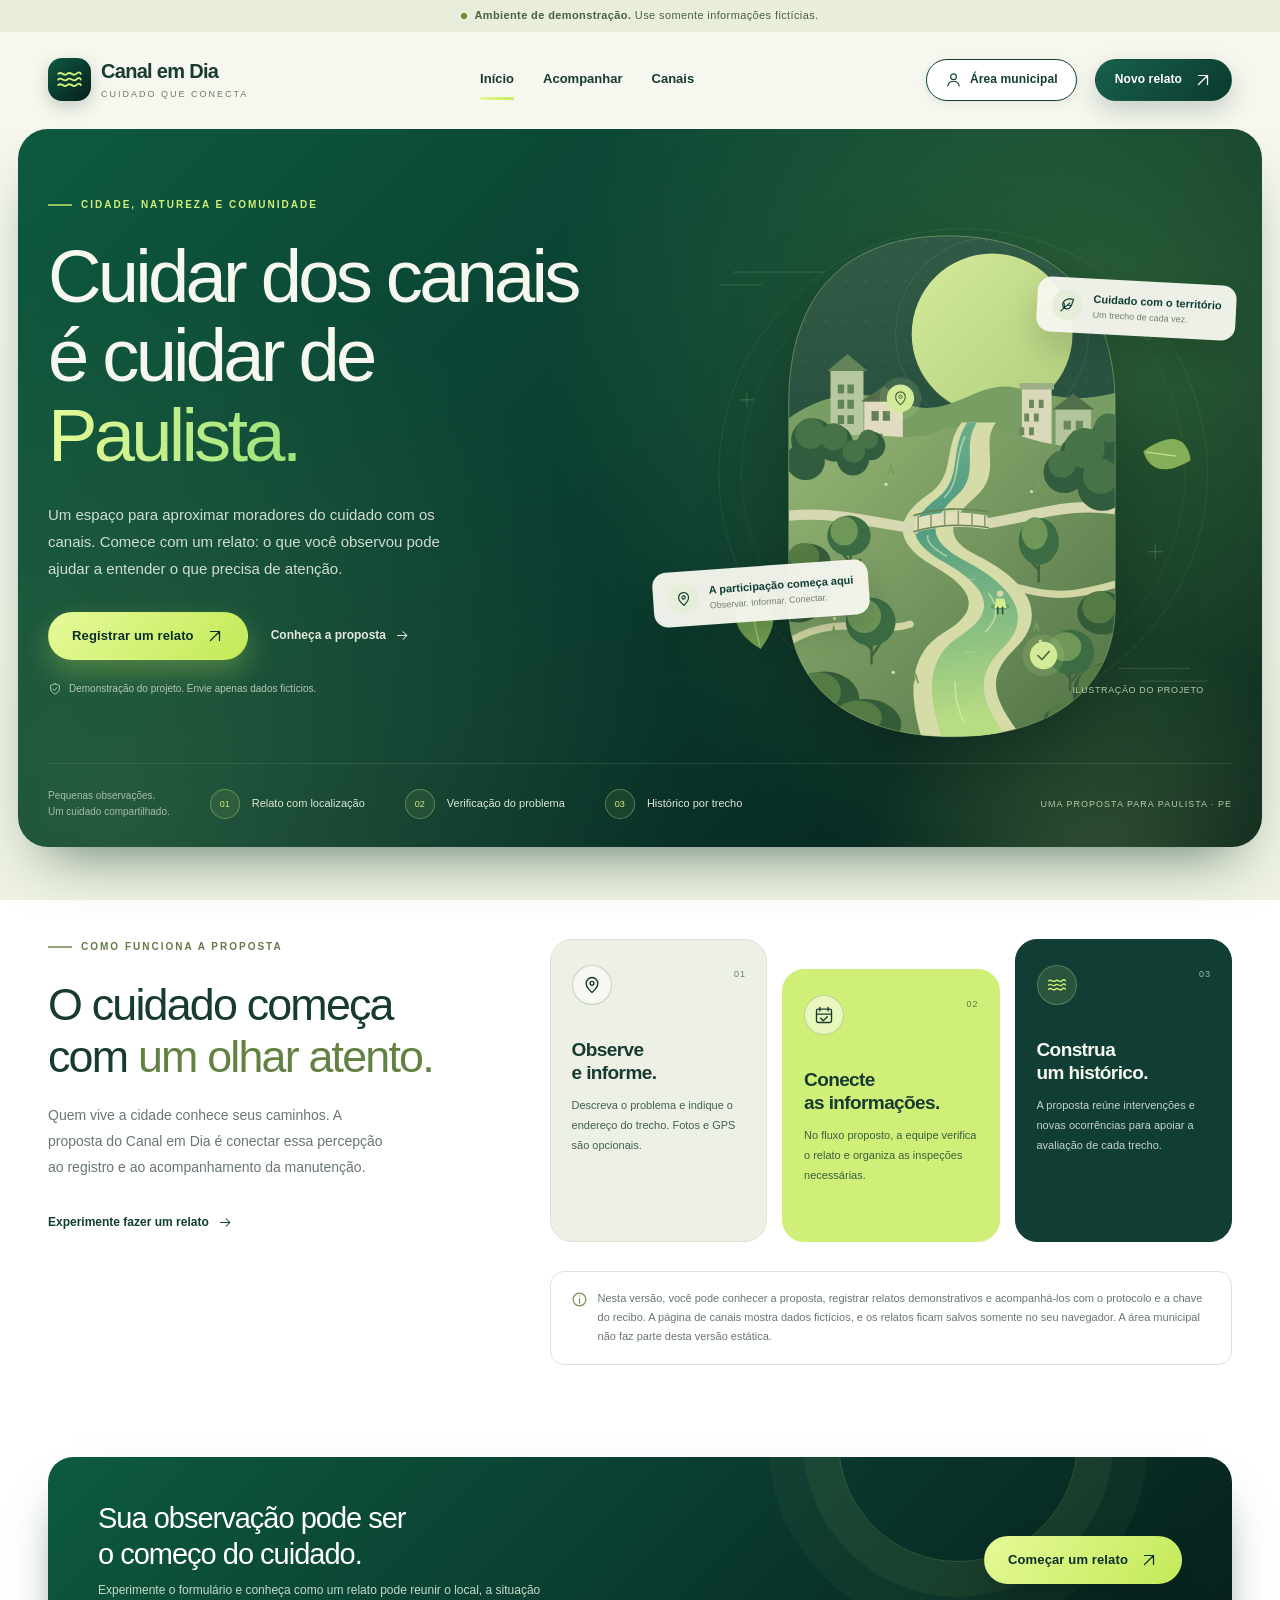
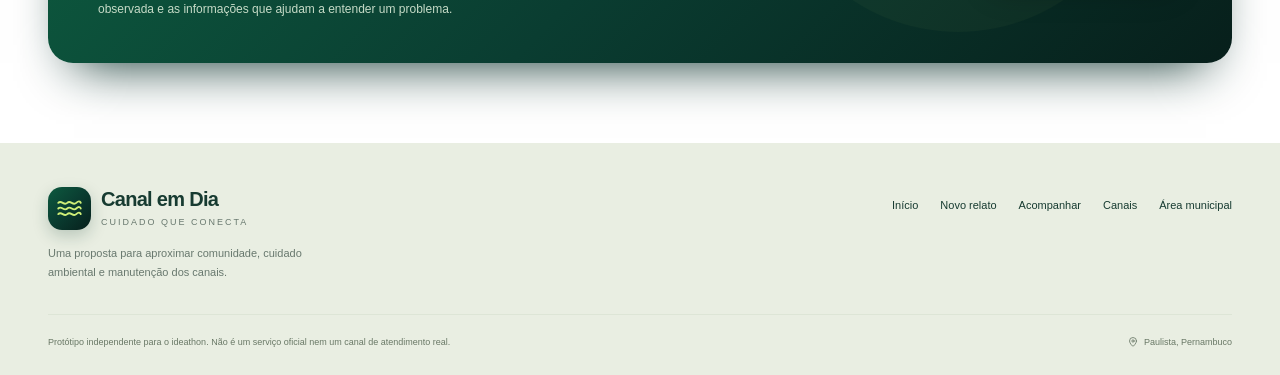
<file: index.html>
<!DOCTYPE html>
<html lang="pt-BR">
<head>
    <meta charset="utf-8">
    <meta name="viewport" content="width=device-width, initial-scale=1, viewport-fit=cover">
    <meta name="theme-color" content="#103e34">
    <meta name="description" content="Canal em Dia: protótipo para participação da comunidade e acompanhamento da manutenção dos canais de Paulista, Pernambuco.">
    <title>Cuidar dos canais é cuidar de Paulista · Canal em Dia</title>
    <link rel="icon" type="image/svg+xml" href="/images/favicon.svg">
    <link rel="stylesheet" href="/css/base.css">
    <link rel="stylesheet" href="/css/app.css">
    <link rel="stylesheet" href="/css/extra.css">
    <script src="/js/config.js" defer></script>
    <script src="/js/common.js" defer></script>
    <script src="/js/auth.js" defer></script>
</head>
<body>
    <a class="skip-link" href="#conteudo">Ir para o conteúdo</a>
<div class="demo-strip"><span class="demo-dot"></span><strong>Ambiente de demonstração.</strong> Use somente informações fictícias.</div>
<header class="site-header">
    <div class="container">
        <div class="header-inner">
            <a href="/" class="brand" aria-label="Canal em Dia — página inicial">
                <span class="brand-mark"><svg class="icon" viewBox="0 0 24 24" fill="none" stroke="currentColor" stroke-width="1.65" stroke-linecap="round" stroke-linejoin="round" aria-hidden="true"><path d="M2 7c3-3 5 3 8 0s5 3 8 0 4 0 4 0M2 12c3-3 5 3 8 0s5 3 8 0 4 0 4 0M2 17c3-3 5 3 8 0s5 3 8 0 4 0 4 0"/></svg></span>
                <span class="brand-name">Canal em Dia<small>Cuidado que conecta</small></span>
            </a>
            <nav class="desktop-nav" aria-label="Navegação principal">
                <a href="/" class="nav-item active" aria-current="page">Início</a>
                <a href="/acompanhar" class="nav-item">Acompanhar</a>
                <a href="/canais" class="nav-item">Canais</a>
            </nav>
            <div class="header-actions">
                <div class="staff-nav" data-staff-nav><a class="button button-outline button-small staff-cta" href="/entrar"><span class="cta-long">Área municipal</span></a></div>
                <a href="/novo-relato" class="button button-forest button-small">Novo relato <svg class="icon" viewBox="0 0 24 24" fill="none" stroke="currentColor" stroke-width="1.65" stroke-linecap="round" stroke-linejoin="round" aria-hidden="true"><path d="M6 18 18 6M6 6h12v12"/></svg></a>
                <button class="mobile-toggle" type="button" id="menu-toggle" aria-expanded="false" aria-controls="mobile-navigation" aria-label="Abrir ou fechar menu">
                    <span data-open><svg class="icon" viewBox="0 0 24 24" fill="none" stroke="currentColor" stroke-width="1.65" stroke-linecap="round" stroke-linejoin="round" aria-hidden="true"><path d="M4 6h16M4 12h16M4 18h16"/></svg></span><span data-close hidden><svg class="icon" viewBox="0 0 24 24" fill="none" stroke="currentColor" stroke-width="1.65" stroke-linecap="round" stroke-linejoin="round" aria-hidden="true"><path d="m6 6 12 12M6 18 18 6"/></svg></span>
                </button>
            </div>
        </div>
        <nav id="mobile-navigation" class="mobile-nav d-lg-none" aria-label="Navegação principal no celular" hidden>
            <a class="nav-item" href="/" aria-current="page">Início</a>
            <a class="nav-item" href="/acompanhar">Acompanhar relato</a>
            <a class="nav-item" href="/canais">Canais acompanhados</a>
            <div data-staff-nav-mobile><a class="nav-item" href="/entrar">Área municipal</a></div>
            <a class="button button-forest" href="/novo-relato">Novo relato <svg class="icon" viewBox="0 0 24 24" fill="none" stroke="currentColor" stroke-width="1.65" stroke-linecap="round" stroke-linejoin="round" aria-hidden="true"><path d="M4 12h15m-6-6 6 6-6 6"/></svg></a>
        </nav>
    </div>
</header>
    <main id="conteudo" tabindex="-1">

    <div class="hero-shell">
        <section class="hero" aria-labelledby="hero-heading">
            <div class="container">
                <div class="hero-grid">
                    <div class="hero-copy">
                        <div class="eyebrow">Cidade, natureza e comunidade</div>
                        <h1 id="hero-heading">Cuidar dos canais é cuidar de <em>Paulista.</em></h1>
                        <p class="hero-description">Um espaço para aproximar moradores do cuidado com os canais. Comece com um relato: o que você observou pode ajudar a entender o que precisa de atenção.</p>
                        <div class="hero-actions">
                            <a class="button button-lime" href="/novo-relato">Registrar um relato <svg class="icon" viewBox="0 0 24 24" fill="none" stroke="currentColor" stroke-width="1.65" stroke-linecap="round" stroke-linejoin="round" aria-hidden="true"><path d="M6 18 18 6M6 6h12v12"/></svg></a>
                            <a class="text-link" href="#como-funciona">Conheça a proposta <svg class="icon" viewBox="0 0 24 24" fill="none" stroke="currentColor" stroke-width="1.65" stroke-linecap="round" stroke-linejoin="round" aria-hidden="true"><path d="M4 12h15m-6-6 6 6-6 6"/></svg></a>
                        </div>
                        <p class="hero-note"><svg class="icon" viewBox="0 0 24 24" fill="none" stroke="currentColor" stroke-width="1.65" stroke-linecap="round" stroke-linejoin="round" aria-hidden="true"><path d="M12 3 4.5 6v6c0 5 7.5 9 7.5 9s7.5-4 7.5-9V6L12 3Z"/><path d="m8.5 12 2.5 2.5 4.5-5"/></svg> Demonstração do projeto. Envie apenas dados fictícios.</p>
                    </div>
                    <div class="hero-art">
                        <img src="/images/canal-paulista.svg" width="760" height="720" alt="Ilustração de um canal cercado por vegetação, casas e uma ponte, representando a conexão entre a cidade e a natureza.">
                        <div class="art-label art-label-one" aria-hidden="true"><span class="label-icon"><svg class="icon" viewBox="0 0 24 24" fill="none" stroke="currentColor" stroke-width="1.65" stroke-linecap="round" stroke-linejoin="round" aria-hidden="true"><path d="M20 4c-8-2-15 2-15 8a6 6 0 0 0 11 3c2-3 3-7 4-11Z"/><path d="M3 21 15 9M8 16l-1-6m5 2 5 1"/></svg></span><span><strong>Cuidado com o território</strong><small>Um trecho de cada vez.</small></span></div>
                        <div class="art-label art-label-two" aria-hidden="true"><span class="label-icon"><svg class="icon" viewBox="0 0 24 24" fill="none" stroke="currentColor" stroke-width="1.65" stroke-linecap="round" stroke-linejoin="round" aria-hidden="true"><path d="M19 10c0 5-7 11-7 11S5 15 5 10a7 7 0 0 1 14 0Z"/><circle cx="12" cy="10" r="2.3"/></svg></span><span><strong>A participação começa aqui</strong><small>Observar. Informar. Conectar.</small></span></div>
                        <span class="art-caption">ILUSTRAÇÃO DO PROJETO</span>
                    </div>
                </div>
                <div class="hero-bottom" aria-label="Visão geral da proposta">
                    <span class="hero-bottom-intro">Pequenas observações.<br>Um cuidado compartilhado.</span>
                    <div class="hero-step"><span>01</span> Relato com localização</div>
                    <div class="hero-step"><span>02</span> Verificação do problema</div>
                    <div class="hero-step"><span>03</span> Histórico por trecho</div>
                    <span class="last-note">Uma proposta para Paulista · PE</span>
                </div>
            </div>
        </section>
    </div>
    <section id="como-funciona" class="section-space" aria-labelledby="how-heading">
        <div class="container">
            <div class="how-grid">
                <div class="how-intro">
                    <div class="eyebrow">Como funciona a proposta</div>
                    <h2 id="how-heading" class="section-heading">O cuidado começa<br>com <em>um olhar atento.</em></h2>
                    <p class="section-description">Quem vive a cidade conhece seus caminhos. A proposta do Canal em Dia é conectar essa percepção ao registro e ao acompanhamento da manutenção.</p>
                    <a href="/novo-relato" class="text-link">Experimente fazer um relato <svg class="icon" viewBox="0 0 24 24" fill="none" stroke="currentColor" stroke-width="1.65" stroke-linecap="round" stroke-linejoin="round" aria-hidden="true"><path d="M4 12h15m-6-6 6 6-6 6"/></svg></a>
                </div>
                <div>
                    <div class="how-cards">
                        <article class="how-card"><span class="card-number">01</span><span class="card-icon"><svg class="icon" viewBox="0 0 24 24" fill="none" stroke="currentColor" stroke-width="1.65" stroke-linecap="round" stroke-linejoin="round" aria-hidden="true"><path d="M19 10c0 5-7 11-7 11S5 15 5 10a7 7 0 0 1 14 0Z"/><circle cx="12" cy="10" r="2.3"/></svg></span><h3>Observe<br>e informe.</h3><p>Descreva o problema e indique o endereço do trecho. Fotos e GPS são opcionais.</p></article>
                        <article class="how-card"><span class="card-number">02</span><span class="card-icon"><svg class="icon" viewBox="0 0 24 24" fill="none" stroke="currentColor" stroke-width="1.65" stroke-linecap="round" stroke-linejoin="round" aria-hidden="true"><rect x="3" y="5" width="18" height="16" rx="2"/><path d="M7 3v4m10-4v4M3 11h18m-13 5 3 3 5-5"/></svg></span><h3>Conecte<br>as informações.</h3><p>No fluxo proposto, a equipe verifica o relato e organiza as inspeções necessárias.</p></article>
                        <article class="how-card"><span class="card-number">03</span><span class="card-icon"><svg class="icon" viewBox="0 0 24 24" fill="none" stroke="currentColor" stroke-width="1.65" stroke-linecap="round" stroke-linejoin="round" aria-hidden="true"><path d="M2 7c3-3 5 3 8 0s5 3 8 0 4 0 4 0M2 12c3-3 5 3 8 0s5 3 8 0 4 0 4 0M2 17c3-3 5 3 8 0s5 3 8 0 4 0 4 0"/></svg></span><h3>Construa<br>um histórico.</h3><p>A proposta reúne intervenções e novas ocorrências para apoiar a avaliação de cada trecho.</p></article>
                    </div>
                    <div class="scope-note"><svg class="icon" viewBox="0 0 24 24" fill="none" stroke="currentColor" stroke-width="1.65" stroke-linecap="round" stroke-linejoin="round" aria-hidden="true"><circle cx="12" cy="12" r="9"/><path d="M12 11v6m0-10h.01"/></svg><span>Nesta versão, você pode conhecer a proposta, registrar relatos demonstrativos e acompanhá-los com o protocolo e a chave do recibo. A página de canais mostra dados fictícios, e os relatos ficam salvos somente no seu navegador. A área municipal não faz parte desta versão estática.</span></div>
                </div>
            </div>
        </div>
    </section>
    <section class="pre-footer" aria-labelledby="participation-heading">
        <div class="container"><div class="participation-banner">
            <div><h2 id="participation-heading">Sua observação pode ser<br>o começo do cuidado.</h2><p>Experimente o formulário e conheça como um relato pode reunir o local, a situação observada e as informações que ajudam a entender um problema.</p></div>
            <a class="button button-forest" href="/novo-relato">Começar um relato <svg class="icon" viewBox="0 0 24 24" fill="none" stroke="currentColor" stroke-width="1.65" stroke-linecap="round" stroke-linejoin="round" aria-hidden="true"><path d="M6 18 18 6M6 6h12v12"/></svg></a>
        </div></div>
    </section>


    </main>
<footer class="site-footer">
    <div class="container">
        <div class="footer-top">
            <div class="footer-brand">
                <a href="/" class="brand" aria-label="Canal em Dia — voltar ao início"><span class="brand-mark"><svg class="icon" viewBox="0 0 24 24" fill="none" stroke="currentColor" stroke-width="1.65" stroke-linecap="round" stroke-linejoin="round" aria-hidden="true"><path d="M2 7c3-3 5 3 8 0s5 3 8 0 4 0 4 0M2 12c3-3 5 3 8 0s5 3 8 0 4 0 4 0M2 17c3-3 5 3 8 0s5 3 8 0 4 0 4 0"/></svg></span><span class="brand-name">Canal em Dia<small>Cuidado que conecta</small></span></a>
                <p>Uma proposta para aproximar comunidade, cuidado ambiental e manutenção dos canais.</p>
            </div>
            <nav class="footer-links" aria-label="Navegação do rodapé">
                <a href="/">Início</a>
                <a href="/novo-relato">Novo relato</a>
                <a href="/acompanhar">Acompanhar</a>
                <a href="/canais">Canais</a>
                <span data-staff-nav-footer><a href="/entrar">Área municipal</a></span>
            </nav>
        </div>
        <div class="footer-bottom">
            <p>Protótipo independente para o ideathon. Não é um serviço oficial nem um canal de atendimento real.</p>
            <span class="footer-local"><svg class="icon" viewBox="0 0 24 24" fill="none" stroke="currentColor" stroke-width="1.65" stroke-linecap="round" stroke-linejoin="round" aria-hidden="true"><path d="M19 10c0 5-7 11-7 11S5 15 5 10a7 7 0 0 1 14 0Z"/><circle cx="12" cy="10" r="2.3"/></svg> Paulista, Pernambuco</span>
        </div>
    </div>
</footer>
    <nav class="tabbar" aria-label="Navegação rápida"><a href="/" class="" aria-current="page"><svg class="icon" viewBox="0 0 24 24" fill="none" stroke="currentColor" stroke-width="1.65" stroke-linecap="round" stroke-linejoin="round" aria-hidden="true"><path d="m3 10 9-7 9 7M5 9v12h14V9M9 21v-7h6v7"/></svg><span>Início</span></a><a href="/acompanhar" class=""><svg class="icon" viewBox="0 0 24 24" fill="none" stroke="currentColor" stroke-width="1.65" stroke-linecap="round" stroke-linejoin="round" aria-hidden="true"><rect x="7" y="4" width="13" height="16" rx="2"/><path d="M7 8H4v13h12v-1M11 4V2h5v2"/></svg><span>Acompanhar</span></a><a href="/novo-relato" class="tab-cta"><svg class="icon" viewBox="0 0 24 24" fill="none" stroke="currentColor" stroke-width="1.65" stroke-linecap="round" stroke-linejoin="round" aria-hidden="true"><path d="M12 4v16M4 12h16"/></svg><span>Relato</span></a><a href="/canais" class=""><svg class="icon" viewBox="0 0 24 24" fill="none" stroke="currentColor" stroke-width="1.65" stroke-linecap="round" stroke-linejoin="round" aria-hidden="true"><path d="M2 7c3-3 5 3 8 0s5 3 8 0 4 0 4 0M2 12c3-3 5 3 8 0s5 3 8 0 4 0 4 0M2 17c3-3 5 3 8 0s5 3 8 0 4 0 4 0"/></svg><span>Canais</span></a><a href="/entrar" class="tab-staff" data-tab-staff><svg class="icon" viewBox="0 0 24 24" fill="none" stroke="currentColor" stroke-width="1.65" stroke-linecap="round" stroke-linejoin="round" aria-hidden="true"><circle cx="12" cy="8" r="4"/><path d="M4 21c1-4.5 4.5-6.5 8-6.5s7 2 8 6.5"/></svg><span>Área</span></a></nav>
</body>
</html>
</file>
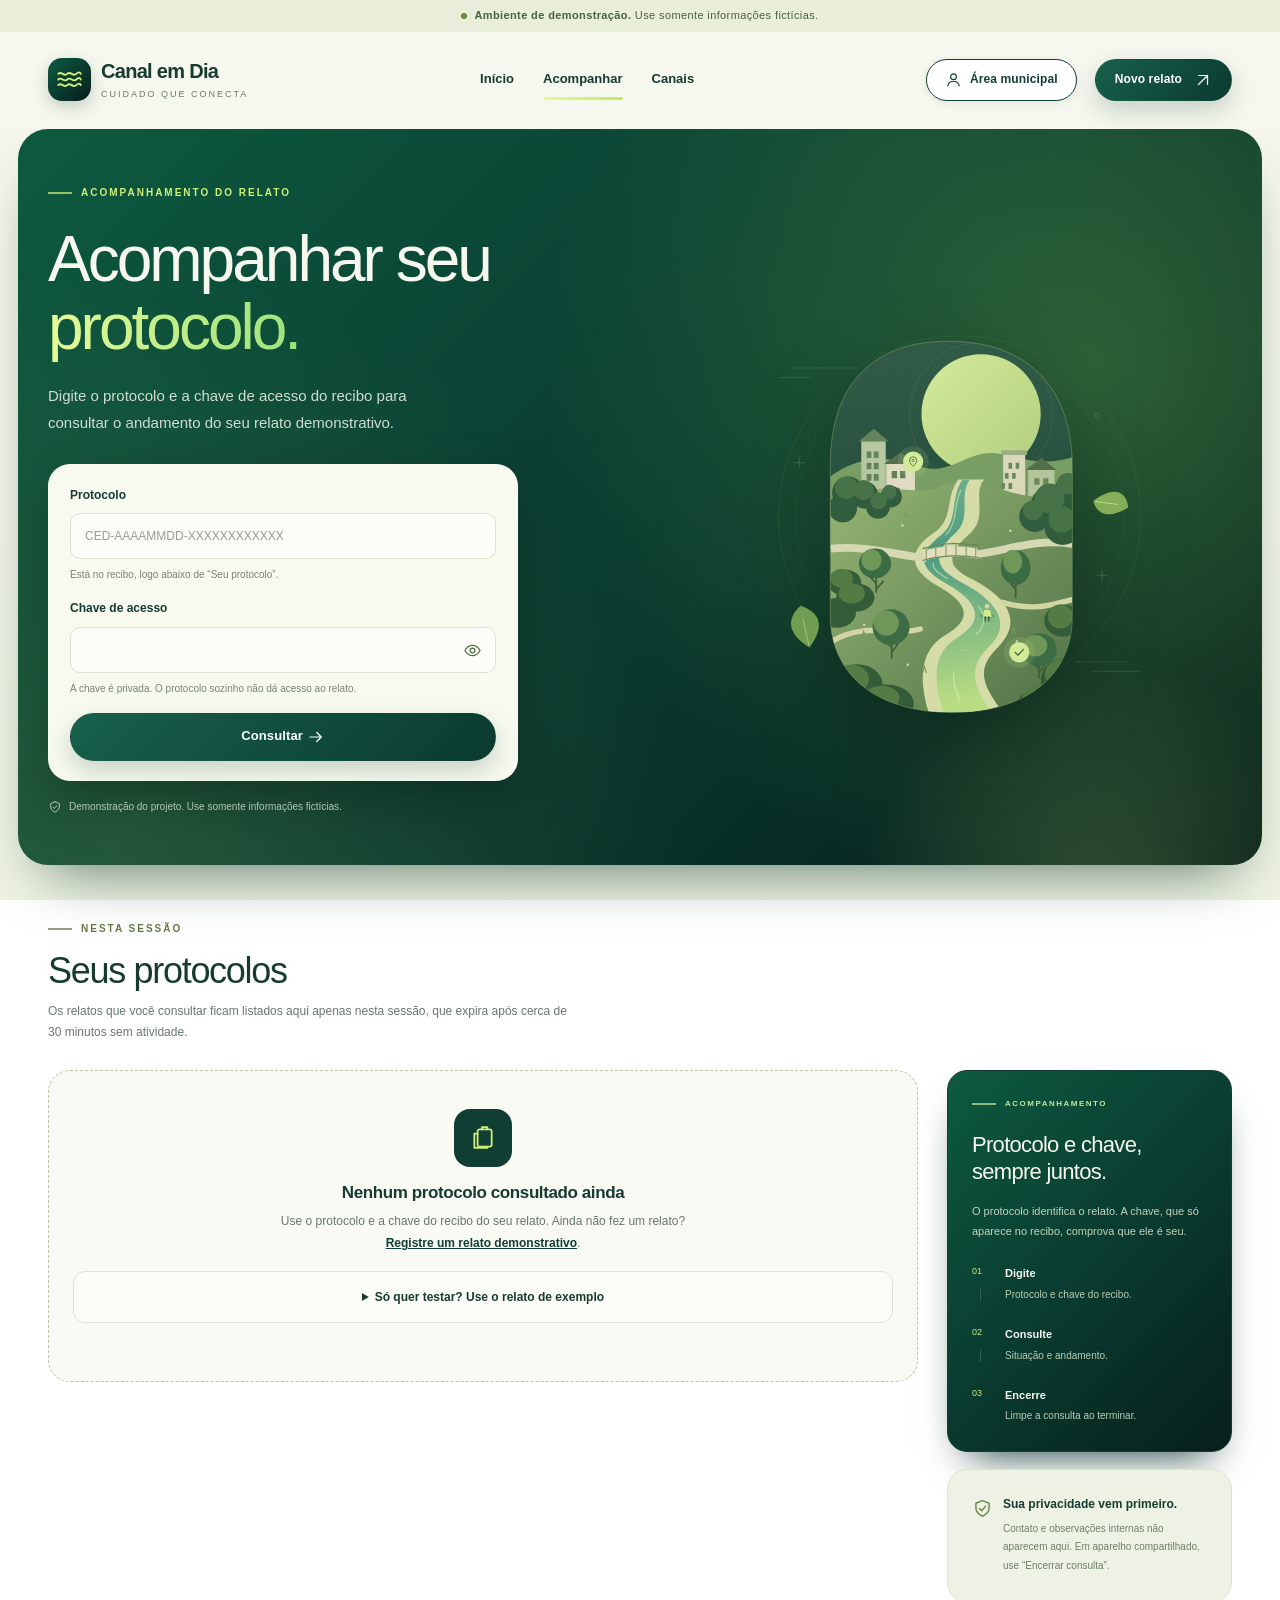
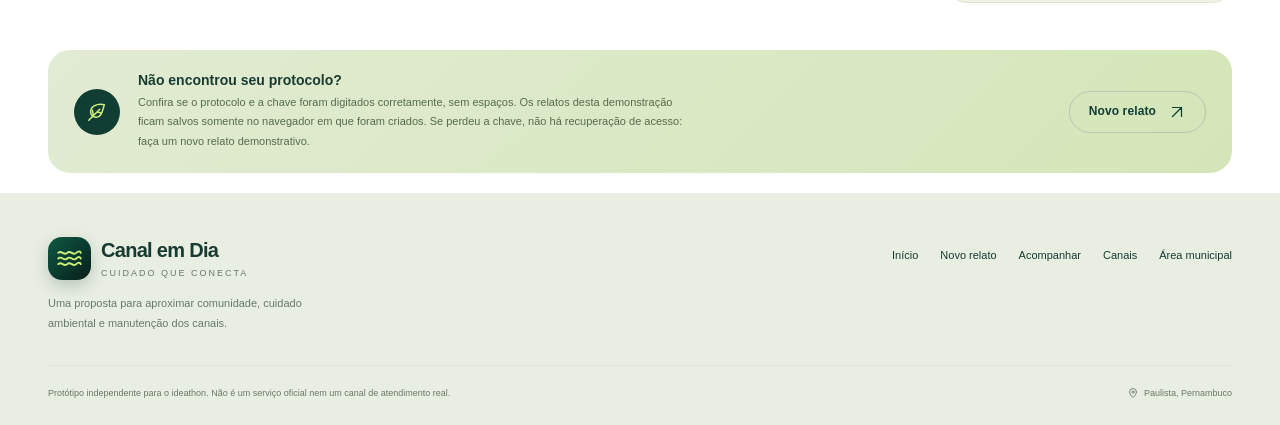
<file: acompanhar.html>
<!DOCTYPE html>
<html lang="pt-BR">
<head>
    <meta charset="utf-8">
    <meta name="viewport" content="width=device-width, initial-scale=1, viewport-fit=cover">
    <meta name="theme-color" content="#103e34">
    <meta name="description" content="Canal em Dia: protótipo para participação da comunidade e acompanhamento da manutenção dos canais de Paulista, Pernambuco.">
    <title>Acompanhar relato · Canal em Dia</title>
    <link rel="icon" type="image/svg+xml" href="/images/favicon.svg">
    <link rel="stylesheet" href="/css/base.css">
    <link rel="stylesheet" href="/css/app.css">
    <link rel="stylesheet" href="/css/extra.css">
    <script src="/js/config.js" defer></script>
    <script src="/js/common.js" defer></script>
    <script src="/js/auth.js" defer></script>
    <script src="/js/acompanhar.js" defer></script>
</head>
<body>
    <a class="skip-link" href="#conteudo">Ir para o conteúdo</a>
<div class="demo-strip"><span class="demo-dot"></span><strong>Ambiente de demonstração.</strong> Use somente informações fictícias.</div>
<header class="site-header">
    <div class="container">
        <div class="header-inner">
            <a href="/" class="brand" aria-label="Canal em Dia — página inicial">
                <span class="brand-mark"><svg class="icon" viewBox="0 0 24 24" fill="none" stroke="currentColor" stroke-width="1.65" stroke-linecap="round" stroke-linejoin="round" aria-hidden="true"><path d="M2 7c3-3 5 3 8 0s5 3 8 0 4 0 4 0M2 12c3-3 5 3 8 0s5 3 8 0 4 0 4 0M2 17c3-3 5 3 8 0s5 3 8 0 4 0 4 0"/></svg></span>
                <span class="brand-name">Canal em Dia<small>Cuidado que conecta</small></span>
            </a>
            <nav class="desktop-nav" aria-label="Navegação principal">
                <a href="/" class="nav-item">Início</a>
                <a href="/acompanhar" class="nav-item active" aria-current="page">Acompanhar</a>
                <a href="/canais" class="nav-item">Canais</a>
            </nav>
            <div class="header-actions">
                <div class="staff-nav" data-staff-nav><a class="button button-outline button-small staff-cta" href="/entrar"><span class="cta-long">Área municipal</span></a></div>
                <a href="/novo-relato" class="button button-forest button-small">Novo relato <svg class="icon" viewBox="0 0 24 24" fill="none" stroke="currentColor" stroke-width="1.65" stroke-linecap="round" stroke-linejoin="round" aria-hidden="true"><path d="M6 18 18 6M6 6h12v12"/></svg></a>
                <button class="mobile-toggle" type="button" id="menu-toggle" aria-expanded="false" aria-controls="mobile-navigation" aria-label="Abrir ou fechar menu">
                    <span data-open><svg class="icon" viewBox="0 0 24 24" fill="none" stroke="currentColor" stroke-width="1.65" stroke-linecap="round" stroke-linejoin="round" aria-hidden="true"><path d="M4 6h16M4 12h16M4 18h16"/></svg></span><span data-close hidden><svg class="icon" viewBox="0 0 24 24" fill="none" stroke="currentColor" stroke-width="1.65" stroke-linecap="round" stroke-linejoin="round" aria-hidden="true"><path d="m6 6 12 12M6 18 18 6"/></svg></span>
                </button>
            </div>
        </div>
        <nav id="mobile-navigation" class="mobile-nav d-lg-none" aria-label="Navegação principal no celular" hidden>
            <a class="nav-item" href="/">Início</a>
            <a class="nav-item" href="/acompanhar" aria-current="page">Acompanhar relato</a>
            <a class="nav-item" href="/canais">Canais acompanhados</a>
            <div data-staff-nav-mobile><a class="nav-item" href="/entrar">Área municipal</a></div>
            <a class="button button-forest" href="/novo-relato">Novo relato <svg class="icon" viewBox="0 0 24 24" fill="none" stroke="currentColor" stroke-width="1.65" stroke-linecap="round" stroke-linejoin="round" aria-hidden="true"><path d="M4 12h15m-6-6 6 6-6 6"/></svg></a>
        </nav>
    </div>
</header>
    <main id="conteudo" tabindex="-1">
<div>
    <div class="hero-shell">
        <section class="hero hero-compact" aria-labelledby="track-heading">
            <div class="container">
                <div class="hero-grid">
                    <div class="hero-copy">
                        <div class="eyebrow">Acompanhamento do relato</div>
                        <h1 id="track-heading">Acompanhar seu <em>protocolo.</em></h1>
                        <p class="hero-description">Digite o protocolo e a chave de acesso do recibo para consultar o andamento do seu relato demonstrativo.</p>

                        <form class="lookup-card" id="lookup-form" novalidate aria-label="Consultar protocolo">
                            <div class="lookup-field">
                                <label for="field-protocol" class="form-label">Protocolo</label>
                                <input id="field-protocol" type="text" class="form-control" maxlength="40" required autocomplete="off" autocapitalize="characters" spellcheck="false" placeholder="CED-AAAAMMDD-XXXXXXXXXXXX" aria-describedby="protocol-help">
                                <p class="field-help mb-0" id="protocol-help">Está no recibo, logo abaixo de “Seu protocolo”.</p>
                                <p class="field-error" id="error-protocol" role="alert" hidden></p>
                            </div>
                            <div class="lookup-field">
                                <label for="field-credential" class="form-label">Chave de acesso</label>
                                <div class="lookup-secret">
                                    <input id="field-credential" type="password" class="form-control" maxlength="128" required autocomplete="off" autocapitalize="off" spellcheck="false" aria-describedby="credential-help">
                                    <button type="button" class="lookup-toggle" id="toggle-key" aria-pressed="false" aria-label="Mostrar a chave de acesso">
                                        <span data-show><svg class="icon" viewBox="0 0 24 24" fill="none" stroke="currentColor" stroke-width="1.65" stroke-linecap="round" stroke-linejoin="round" aria-hidden="true"><path d="M2.5 12S6 5.5 12 5.5 21.5 12 21.5 12 18 18.5 12 18.5 2.5 12 2.5 12Z"/><circle cx="12" cy="12" r="3"/></svg></span><span data-hide hidden><svg class="icon" viewBox="0 0 24 24" fill="none" stroke="currentColor" stroke-width="1.65" stroke-linecap="round" stroke-linejoin="round" aria-hidden="true"><path d="M3 3l18 18M10.6 5.7A9.6 9.6 0 0 1 12 5.5c6 0 9.5 6.5 9.5 6.5a16 16 0 0 1-2.6 3.4M6.5 7.2C4 8.9 2.5 12 2.5 12s3.5 6.5 9.5 6.5c1.6 0 3-.4 4.2-1M9.9 9.9a3 3 0 0 0 4.2 4.2"/></svg></span>
                                    </button>
                                </div>
                                <p class="field-help mb-0" id="credential-help">A chave é privada. O protocolo sozinho não dá acesso ao relato.</p>
                                <p class="field-error" id="error-credential" role="alert" hidden></p>
                            </div>
                            <button type="submit" class="button button-forest lookup-submit" id="lookup-submit">
                                <span data-idle>Consultar <svg class="icon" viewBox="0 0 24 24" fill="none" stroke="currentColor" stroke-width="1.65" stroke-linecap="round" stroke-linejoin="round" aria-hidden="true"><path d="M4 12h15m-6-6 6 6-6 6"/></svg></span>
                                <span data-busy hidden><span class="loading-spinner"></span> Consultando…</span>
                            </button>
                            <div class="connection-notice" id="offline-notice" role="status" hidden><svg class="icon" viewBox="0 0 24 24" fill="none" stroke="currentColor" stroke-width="1.65" stroke-linecap="round" stroke-linejoin="round" aria-hidden="true"><path d="m12 3 10 18H2L12 3Z"/><path d="M12 9v5m0 3h.01"/></svg> Você está sem conexão. Esta página funciona offline, mas confira sua rede se algo não carregar.</div>
                        </form>
                        <p class="hero-note"><svg class="icon" viewBox="0 0 24 24" fill="none" stroke="currentColor" stroke-width="1.65" stroke-linecap="round" stroke-linejoin="round" aria-hidden="true"><path d="M12 3 4.5 6v6c0 5 7.5 9 7.5 9s7.5-4 7.5-9V6L12 3Z"/><path d="m8.5 12 2.5 2.5 4.5-5"/></svg> Demonstração do projeto. Use somente informações fictícias.</p>
                    </div>
                    <div class="hero-art"><img src="/images/canal-paulista.svg" width="760" height="720" alt="" role="presentation"></div>
                </div>
            </div>
        </section>
    </div>

    <section class="track-section" aria-labelledby="list-heading">
        <div class="container">
            <div class="section-head">
                <div>
                    <div class="eyebrow">Nesta sessão</div>
                    <h2 id="list-heading">Seus protocolos</h2>
                    <p>Os relatos que você consultar ficam listados aqui apenas nesta sessão, que expira após cerca de 30 minutos sem atividade.</p>
                </div>
                <button type="button" class="button button-outline button-small" id="forget-btn" hidden><svg class="icon" viewBox="0 0 24 24" fill="none" stroke="currentColor" stroke-width="1.65" stroke-linecap="round" stroke-linejoin="round" aria-hidden="true"><rect x="5" y="10.5" width="14" height="10" rx="2"/><path d="M8 10.5V8a4 4 0 0 1 8 0v2.5"/></svg> Encerrar consulta</button>
            </div>

            <div class="track-layout" id="track-layout"></div>

            <div class="help-band">
                <span class="tile tile-round" aria-hidden="true"><svg class="icon" viewBox="0 0 24 24" fill="none" stroke="currentColor" stroke-width="1.65" stroke-linecap="round" stroke-linejoin="round" aria-hidden="true"><path d="M20 4c-8-2-15 2-15 8a6 6 0 0 0 11 3c2-3 3-7 4-11Z"/><path d="M3 21 15 9M8 16l-1-6m5 2 5 1"/></svg></span>
                <div>
                    <h3>Não encontrou seu protocolo?</h3>
                    <p>Confira se o protocolo e a chave foram digitados corretamente, sem espaços. Os relatos desta demonstração ficam salvos somente no navegador em que foram criados. Se perdeu a chave, não há recuperação de acesso: faça um novo relato demonstrativo.</p>
                </div>
                <a class="button button-outline button-small" href="/novo-relato">Novo relato <svg class="icon" viewBox="0 0 24 24" fill="none" stroke="currentColor" stroke-width="1.65" stroke-linecap="round" stroke-linejoin="round" aria-hidden="true"><path d="M6 18 18 6M6 6h12v12"/></svg></a>
            </div>
        </div>
    </section>
</div>

<template id="tpl-empty">
    <div class="empty-card">
        <span class="tile" aria-hidden="true"><svg class="icon" viewBox="0 0 24 24" fill="none" stroke="currentColor" stroke-width="1.65" stroke-linecap="round" stroke-linejoin="round" aria-hidden="true"><rect x="7" y="4" width="13" height="16" rx="2"/><path d="M7 8H4v13h12v-1M11 4V2h5v2"/></svg></span>
        <h3>Nenhum protocolo consultado ainda</h3>
        <p>Use o protocolo e a chave do recibo do seu relato. Ainda não fez um relato? <a href="/novo-relato">Registre um relato demonstrativo</a>.</p>
        <details class="privacy-box mt-3">
            <summary>Só quer testar? Use o relato de exemplo</summary>
            <div class="privacy-content">
                <p>Protocolo: <code>CED-20261015-0A1B2C3D4E5F</code><br>Chave: <code>DEMO-chave-fictica-0123456789-abcdef</code></p>
                <button type="button" class="button button-outline button-small" id="fill-demo">Preencher os campos</button>
            </div>
        </details>
    </div>
</template>

<template id="tpl-sidebar">
    <aside class="report-sidebar" aria-label="Como funciona o acompanhamento">
        <div class="sidebar-card dark">
            <div class="eyebrow">Acompanhamento</div>
            <h2>Protocolo e chave,<br>sempre juntos.</h2>
            <p>O protocolo identifica o relato. A chave, que só aparece no recibo, comprova que ele é seu.</p>
            <ol class="sidebar-steps">
                <li><strong>Digite</strong><span>Protocolo e chave do recibo.</span></li>
                <li><strong>Consulte</strong><span>Situação e andamento.</span></li>
                <li><strong>Encerre</strong><span>Limpe a consulta ao terminar.</span></li>
            </ol>
        </div>
        <div class="sidebar-card"><div class="sidebar-safe"><svg class="icon" viewBox="0 0 24 24" fill="none" stroke="currentColor" stroke-width="1.65" stroke-linecap="round" stroke-linejoin="round" aria-hidden="true"><path d="M12 3 4.5 6v6c0 5 7.5 9 7.5 9s7.5-4 7.5-9V6L12 3Z"/><path d="m8.5 12 2.5 2.5 4.5-5"/></svg><div><h3>Sua privacidade vem primeiro.</h3><p>Contato e observações internas não aparecem aqui. Em aparelho compartilhado, use “Encerrar consulta”.</p></div></div></div>
    </aside>
</template>
    </main>
<footer class="site-footer">
    <div class="container">
        <div class="footer-top">
            <div class="footer-brand">
                <a href="/" class="brand" aria-label="Canal em Dia — voltar ao início"><span class="brand-mark"><svg class="icon" viewBox="0 0 24 24" fill="none" stroke="currentColor" stroke-width="1.65" stroke-linecap="round" stroke-linejoin="round" aria-hidden="true"><path d="M2 7c3-3 5 3 8 0s5 3 8 0 4 0 4 0M2 12c3-3 5 3 8 0s5 3 8 0 4 0 4 0M2 17c3-3 5 3 8 0s5 3 8 0 4 0 4 0"/></svg></span><span class="brand-name">Canal em Dia<small>Cuidado que conecta</small></span></a>
                <p>Uma proposta para aproximar comunidade, cuidado ambiental e manutenção dos canais.</p>
            </div>
            <nav class="footer-links" aria-label="Navegação do rodapé">
                <a href="/">Início</a>
                <a href="/novo-relato">Novo relato</a>
                <a href="/acompanhar">Acompanhar</a>
                <a href="/canais">Canais</a>
                <span data-staff-nav-footer><a href="/entrar">Área municipal</a></span>
            </nav>
        </div>
        <div class="footer-bottom">
            <p>Protótipo independente para o ideathon. Não é um serviço oficial nem um canal de atendimento real.</p>
            <span class="footer-local"><svg class="icon" viewBox="0 0 24 24" fill="none" stroke="currentColor" stroke-width="1.65" stroke-linecap="round" stroke-linejoin="round" aria-hidden="true"><path d="M19 10c0 5-7 11-7 11S5 15 5 10a7 7 0 0 1 14 0Z"/><circle cx="12" cy="10" r="2.3"/></svg> Paulista, Pernambuco</span>
        </div>
    </div>
</footer>
    <nav class="tabbar" aria-label="Navegação rápida"><a href="/" class=""><svg class="icon" viewBox="0 0 24 24" fill="none" stroke="currentColor" stroke-width="1.65" stroke-linecap="round" stroke-linejoin="round" aria-hidden="true"><path d="m3 10 9-7 9 7M5 9v12h14V9M9 21v-7h6v7"/></svg><span>Início</span></a><a href="/acompanhar" class="" aria-current="page"><svg class="icon" viewBox="0 0 24 24" fill="none" stroke="currentColor" stroke-width="1.65" stroke-linecap="round" stroke-linejoin="round" aria-hidden="true"><rect x="7" y="4" width="13" height="16" rx="2"/><path d="M7 8H4v13h12v-1M11 4V2h5v2"/></svg><span>Acompanhar</span></a><a href="/novo-relato" class="tab-cta"><svg class="icon" viewBox="0 0 24 24" fill="none" stroke="currentColor" stroke-width="1.65" stroke-linecap="round" stroke-linejoin="round" aria-hidden="true"><path d="M12 4v16M4 12h16"/></svg><span>Relato</span></a><a href="/canais" class=""><svg class="icon" viewBox="0 0 24 24" fill="none" stroke="currentColor" stroke-width="1.65" stroke-linecap="round" stroke-linejoin="round" aria-hidden="true"><path d="M2 7c3-3 5 3 8 0s5 3 8 0 4 0 4 0M2 12c3-3 5 3 8 0s5 3 8 0 4 0 4 0M2 17c3-3 5 3 8 0s5 3 8 0 4 0 4 0"/></svg><span>Canais</span></a><a href="/entrar" class="tab-staff" data-tab-staff><svg class="icon" viewBox="0 0 24 24" fill="none" stroke="currentColor" stroke-width="1.65" stroke-linecap="round" stroke-linejoin="round" aria-hidden="true"><circle cx="12" cy="8" r="4"/><path d="M4 21c1-4.5 4.5-6.5 8-6.5s7 2 8 6.5"/></svg><span>Área</span></a></nav>
</body>
</html>
</file>
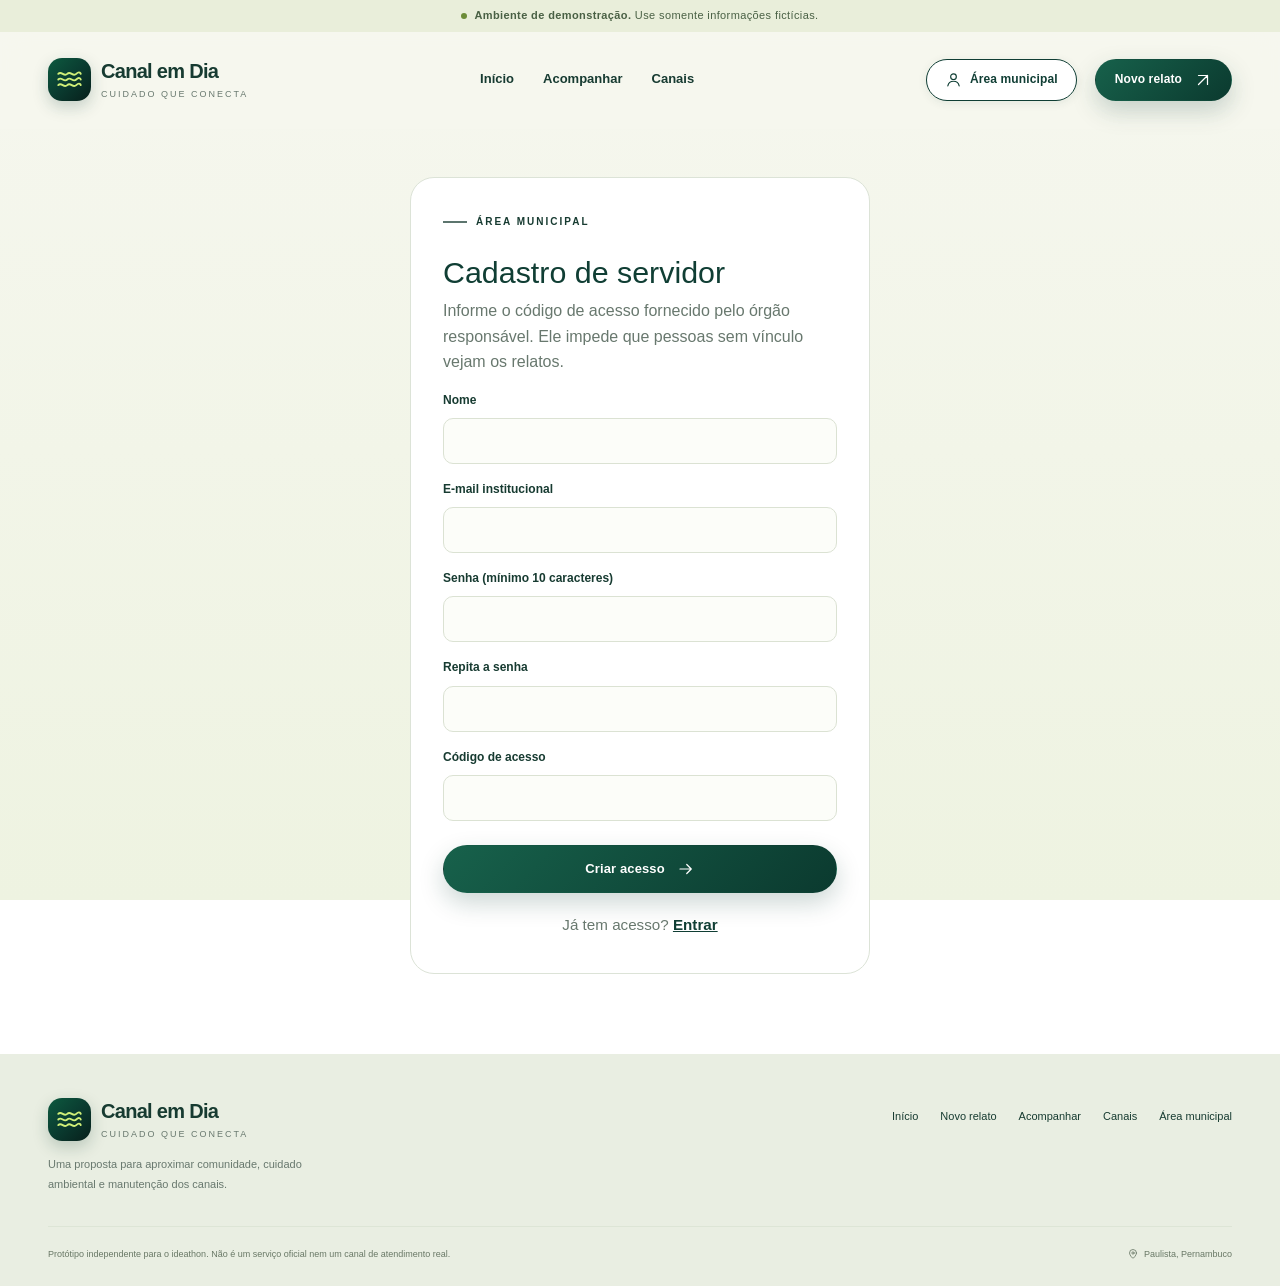
<file: cadastro.html>
<!DOCTYPE html>
<html lang="pt-BR">
<head>
    <meta charset="utf-8">
    <meta name="viewport" content="width=device-width, initial-scale=1, viewport-fit=cover">
    <meta name="theme-color" content="#103e34">
    <meta name="description" content="Canal em Dia: protótipo para participação da comunidade e acompanhamento da manutenção dos canais de Paulista, Pernambuco.">
    <title>Cadastro de servidor · Canal em Dia</title>
    <meta name="robots" content="noindex, nofollow">
    <link rel="icon" type="image/svg+xml" href="/images/favicon.svg">
    <link rel="stylesheet" href="/css/base.css">
    <link rel="stylesheet" href="/css/app.css">
    <link rel="stylesheet" href="/css/extra.css">
    <link rel="stylesheet" href="/css/painel.css">
    <script src="/js/config.js" defer></script>
    <script src="/js/common.js" defer></script>
    <script src="/js/auth.js" defer></script>
    <script src="/js/cadastro.js" defer></script>
</head>
<body>
    <a class="skip-link" href="#conteudo">Ir para o conteúdo</a>
<div class="demo-strip"><span class="demo-dot"></span><strong>Ambiente de demonstração.</strong> Use somente informações fictícias.</div>
<header class="site-header">
    <div class="container">
        <div class="header-inner">
            <a href="/" class="brand" aria-label="Canal em Dia — página inicial">
                <span class="brand-mark"><svg class="icon" viewBox="0 0 24 24" fill="none" stroke="currentColor" stroke-width="1.65" stroke-linecap="round" stroke-linejoin="round" aria-hidden="true"><path d="M2 7c3-3 5 3 8 0s5 3 8 0 4 0 4 0M2 12c3-3 5 3 8 0s5 3 8 0 4 0 4 0M2 17c3-3 5 3 8 0s5 3 8 0 4 0 4 0"/></svg></span>
                <span class="brand-name">Canal em Dia<small>Cuidado que conecta</small></span>
            </a>
            <nav class="desktop-nav" aria-label="Navegação principal">
                <a href="/" class="nav-item">Início</a>
                <a href="/acompanhar" class="nav-item">Acompanhar</a>
                <a href="/canais" class="nav-item">Canais</a>
            </nav>
            <div class="header-actions">
                <div class="staff-nav" data-staff-nav><a class="button button-outline button-small staff-cta" href="/entrar"><span class="cta-long">Área municipal</span></a></div>
                <a href="/novo-relato" class="button button-forest button-small">Novo relato <svg class="icon" viewBox="0 0 24 24" fill="none" stroke="currentColor" stroke-width="1.65" stroke-linecap="round" stroke-linejoin="round" aria-hidden="true"><path d="M6 18 18 6M6 6h12v12"/></svg></a>
                <button class="mobile-toggle" type="button" id="menu-toggle" aria-expanded="false" aria-controls="mobile-navigation" aria-label="Abrir ou fechar menu">
                    <span data-open><svg class="icon" viewBox="0 0 24 24" fill="none" stroke="currentColor" stroke-width="1.65" stroke-linecap="round" stroke-linejoin="round" aria-hidden="true"><path d="M4 6h16M4 12h16M4 18h16"/></svg></span><span data-close hidden><svg class="icon" viewBox="0 0 24 24" fill="none" stroke="currentColor" stroke-width="1.65" stroke-linecap="round" stroke-linejoin="round" aria-hidden="true"><path d="m6 6 12 12M6 18 18 6"/></svg></span>
                </button>
            </div>
        </div>
        <nav id="mobile-navigation" class="mobile-nav d-lg-none" aria-label="Navegação principal no celular" hidden>
            <a class="nav-item" href="/">Início</a>
            <a class="nav-item" href="/acompanhar">Acompanhar relato</a>
            <a class="nav-item" href="/canais">Canais acompanhados</a>
            <div data-staff-nav-mobile><a class="nav-item" href="/entrar">Área municipal</a></div>
            <a class="button button-forest" href="/novo-relato">Novo relato <svg class="icon" viewBox="0 0 24 24" fill="none" stroke="currentColor" stroke-width="1.65" stroke-linecap="round" stroke-linejoin="round" aria-hidden="true"><path d="M4 12h15m-6-6 6 6-6 6"/></svg></a>
        </nav>
    </div>
</header>
    <main id="conteudo" tabindex="-1">
<div class="auth-page">
    <div class="container">
        <div class="auth-card">
            <div class="eyebrow">Área municipal</div>
            <h1>Cadastro de servidor</h1>
            <div id="cadastro-desativado" hidden>
                <div class="demo-notice"><svg class="icon" viewBox="0 0 24 24" fill="none" stroke="currentColor" stroke-width="1.65" stroke-linecap="round" stroke-linejoin="round" aria-hidden="true"><circle cx="12" cy="12" r="9"/><path d="M12 11v6m0-10h.01"/></svg><p>O cadastro está desativado. Quem administra a instalação deve definir <code>registrationCodeHash</code> em <code>js/config.js</code> para liberá-lo.</p></div>
                <p class="auth-alt"><a href="/entrar">Voltar para Entrar</a></p>
            </div>
            <div id="cadastro-ativo">
                <p>Informe o código de acesso fornecido pelo órgão responsável. Ele impede que pessoas sem vínculo vejam os relatos.</p>
                <form id="register-form" novalidate>
                    <div class="field">
                        <label for="name" class="form-label">Nome</label>
                        <input id="name" type="text" class="form-control" autocomplete="name" required maxlength="80">
                        <p class="field-error" id="error-name" role="alert" hidden></p>
                    </div>
                    <div class="field">
                        <label for="email" class="form-label">E-mail institucional</label>
                        <input id="email" type="email" class="form-control" autocomplete="username" required maxlength="190" inputmode="email" autocapitalize="off" spellcheck="false">
                        <p class="field-error" id="error-email" role="alert" hidden></p>
                    </div>
                    <div class="field">
                        <label for="password" class="form-label">Senha (mínimo 10 caracteres)</label>
                        <input id="password" type="password" class="form-control" autocomplete="new-password" required maxlength="200">
                        <p class="field-error" id="error-password" role="alert" hidden></p>
                    </div>
                    <div class="field">
                        <label for="password_confirmation" class="form-label">Repita a senha</label>
                        <input id="password_confirmation" type="password" class="form-control" autocomplete="new-password" required maxlength="200">
                        <p class="field-error" id="error-password_confirmation" role="alert" hidden></p>
                    </div>
                    <div class="field field-last">
                        <label for="accessCode" class="form-label">Código de acesso</label>
                        <input id="accessCode" type="password" class="form-control" autocomplete="off" required maxlength="200">
                        <p class="field-error" id="error-accessCode" role="alert" hidden></p>
                    </div>
                    <button type="submit" class="button button-forest btn-block" id="register-submit">Criar acesso <svg class="icon" viewBox="0 0 24 24" fill="none" stroke="currentColor" stroke-width="1.65" stroke-linecap="round" stroke-linejoin="round" aria-hidden="true"><path d="M4 12h15m-6-6 6 6-6 6"/></svg></button>
                </form>
                <p class="auth-alt">Já tem acesso? <a href="/entrar">Entrar</a></p>
            </div>
        </div>
    </div>
</div>
    </main>
<footer class="site-footer">
    <div class="container">
        <div class="footer-top">
            <div class="footer-brand">
                <a href="/" class="brand" aria-label="Canal em Dia — voltar ao início"><span class="brand-mark"><svg class="icon" viewBox="0 0 24 24" fill="none" stroke="currentColor" stroke-width="1.65" stroke-linecap="round" stroke-linejoin="round" aria-hidden="true"><path d="M2 7c3-3 5 3 8 0s5 3 8 0 4 0 4 0M2 12c3-3 5 3 8 0s5 3 8 0 4 0 4 0M2 17c3-3 5 3 8 0s5 3 8 0 4 0 4 0"/></svg></span><span class="brand-name">Canal em Dia<small>Cuidado que conecta</small></span></a>
                <p>Uma proposta para aproximar comunidade, cuidado ambiental e manutenção dos canais.</p>
            </div>
            <nav class="footer-links" aria-label="Navegação do rodapé">
                <a href="/">Início</a>
                <a href="/novo-relato">Novo relato</a>
                <a href="/acompanhar">Acompanhar</a>
                <a href="/canais">Canais</a>
                <span data-staff-nav-footer><a href="/entrar">Área municipal</a></span>
            </nav>
        </div>
        <div class="footer-bottom">
            <p>Protótipo independente para o ideathon. Não é um serviço oficial nem um canal de atendimento real.</p>
            <span class="footer-local"><svg class="icon" viewBox="0 0 24 24" fill="none" stroke="currentColor" stroke-width="1.65" stroke-linecap="round" stroke-linejoin="round" aria-hidden="true"><path d="M19 10c0 5-7 11-7 11S5 15 5 10a7 7 0 0 1 14 0Z"/><circle cx="12" cy="10" r="2.3"/></svg> Paulista, Pernambuco</span>
        </div>
    </div>
</footer>
    <nav class="tabbar" aria-label="Navegação rápida"><a href="/" class=""><svg class="icon" viewBox="0 0 24 24" fill="none" stroke="currentColor" stroke-width="1.65" stroke-linecap="round" stroke-linejoin="round" aria-hidden="true"><path d="m3 10 9-7 9 7M5 9v12h14V9M9 21v-7h6v7"/></svg><span>Início</span></a><a href="/acompanhar" class=""><svg class="icon" viewBox="0 0 24 24" fill="none" stroke="currentColor" stroke-width="1.65" stroke-linecap="round" stroke-linejoin="round" aria-hidden="true"><rect x="7" y="4" width="13" height="16" rx="2"/><path d="M7 8H4v13h12v-1M11 4V2h5v2"/></svg><span>Acompanhar</span></a><a href="/novo-relato" class="tab-cta"><svg class="icon" viewBox="0 0 24 24" fill="none" stroke="currentColor" stroke-width="1.65" stroke-linecap="round" stroke-linejoin="round" aria-hidden="true"><path d="M12 4v16M4 12h16"/></svg><span>Relato</span></a><a href="/canais" class=""><svg class="icon" viewBox="0 0 24 24" fill="none" stroke="currentColor" stroke-width="1.65" stroke-linecap="round" stroke-linejoin="round" aria-hidden="true"><path d="M2 7c3-3 5 3 8 0s5 3 8 0 4 0 4 0M2 12c3-3 5 3 8 0s5 3 8 0 4 0 4 0M2 17c3-3 5 3 8 0s5 3 8 0 4 0 4 0"/></svg><span>Canais</span></a><a href="/entrar" class="tab-staff" data-tab-staff><svg class="icon" viewBox="0 0 24 24" fill="none" stroke="currentColor" stroke-width="1.65" stroke-linecap="round" stroke-linejoin="round" aria-hidden="true"><circle cx="12" cy="8" r="4"/><path d="M4 21c1-4.5 4.5-6.5 8-6.5s7 2 8 6.5"/></svg><span>Área</span></a></nav>
</body>
</html>
</file>
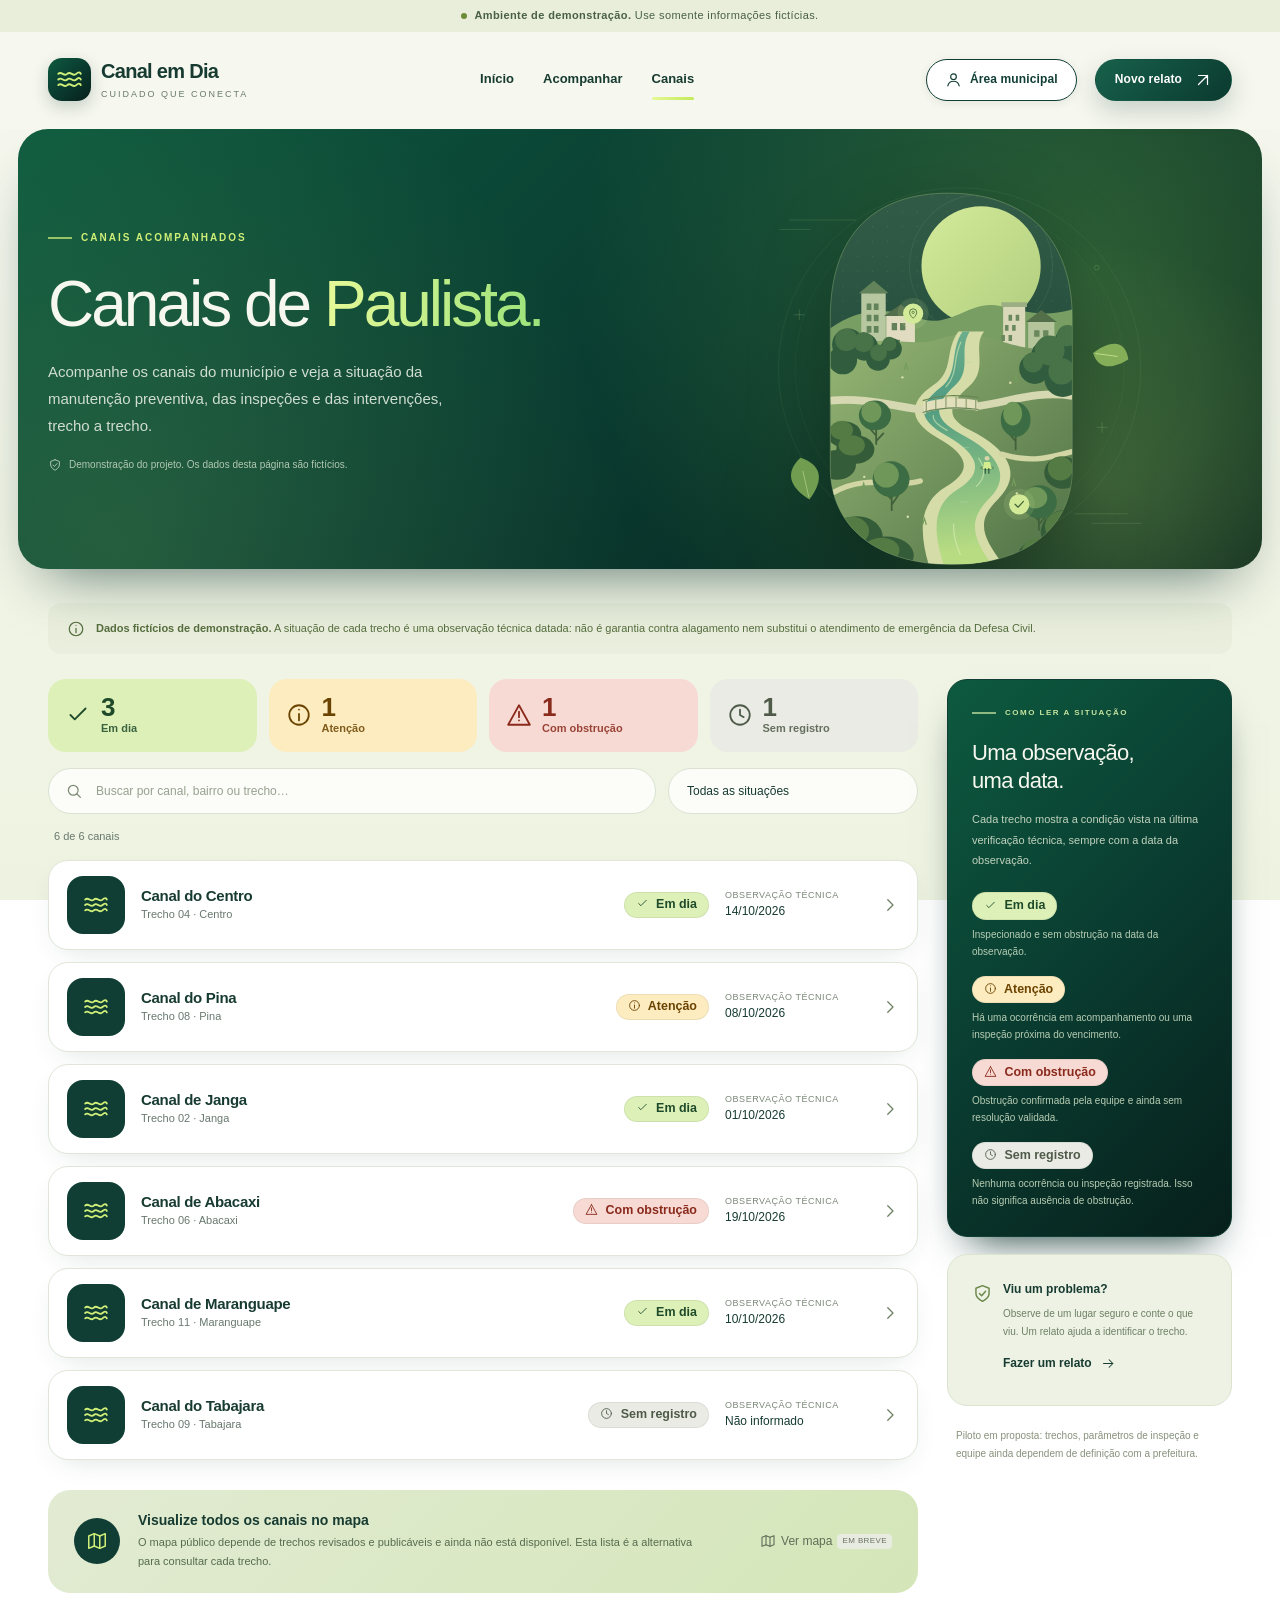
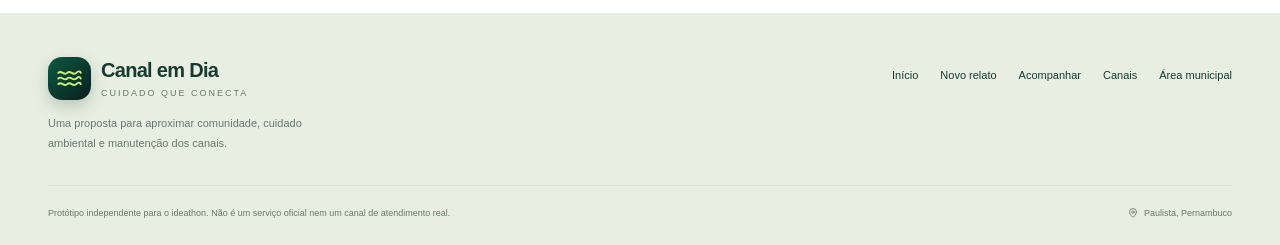
<file: canais.html>
<!DOCTYPE html>
<html lang="pt-BR">
<head>
    <meta charset="utf-8">
    <meta name="viewport" content="width=device-width, initial-scale=1, viewport-fit=cover">
    <meta name="theme-color" content="#103e34">
    <meta name="description" content="Canal em Dia: protótipo para participação da comunidade e acompanhamento da manutenção dos canais de Paulista, Pernambuco.">
    <title>Canais acompanhados · Canal em Dia</title>
    <link rel="icon" type="image/svg+xml" href="/images/favicon.svg">
    <link rel="stylesheet" href="/css/base.css">
    <link rel="stylesheet" href="/css/app.css">
    <link rel="stylesheet" href="/css/extra.css">
    <script src="/js/config.js" defer></script>
    <script src="/js/common.js" defer></script>
    <script src="/js/auth.js" defer></script>
    <script src="/js/canais.js" defer></script>
</head>
<body>
    <a class="skip-link" href="#conteudo">Ir para o conteúdo</a>
<div class="demo-strip"><span class="demo-dot"></span><strong>Ambiente de demonstração.</strong> Use somente informações fictícias.</div>
<header class="site-header">
    <div class="container">
        <div class="header-inner">
            <a href="/" class="brand" aria-label="Canal em Dia — página inicial">
                <span class="brand-mark"><svg class="icon" viewBox="0 0 24 24" fill="none" stroke="currentColor" stroke-width="1.65" stroke-linecap="round" stroke-linejoin="round" aria-hidden="true"><path d="M2 7c3-3 5 3 8 0s5 3 8 0 4 0 4 0M2 12c3-3 5 3 8 0s5 3 8 0 4 0 4 0M2 17c3-3 5 3 8 0s5 3 8 0 4 0 4 0"/></svg></span>
                <span class="brand-name">Canal em Dia<small>Cuidado que conecta</small></span>
            </a>
            <nav class="desktop-nav" aria-label="Navegação principal">
                <a href="/" class="nav-item">Início</a>
                <a href="/acompanhar" class="nav-item">Acompanhar</a>
                <a href="/canais" class="nav-item active" aria-current="page">Canais</a>
            </nav>
            <div class="header-actions">
                <div class="staff-nav" data-staff-nav><a class="button button-outline button-small staff-cta" href="/entrar"><span class="cta-long">Área municipal</span></a></div>
                <a href="/novo-relato" class="button button-forest button-small">Novo relato <svg class="icon" viewBox="0 0 24 24" fill="none" stroke="currentColor" stroke-width="1.65" stroke-linecap="round" stroke-linejoin="round" aria-hidden="true"><path d="M6 18 18 6M6 6h12v12"/></svg></a>
                <button class="mobile-toggle" type="button" id="menu-toggle" aria-expanded="false" aria-controls="mobile-navigation" aria-label="Abrir ou fechar menu">
                    <span data-open><svg class="icon" viewBox="0 0 24 24" fill="none" stroke="currentColor" stroke-width="1.65" stroke-linecap="round" stroke-linejoin="round" aria-hidden="true"><path d="M4 6h16M4 12h16M4 18h16"/></svg></span><span data-close hidden><svg class="icon" viewBox="0 0 24 24" fill="none" stroke="currentColor" stroke-width="1.65" stroke-linecap="round" stroke-linejoin="round" aria-hidden="true"><path d="m6 6 12 12M6 18 18 6"/></svg></span>
                </button>
            </div>
        </div>
        <nav id="mobile-navigation" class="mobile-nav d-lg-none" aria-label="Navegação principal no celular" hidden>
            <a class="nav-item" href="/">Início</a>
            <a class="nav-item" href="/acompanhar">Acompanhar relato</a>
            <a class="nav-item" href="/canais" aria-current="page">Canais acompanhados</a>
            <div data-staff-nav-mobile><a class="nav-item" href="/entrar">Área municipal</a></div>
            <a class="button button-forest" href="/novo-relato">Novo relato <svg class="icon" viewBox="0 0 24 24" fill="none" stroke="currentColor" stroke-width="1.65" stroke-linecap="round" stroke-linejoin="round" aria-hidden="true"><path d="M4 12h15m-6-6 6 6-6 6"/></svg></a>
        </nav>
    </div>
</header>
    <main id="conteudo" tabindex="-1">
<div>
    <div class="hero-shell">
        <section class="hero hero-compact" aria-labelledby="canais-heading">
            <div class="container">
                <div class="hero-grid">
                    <div class="hero-copy">
                        <div class="eyebrow">Canais acompanhados</div>
                        <h1 id="canais-heading">Canais de <em>Paulista.</em></h1>
                        <p class="hero-description">Acompanhe os canais do município e veja a situação da manutenção preventiva, das inspeções e das intervenções, trecho a trecho.</p>
                        <p class="hero-note"><svg class="icon" viewBox="0 0 24 24" fill="none" stroke="currentColor" stroke-width="1.65" stroke-linecap="round" stroke-linejoin="round" aria-hidden="true"><path d="M12 3 4.5 6v6c0 5 7.5 9 7.5 9s7.5-4 7.5-9V6L12 3Z"/><path d="m8.5 12 2.5 2.5 4.5-5"/></svg> Demonstração do projeto. Os dados desta página são fictícios.</p>
                    </div>
                    <div class="hero-art"><img src="/images/canal-paulista.svg" width="760" height="720" alt="" role="presentation"></div>
                </div>
            </div>
        </section>
    </div>

    <section class="channels-section" aria-labelledby="lista-heading">
        <div class="container">
            <h2 id="lista-heading" class="visually-hidden">Lista de canais</h2>
            <div class="demo-notice"><svg class="icon" viewBox="0 0 24 24" fill="none" stroke="currentColor" stroke-width="1.65" stroke-linecap="round" stroke-linejoin="round" aria-hidden="true"><circle cx="12" cy="12" r="9"/><path d="M12 11v6m0-10h.01"/></svg><p><strong>Dados fictícios de demonstração.</strong> A situação de cada trecho é uma observação técnica datada: não é garantia contra alagamento nem substitui o atendimento de emergência da Defesa Civil.</p></div>

            <div class="report-layout">
                <div>
                    <div class="chip-stats" role="group" aria-label="Resumo por situação"><button type="button" class="chip-stat status-canal-em-dia" data-filter="em-dia" aria-pressed="false"><svg class="icon" viewBox="0 0 24 24" fill="none" stroke="currentColor" stroke-width="1.65" stroke-linecap="round" stroke-linejoin="round" aria-hidden="true"><path d="m5 12 4 4L19 6"/></svg><strong>3</strong><span>Em dia</span></button><button type="button" class="chip-stat status-canal-atencao" data-filter="atencao" aria-pressed="false"><svg class="icon" viewBox="0 0 24 24" fill="none" stroke="currentColor" stroke-width="1.65" stroke-linecap="round" stroke-linejoin="round" aria-hidden="true"><circle cx="12" cy="12" r="9"/><path d="M12 11v6m0-10h.01"/></svg><strong>1</strong><span>Atenção</span></button><button type="button" class="chip-stat status-canal-obstrucao" data-filter="obstrucao" aria-pressed="false"><svg class="icon" viewBox="0 0 24 24" fill="none" stroke="currentColor" stroke-width="1.65" stroke-linecap="round" stroke-linejoin="round" aria-hidden="true"><path d="m12 3 10 18H2L12 3Z"/><path d="M12 9v5m0 3h.01"/></svg><strong>1</strong><span>Com obstrução</span></button><button type="button" class="chip-stat status-canal-sem-registro" data-filter="sem-registro" aria-pressed="false"><svg class="icon" viewBox="0 0 24 24" fill="none" stroke="currentColor" stroke-width="1.65" stroke-linecap="round" stroke-linejoin="round" aria-hidden="true"><circle cx="12" cy="12" r="9"/><path d="M12 7v5l3.5 2"/></svg><strong>1</strong><span>Sem registro</span></button></div>

                    <form class="filter-bar" role="search" aria-label="Filtrar canais" id="canais-form">
                        <div class="search-field">
                            <label for="canais-busca" class="visually-hidden">Buscar por canal, bairro ou trecho</label>
                            <svg class="icon" viewBox="0 0 24 24" fill="none" stroke="currentColor" stroke-width="1.65" stroke-linecap="round" stroke-linejoin="round" aria-hidden="true"><circle cx="11" cy="11" r="6.5"/><path d="m16 16 4.5 4.5"/></svg>
                            <input id="canais-busca" type="search" class="form-control" placeholder="Buscar por canal, bairro ou trecho…" maxlength="100" autocomplete="off">
                        </div>
                        <div>
                            <label for="canais-status" class="visually-hidden">Filtrar por situação</label>
                            <select id="canais-status" class="form-select">
                                <option value="">Todas as situações</option>
                                <option value="em-dia">Em dia (3)</option><option value="atencao">Atenção (1)</option><option value="obstrucao">Com obstrução (1)</option><option value="sem-registro">Sem registro (1)</option>
                            </select>
                        </div>
                    </form>

                    <p class="results-count" role="status" aria-live="polite" id="canais-count" data-total="6">6 de 6 canais<span id="canais-clear-wrap" hidden> · <button type="button" class="text-link results-clear" data-clear>Limpar filtros</button></span></p>

                    <ul class="channel-list" id="canais-lista">
<li class="channel-item" data-status="em-dia" data-search="canal do centro centro trecho 04">
    <button type="button" class="channel-row" aria-expanded="false" aria-controls="detalhe-TR-001">
        <span class="tile" aria-hidden="true"><svg class="icon" viewBox="0 0 24 24" fill="none" stroke="currentColor" stroke-width="1.65" stroke-linecap="round" stroke-linejoin="round" aria-hidden="true"><path d="M2 7c3-3 5 3 8 0s5 3 8 0 4 0 4 0M2 12c3-3 5 3 8 0s5 3 8 0 4 0 4 0M2 17c3-3 5 3 8 0s5 3 8 0 4 0 4 0"/></svg></span>
        <span class="channel-main"><strong>Canal do Centro</strong><small>Trecho 04 · Centro</small></span>
        <span class="status-pill channel-status status-canal-em-dia"><svg class="icon" viewBox="0 0 24 24" fill="none" stroke="currentColor" stroke-width="1.65" stroke-linecap="round" stroke-linejoin="round" aria-hidden="true"><path d="m5 12 4 4L19 6"/></svg> Em dia</span>
        <span class="channel-date"><small>Observação técnica</small>14/10/2026</span>
        <svg class="icon channel-chevron" viewBox="0 0 24 24" fill="none" stroke="currentColor" stroke-width="1.65" stroke-linecap="round" stroke-linejoin="round" aria-hidden="true"><path d="m9 5 7 7-7 7"/></svg>
    </button>
    <div class="channel-detail" id="detalhe-TR-001" hidden>
        <p class="channel-meaning">Inspecionado e sem obstrução na data da observação. Inspeção preventiva sem obstrução registrada.</p>
        <dl class="channel-facts">
            <div><dt>Identificador do trecho</dt><dd>TR-001</dd></div>
            <div><dt>Data da observação</dt><dd>14/10/2026</dd></div>
            <div><dt>Última manutenção validada</dt><dd>18/09/2026</dd></div>
            <div><dt>Próxima inspeção</dt><dd>12/11/2026</dd></div>
        </dl>
    </div>
</li>
<li class="channel-item" data-status="atencao" data-search="canal do pina pina trecho 08">
    <button type="button" class="channel-row" aria-expanded="false" aria-controls="detalhe-TR-002">
        <span class="tile" aria-hidden="true"><svg class="icon" viewBox="0 0 24 24" fill="none" stroke="currentColor" stroke-width="1.65" stroke-linecap="round" stroke-linejoin="round" aria-hidden="true"><path d="M2 7c3-3 5 3 8 0s5 3 8 0 4 0 4 0M2 12c3-3 5 3 8 0s5 3 8 0 4 0 4 0M2 17c3-3 5 3 8 0s5 3 8 0 4 0 4 0"/></svg></span>
        <span class="channel-main"><strong>Canal do Pina</strong><small>Trecho 08 · Pina</small></span>
        <span class="status-pill channel-status status-canal-atencao"><svg class="icon" viewBox="0 0 24 24" fill="none" stroke="currentColor" stroke-width="1.65" stroke-linecap="round" stroke-linejoin="round" aria-hidden="true"><circle cx="12" cy="12" r="9"/><path d="M12 11v6m0-10h.01"/></svg> Atenção</span>
        <span class="channel-date"><small>Observação técnica</small>08/10/2026</span>
        <svg class="icon channel-chevron" viewBox="0 0 24 24" fill="none" stroke="currentColor" stroke-width="1.65" stroke-linecap="round" stroke-linejoin="round" aria-hidden="true"><path d="m9 5 7 7-7 7"/></svg>
    </button>
    <div class="channel-detail" id="detalhe-TR-002" hidden>
        <p class="channel-meaning">Há uma ocorrência em acompanhamento ou uma inspeção próxima do vencimento. Acúmulo de resíduos em acompanhamento; nova verificação programada.</p>
        <dl class="channel-facts">
            <div><dt>Identificador do trecho</dt><dd>TR-002</dd></div>
            <div><dt>Data da observação</dt><dd>08/10/2026</dd></div>
            <div><dt>Última manutenção validada</dt><dd>27/08/2026</dd></div>
            <div><dt>Próxima inspeção</dt><dd>29/10/2026</dd></div>
        </dl>
    </div>
</li>
<li class="channel-item" data-status="em-dia" data-search="canal de janga janga trecho 02">
    <button type="button" class="channel-row" aria-expanded="false" aria-controls="detalhe-TR-003">
        <span class="tile" aria-hidden="true"><svg class="icon" viewBox="0 0 24 24" fill="none" stroke="currentColor" stroke-width="1.65" stroke-linecap="round" stroke-linejoin="round" aria-hidden="true"><path d="M2 7c3-3 5 3 8 0s5 3 8 0 4 0 4 0M2 12c3-3 5 3 8 0s5 3 8 0 4 0 4 0M2 17c3-3 5 3 8 0s5 3 8 0 4 0 4 0"/></svg></span>
        <span class="channel-main"><strong>Canal de Janga</strong><small>Trecho 02 · Janga</small></span>
        <span class="status-pill channel-status status-canal-em-dia"><svg class="icon" viewBox="0 0 24 24" fill="none" stroke="currentColor" stroke-width="1.65" stroke-linecap="round" stroke-linejoin="round" aria-hidden="true"><path d="m5 12 4 4L19 6"/></svg> Em dia</span>
        <span class="channel-date"><small>Observação técnica</small>01/10/2026</span>
        <svg class="icon channel-chevron" viewBox="0 0 24 24" fill="none" stroke="currentColor" stroke-width="1.65" stroke-linecap="round" stroke-linejoin="round" aria-hidden="true"><path d="m9 5 7 7-7 7"/></svg>
    </button>
    <div class="channel-detail" id="detalhe-TR-003" hidden>
        <p class="channel-meaning">Inspecionado e sem obstrução na data da observação. Limpeza concluída e validada pela coordenação.</p>
        <dl class="channel-facts">
            <div><dt>Identificador do trecho</dt><dd>TR-003</dd></div>
            <div><dt>Data da observação</dt><dd>01/10/2026</dd></div>
            <div><dt>Última manutenção validada</dt><dd>01/10/2026</dd></div>
            <div><dt>Próxima inspeção</dt><dd>05/11/2026</dd></div>
        </dl>
    </div>
</li>
<li class="channel-item" data-status="obstrucao" data-search="canal de abacaxi abacaxi trecho 06">
    <button type="button" class="channel-row" aria-expanded="false" aria-controls="detalhe-TR-004">
        <span class="tile" aria-hidden="true"><svg class="icon" viewBox="0 0 24 24" fill="none" stroke="currentColor" stroke-width="1.65" stroke-linecap="round" stroke-linejoin="round" aria-hidden="true"><path d="M2 7c3-3 5 3 8 0s5 3 8 0 4 0 4 0M2 12c3-3 5 3 8 0s5 3 8 0 4 0 4 0M2 17c3-3 5 3 8 0s5 3 8 0 4 0 4 0"/></svg></span>
        <span class="channel-main"><strong>Canal de Abacaxi</strong><small>Trecho 06 · Abacaxi</small></span>
        <span class="status-pill channel-status status-canal-obstrucao"><svg class="icon" viewBox="0 0 24 24" fill="none" stroke="currentColor" stroke-width="1.65" stroke-linecap="round" stroke-linejoin="round" aria-hidden="true"><path d="m12 3 10 18H2L12 3Z"/><path d="M12 9v5m0 3h.01"/></svg> Com obstrução</span>
        <span class="channel-date"><small>Observação técnica</small>19/10/2026</span>
        <svg class="icon channel-chevron" viewBox="0 0 24 24" fill="none" stroke="currentColor" stroke-width="1.65" stroke-linecap="round" stroke-linejoin="round" aria-hidden="true"><path d="m9 5 7 7-7 7"/></svg>
    </button>
    <div class="channel-detail" id="detalhe-TR-004" hidden>
        <p class="channel-meaning">Obstrução confirmada pela equipe e ainda sem resolução validada. Obstrução confirmada; intervenção em programação.</p>
        <dl class="channel-facts">
            <div><dt>Identificador do trecho</dt><dd>TR-004</dd></div>
            <div><dt>Data da observação</dt><dd>19/10/2026</dd></div>
            <div><dt>Última manutenção validada</dt><dd>30/07/2026</dd></div>
            <div><dt>Próxima inspeção</dt><dd>Não informado</dd></div>
        </dl>
    </div>
</li>
<li class="channel-item" data-status="em-dia" data-search="canal de maranguape maranguape trecho 11">
    <button type="button" class="channel-row" aria-expanded="false" aria-controls="detalhe-TR-005">
        <span class="tile" aria-hidden="true"><svg class="icon" viewBox="0 0 24 24" fill="none" stroke="currentColor" stroke-width="1.65" stroke-linecap="round" stroke-linejoin="round" aria-hidden="true"><path d="M2 7c3-3 5 3 8 0s5 3 8 0 4 0 4 0M2 12c3-3 5 3 8 0s5 3 8 0 4 0 4 0M2 17c3-3 5 3 8 0s5 3 8 0 4 0 4 0"/></svg></span>
        <span class="channel-main"><strong>Canal de Maranguape</strong><small>Trecho 11 · Maranguape</small></span>
        <span class="status-pill channel-status status-canal-em-dia"><svg class="icon" viewBox="0 0 24 24" fill="none" stroke="currentColor" stroke-width="1.65" stroke-linecap="round" stroke-linejoin="round" aria-hidden="true"><path d="m5 12 4 4L19 6"/></svg> Em dia</span>
        <span class="channel-date"><small>Observação técnica</small>10/10/2026</span>
        <svg class="icon channel-chevron" viewBox="0 0 24 24" fill="none" stroke="currentColor" stroke-width="1.65" stroke-linecap="round" stroke-linejoin="round" aria-hidden="true"><path d="m9 5 7 7-7 7"/></svg>
    </button>
    <div class="channel-detail" id="detalhe-TR-005" hidden>
        <p class="channel-meaning">Inspecionado e sem obstrução na data da observação. Inspeção preventiva sem obstrução registrada.</p>
        <dl class="channel-facts">
            <div><dt>Identificador do trecho</dt><dd>TR-005</dd></div>
            <div><dt>Data da observação</dt><dd>10/10/2026</dd></div>
            <div><dt>Última manutenção validada</dt><dd>24/09/2026</dd></div>
            <div><dt>Próxima inspeção</dt><dd>20/11/2026</dd></div>
        </dl>
    </div>
</li>
<li class="channel-item" data-status="sem-registro" data-search="canal do tabajara tabajara trecho 09">
    <button type="button" class="channel-row" aria-expanded="false" aria-controls="detalhe-TR-006">
        <span class="tile" aria-hidden="true"><svg class="icon" viewBox="0 0 24 24" fill="none" stroke="currentColor" stroke-width="1.65" stroke-linecap="round" stroke-linejoin="round" aria-hidden="true"><path d="M2 7c3-3 5 3 8 0s5 3 8 0 4 0 4 0M2 12c3-3 5 3 8 0s5 3 8 0 4 0 4 0M2 17c3-3 5 3 8 0s5 3 8 0 4 0 4 0"/></svg></span>
        <span class="channel-main"><strong>Canal do Tabajara</strong><small>Trecho 09 · Tabajara</small></span>
        <span class="status-pill channel-status status-canal-sem-registro"><svg class="icon" viewBox="0 0 24 24" fill="none" stroke="currentColor" stroke-width="1.65" stroke-linecap="round" stroke-linejoin="round" aria-hidden="true"><circle cx="12" cy="12" r="9"/><path d="M12 7v5l3.5 2"/></svg> Sem registro</span>
        <span class="channel-date"><small>Observação técnica</small>Não informado</span>
        <svg class="icon channel-chevron" viewBox="0 0 24 24" fill="none" stroke="currentColor" stroke-width="1.65" stroke-linecap="round" stroke-linejoin="round" aria-hidden="true"><path d="m9 5 7 7-7 7"/></svg>
    </button>
    <div class="channel-detail" id="detalhe-TR-006" hidden>
        <p class="channel-meaning">Nenhuma ocorrência ou inspeção registrada. Isso não significa ausência de obstrução. Trecho cadastrado na demonstração, sem inspeção nem ocorrência registrada.</p>
        <dl class="channel-facts">
            <div><dt>Identificador do trecho</dt><dd>TR-006</dd></div>
            <div><dt>Data da observação</dt><dd>Não informado</dd></div>
            <div><dt>Última manutenção validada</dt><dd>Não informado</dd></div>
            <div><dt>Próxima inspeção</dt><dd>Não informado</dd></div>
        </dl>
    </div>
</li>
                    </ul>

                    <div class="empty-card" id="canais-vazio" hidden>
                        <span class="tile" aria-hidden="true"><svg class="icon" viewBox="0 0 24 24" fill="none" stroke="currentColor" stroke-width="1.65" stroke-linecap="round" stroke-linejoin="round" aria-hidden="true"><circle cx="11" cy="11" r="6.5"/><path d="m16 16 4.5 4.5"/></svg></span>
                        <h3>Nenhum canal encontrado</h3>
                        <p>Tente outro nome, bairro ou trecho, ou escolha outra situação.</p>
                        <button type="button" class="button button-outline button-small" data-clear>Limpar filtros</button>
                    </div>

                    <div class="help-band">
                        <span class="tile tile-round" aria-hidden="true"><svg class="icon" viewBox="0 0 24 24" fill="none" stroke="currentColor" stroke-width="1.65" stroke-linecap="round" stroke-linejoin="round" aria-hidden="true"><path d="m3 6.5 6-2.5 6 2.5 6-2.5v13.5l-6 2.5-6-2.5-6 2.5V6.5Z"/><path d="M9 4v13.5m6-11v13.5"/></svg></span>
                        <div>
                            <h3>Visualize todos os canais no mapa</h3>
                            <p>O mapa público depende de trechos revisados e publicáveis e ainda não está disponível. Esta lista é a alternativa para consultar cada trecho.</p>
                        </div>
                        <button class="nav-pending help-pending" type="button" disabled><svg class="icon" viewBox="0 0 24 24" fill="none" stroke="currentColor" stroke-width="1.65" stroke-linecap="round" stroke-linejoin="round" aria-hidden="true"><path d="m3 6.5 6-2.5 6 2.5 6-2.5v13.5l-6 2.5-6-2.5-6 2.5V6.5Z"/><path d="M9 4v13.5m6-11v13.5"/></svg> Ver mapa <span class="pending-pill">Em breve</span></button>
                    </div>
                </div>

                <aside class="report-sidebar" aria-label="Como ler a situação dos canais">
                    <div class="sidebar-card dark">
                        <div class="eyebrow">Como ler a situação</div>
                        <h2>Uma observação,<br>uma data.</h2>
                        <p>Cada trecho mostra a condição vista na última verificação técnica, sempre com a data da observação.</p>
                        <ul class="legend-list"><li><span class="status-pill status-canal-em-dia"><svg class="icon" viewBox="0 0 24 24" fill="none" stroke="currentColor" stroke-width="1.65" stroke-linecap="round" stroke-linejoin="round" aria-hidden="true"><path d="m5 12 4 4L19 6"/></svg> Em dia</span><span>Inspecionado e sem obstrução na data da observação.</span></li><li><span class="status-pill status-canal-atencao"><svg class="icon" viewBox="0 0 24 24" fill="none" stroke="currentColor" stroke-width="1.65" stroke-linecap="round" stroke-linejoin="round" aria-hidden="true"><circle cx="12" cy="12" r="9"/><path d="M12 11v6m0-10h.01"/></svg> Atenção</span><span>Há uma ocorrência em acompanhamento ou uma inspeção próxima do vencimento.</span></li><li><span class="status-pill status-canal-obstrucao"><svg class="icon" viewBox="0 0 24 24" fill="none" stroke="currentColor" stroke-width="1.65" stroke-linecap="round" stroke-linejoin="round" aria-hidden="true"><path d="m12 3 10 18H2L12 3Z"/><path d="M12 9v5m0 3h.01"/></svg> Com obstrução</span><span>Obstrução confirmada pela equipe e ainda sem resolução validada.</span></li><li><span class="status-pill status-canal-sem-registro"><svg class="icon" viewBox="0 0 24 24" fill="none" stroke="currentColor" stroke-width="1.65" stroke-linecap="round" stroke-linejoin="round" aria-hidden="true"><circle cx="12" cy="12" r="9"/><path d="M12 7v5l3.5 2"/></svg> Sem registro</span><span>Nenhuma ocorrência ou inspeção registrada. Isso não significa ausência de obstrução.</span></li></ul>
                    </div>
                    <div class="sidebar-card"><div class="sidebar-safe"><svg class="icon" viewBox="0 0 24 24" fill="none" stroke="currentColor" stroke-width="1.65" stroke-linecap="round" stroke-linejoin="round" aria-hidden="true"><path d="M12 3 4.5 6v6c0 5 7.5 9 7.5 9s7.5-4 7.5-9V6L12 3Z"/><path d="m8.5 12 2.5 2.5 4.5-5"/></svg><div><h3>Viu um problema?</h3><p>Observe de um lugar seguro e conte o que viu. Um relato ajuda a identificar o trecho.</p><a class="text-link mt-2" href="/novo-relato">Fazer um relato <svg class="icon" viewBox="0 0 24 24" fill="none" stroke="currentColor" stroke-width="1.65" stroke-linecap="round" stroke-linejoin="round" aria-hidden="true"><path d="M4 12h15m-6-6 6 6-6 6"/></svg></a></div></div></div>
                    <p class="sidebar-caption">Piloto em proposta: trechos, parâmetros de inspeção e equipe ainda dependem de definição com a prefeitura.</p>
                </aside>
            </div>
        </div>
    </section>
</div>
    </main>
<footer class="site-footer">
    <div class="container">
        <div class="footer-top">
            <div class="footer-brand">
                <a href="/" class="brand" aria-label="Canal em Dia — voltar ao início"><span class="brand-mark"><svg class="icon" viewBox="0 0 24 24" fill="none" stroke="currentColor" stroke-width="1.65" stroke-linecap="round" stroke-linejoin="round" aria-hidden="true"><path d="M2 7c3-3 5 3 8 0s5 3 8 0 4 0 4 0M2 12c3-3 5 3 8 0s5 3 8 0 4 0 4 0M2 17c3-3 5 3 8 0s5 3 8 0 4 0 4 0"/></svg></span><span class="brand-name">Canal em Dia<small>Cuidado que conecta</small></span></a>
                <p>Uma proposta para aproximar comunidade, cuidado ambiental e manutenção dos canais.</p>
            </div>
            <nav class="footer-links" aria-label="Navegação do rodapé">
                <a href="/">Início</a>
                <a href="/novo-relato">Novo relato</a>
                <a href="/acompanhar">Acompanhar</a>
                <a href="/canais">Canais</a>
                <span data-staff-nav-footer><a href="/entrar">Área municipal</a></span>
            </nav>
        </div>
        <div class="footer-bottom">
            <p>Protótipo independente para o ideathon. Não é um serviço oficial nem um canal de atendimento real.</p>
            <span class="footer-local"><svg class="icon" viewBox="0 0 24 24" fill="none" stroke="currentColor" stroke-width="1.65" stroke-linecap="round" stroke-linejoin="round" aria-hidden="true"><path d="M19 10c0 5-7 11-7 11S5 15 5 10a7 7 0 0 1 14 0Z"/><circle cx="12" cy="10" r="2.3"/></svg> Paulista, Pernambuco</span>
        </div>
    </div>
</footer>
    <nav class="tabbar" aria-label="Navegação rápida"><a href="/" class=""><svg class="icon" viewBox="0 0 24 24" fill="none" stroke="currentColor" stroke-width="1.65" stroke-linecap="round" stroke-linejoin="round" aria-hidden="true"><path d="m3 10 9-7 9 7M5 9v12h14V9M9 21v-7h6v7"/></svg><span>Início</span></a><a href="/acompanhar" class=""><svg class="icon" viewBox="0 0 24 24" fill="none" stroke="currentColor" stroke-width="1.65" stroke-linecap="round" stroke-linejoin="round" aria-hidden="true"><rect x="7" y="4" width="13" height="16" rx="2"/><path d="M7 8H4v13h12v-1M11 4V2h5v2"/></svg><span>Acompanhar</span></a><a href="/novo-relato" class="tab-cta"><svg class="icon" viewBox="0 0 24 24" fill="none" stroke="currentColor" stroke-width="1.65" stroke-linecap="round" stroke-linejoin="round" aria-hidden="true"><path d="M12 4v16M4 12h16"/></svg><span>Relato</span></a><a href="/canais" class="" aria-current="page"><svg class="icon" viewBox="0 0 24 24" fill="none" stroke="currentColor" stroke-width="1.65" stroke-linecap="round" stroke-linejoin="round" aria-hidden="true"><path d="M2 7c3-3 5 3 8 0s5 3 8 0 4 0 4 0M2 12c3-3 5 3 8 0s5 3 8 0 4 0 4 0M2 17c3-3 5 3 8 0s5 3 8 0 4 0 4 0"/></svg><span>Canais</span></a><a href="/entrar" class="tab-staff" data-tab-staff><svg class="icon" viewBox="0 0 24 24" fill="none" stroke="currentColor" stroke-width="1.65" stroke-linecap="round" stroke-linejoin="round" aria-hidden="true"><circle cx="12" cy="8" r="4"/><path d="M4 21c1-4.5 4.5-6.5 8-6.5s7 2 8 6.5"/></svg><span>Área</span></a></nav>
</body>
</html>
</file>
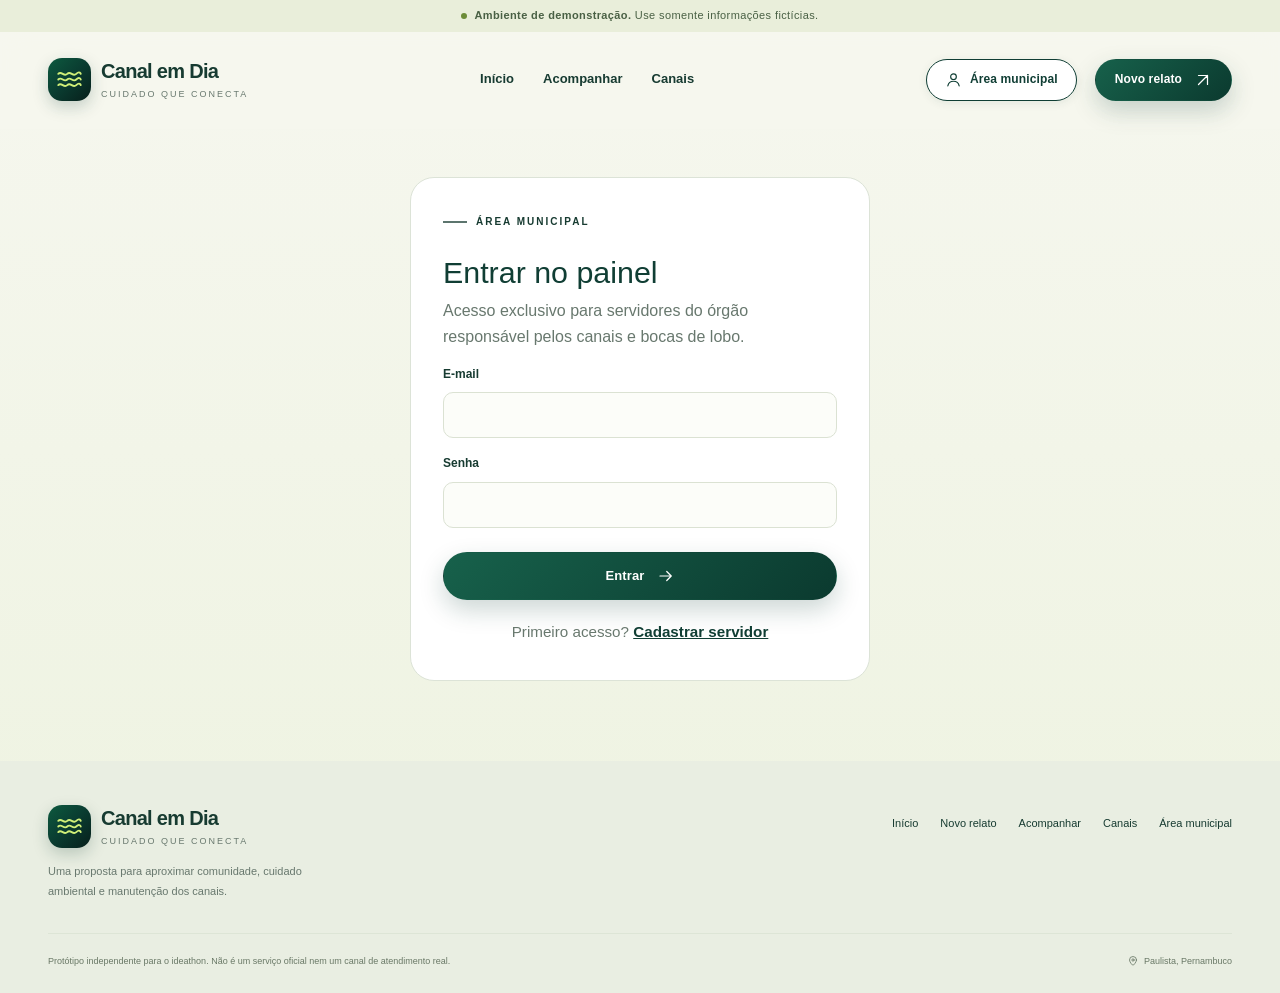
<file: entrar.html>
<!DOCTYPE html>
<html lang="pt-BR">
<head>
    <meta charset="utf-8">
    <meta name="viewport" content="width=device-width, initial-scale=1, viewport-fit=cover">
    <meta name="theme-color" content="#103e34">
    <meta name="description" content="Canal em Dia: protótipo para participação da comunidade e acompanhamento da manutenção dos canais de Paulista, Pernambuco.">
    <title>Entrar · Canal em Dia</title>
    <meta name="robots" content="noindex, nofollow">
    <link rel="icon" type="image/svg+xml" href="/images/favicon.svg">
    <link rel="stylesheet" href="/css/base.css">
    <link rel="stylesheet" href="/css/app.css">
    <link rel="stylesheet" href="/css/extra.css">
    <link rel="stylesheet" href="/css/painel.css">
    <script src="/js/config.js" defer></script>
    <script src="/js/common.js" defer></script>
    <script src="/js/auth.js" defer></script>
    <script src="/js/entrar.js" defer></script>
</head>
<body>
    <a class="skip-link" href="#conteudo">Ir para o conteúdo</a>
<div class="demo-strip"><span class="demo-dot"></span><strong>Ambiente de demonstração.</strong> Use somente informações fictícias.</div>
<header class="site-header">
    <div class="container">
        <div class="header-inner">
            <a href="/" class="brand" aria-label="Canal em Dia — página inicial">
                <span class="brand-mark"><svg class="icon" viewBox="0 0 24 24" fill="none" stroke="currentColor" stroke-width="1.65" stroke-linecap="round" stroke-linejoin="round" aria-hidden="true"><path d="M2 7c3-3 5 3 8 0s5 3 8 0 4 0 4 0M2 12c3-3 5 3 8 0s5 3 8 0 4 0 4 0M2 17c3-3 5 3 8 0s5 3 8 0 4 0 4 0"/></svg></span>
                <span class="brand-name">Canal em Dia<small>Cuidado que conecta</small></span>
            </a>
            <nav class="desktop-nav" aria-label="Navegação principal">
                <a href="/" class="nav-item">Início</a>
                <a href="/acompanhar" class="nav-item">Acompanhar</a>
                <a href="/canais" class="nav-item">Canais</a>
            </nav>
            <div class="header-actions">
                <div class="staff-nav" data-staff-nav><a class="button button-outline button-small staff-cta" href="/entrar"><span class="cta-long">Área municipal</span></a></div>
                <a href="/novo-relato" class="button button-forest button-small">Novo relato <svg class="icon" viewBox="0 0 24 24" fill="none" stroke="currentColor" stroke-width="1.65" stroke-linecap="round" stroke-linejoin="round" aria-hidden="true"><path d="M6 18 18 6M6 6h12v12"/></svg></a>
                <button class="mobile-toggle" type="button" id="menu-toggle" aria-expanded="false" aria-controls="mobile-navigation" aria-label="Abrir ou fechar menu">
                    <span data-open><svg class="icon" viewBox="0 0 24 24" fill="none" stroke="currentColor" stroke-width="1.65" stroke-linecap="round" stroke-linejoin="round" aria-hidden="true"><path d="M4 6h16M4 12h16M4 18h16"/></svg></span><span data-close hidden><svg class="icon" viewBox="0 0 24 24" fill="none" stroke="currentColor" stroke-width="1.65" stroke-linecap="round" stroke-linejoin="round" aria-hidden="true"><path d="m6 6 12 12M6 18 18 6"/></svg></span>
                </button>
            </div>
        </div>
        <nav id="mobile-navigation" class="mobile-nav d-lg-none" aria-label="Navegação principal no celular" hidden>
            <a class="nav-item" href="/">Início</a>
            <a class="nav-item" href="/acompanhar">Acompanhar relato</a>
            <a class="nav-item" href="/canais">Canais acompanhados</a>
            <div data-staff-nav-mobile><a class="nav-item" href="/entrar">Área municipal</a></div>
            <a class="button button-forest" href="/novo-relato">Novo relato <svg class="icon" viewBox="0 0 24 24" fill="none" stroke="currentColor" stroke-width="1.65" stroke-linecap="round" stroke-linejoin="round" aria-hidden="true"><path d="M4 12h15m-6-6 6 6-6 6"/></svg></a>
        </nav>
    </div>
</header>
    <main id="conteudo" tabindex="-1">
<div class="auth-page">
    <div class="container">
        <div class="auth-card">
            <div class="eyebrow">Área municipal</div>
            <h1>Entrar no painel</h1>
            <p>Acesso exclusivo para servidores do órgão responsável pelos canais e bocas de lobo.</p>
            <form id="login-form" novalidate>
                    <div class="field">
                        <label for="email" class="form-label">E-mail</label>
                        <input id="email" type="email" class="form-control" autocomplete="username" required maxlength="190" inputmode="email" autocapitalize="off" spellcheck="false">
                        <p class="field-error" id="error-email" role="alert" hidden></p>
                    </div>
                    <div class="field field-last">
                        <label for="password" class="form-label">Senha</label>
                        <input id="password" type="password" class="form-control" autocomplete="current-password" required maxlength="200">
                        <p class="field-error" id="error-password" role="alert" hidden></p>
                    </div>
                <button type="submit" class="button button-forest btn-block" id="login-submit">Entrar <svg class="icon" viewBox="0 0 24 24" fill="none" stroke="currentColor" stroke-width="1.65" stroke-linecap="round" stroke-linejoin="round" aria-hidden="true"><path d="M4 12h15m-6-6 6 6-6 6"/></svg></button>
            </form>
            <p class="auth-alt">Primeiro acesso? <a href="/cadastro">Cadastrar servidor</a></p>
        </div>
    </div>
</div>
    </main>
<footer class="site-footer">
    <div class="container">
        <div class="footer-top">
            <div class="footer-brand">
                <a href="/" class="brand" aria-label="Canal em Dia — voltar ao início"><span class="brand-mark"><svg class="icon" viewBox="0 0 24 24" fill="none" stroke="currentColor" stroke-width="1.65" stroke-linecap="round" stroke-linejoin="round" aria-hidden="true"><path d="M2 7c3-3 5 3 8 0s5 3 8 0 4 0 4 0M2 12c3-3 5 3 8 0s5 3 8 0 4 0 4 0M2 17c3-3 5 3 8 0s5 3 8 0 4 0 4 0"/></svg></span><span class="brand-name">Canal em Dia<small>Cuidado que conecta</small></span></a>
                <p>Uma proposta para aproximar comunidade, cuidado ambiental e manutenção dos canais.</p>
            </div>
            <nav class="footer-links" aria-label="Navegação do rodapé">
                <a href="/">Início</a>
                <a href="/novo-relato">Novo relato</a>
                <a href="/acompanhar">Acompanhar</a>
                <a href="/canais">Canais</a>
                <span data-staff-nav-footer><a href="/entrar">Área municipal</a></span>
            </nav>
        </div>
        <div class="footer-bottom">
            <p>Protótipo independente para o ideathon. Não é um serviço oficial nem um canal de atendimento real.</p>
            <span class="footer-local"><svg class="icon" viewBox="0 0 24 24" fill="none" stroke="currentColor" stroke-width="1.65" stroke-linecap="round" stroke-linejoin="round" aria-hidden="true"><path d="M19 10c0 5-7 11-7 11S5 15 5 10a7 7 0 0 1 14 0Z"/><circle cx="12" cy="10" r="2.3"/></svg> Paulista, Pernambuco</span>
        </div>
    </div>
</footer>
    <nav class="tabbar" aria-label="Navegação rápida"><a href="/" class=""><svg class="icon" viewBox="0 0 24 24" fill="none" stroke="currentColor" stroke-width="1.65" stroke-linecap="round" stroke-linejoin="round" aria-hidden="true"><path d="m3 10 9-7 9 7M5 9v12h14V9M9 21v-7h6v7"/></svg><span>Início</span></a><a href="/acompanhar" class=""><svg class="icon" viewBox="0 0 24 24" fill="none" stroke="currentColor" stroke-width="1.65" stroke-linecap="round" stroke-linejoin="round" aria-hidden="true"><rect x="7" y="4" width="13" height="16" rx="2"/><path d="M7 8H4v13h12v-1M11 4V2h5v2"/></svg><span>Acompanhar</span></a><a href="/novo-relato" class="tab-cta"><svg class="icon" viewBox="0 0 24 24" fill="none" stroke="currentColor" stroke-width="1.65" stroke-linecap="round" stroke-linejoin="round" aria-hidden="true"><path d="M12 4v16M4 12h16"/></svg><span>Relato</span></a><a href="/canais" class=""><svg class="icon" viewBox="0 0 24 24" fill="none" stroke="currentColor" stroke-width="1.65" stroke-linecap="round" stroke-linejoin="round" aria-hidden="true"><path d="M2 7c3-3 5 3 8 0s5 3 8 0 4 0 4 0M2 12c3-3 5 3 8 0s5 3 8 0 4 0 4 0M2 17c3-3 5 3 8 0s5 3 8 0 4 0 4 0"/></svg><span>Canais</span></a><a href="/entrar" class="tab-staff" data-tab-staff><svg class="icon" viewBox="0 0 24 24" fill="none" stroke="currentColor" stroke-width="1.65" stroke-linecap="round" stroke-linejoin="round" aria-hidden="true"><circle cx="12" cy="8" r="4"/><path d="M4 21c1-4.5 4.5-6.5 8-6.5s7 2 8 6.5"/></svg><span>Área</span></a></nav>
</body>
</html>
</file>
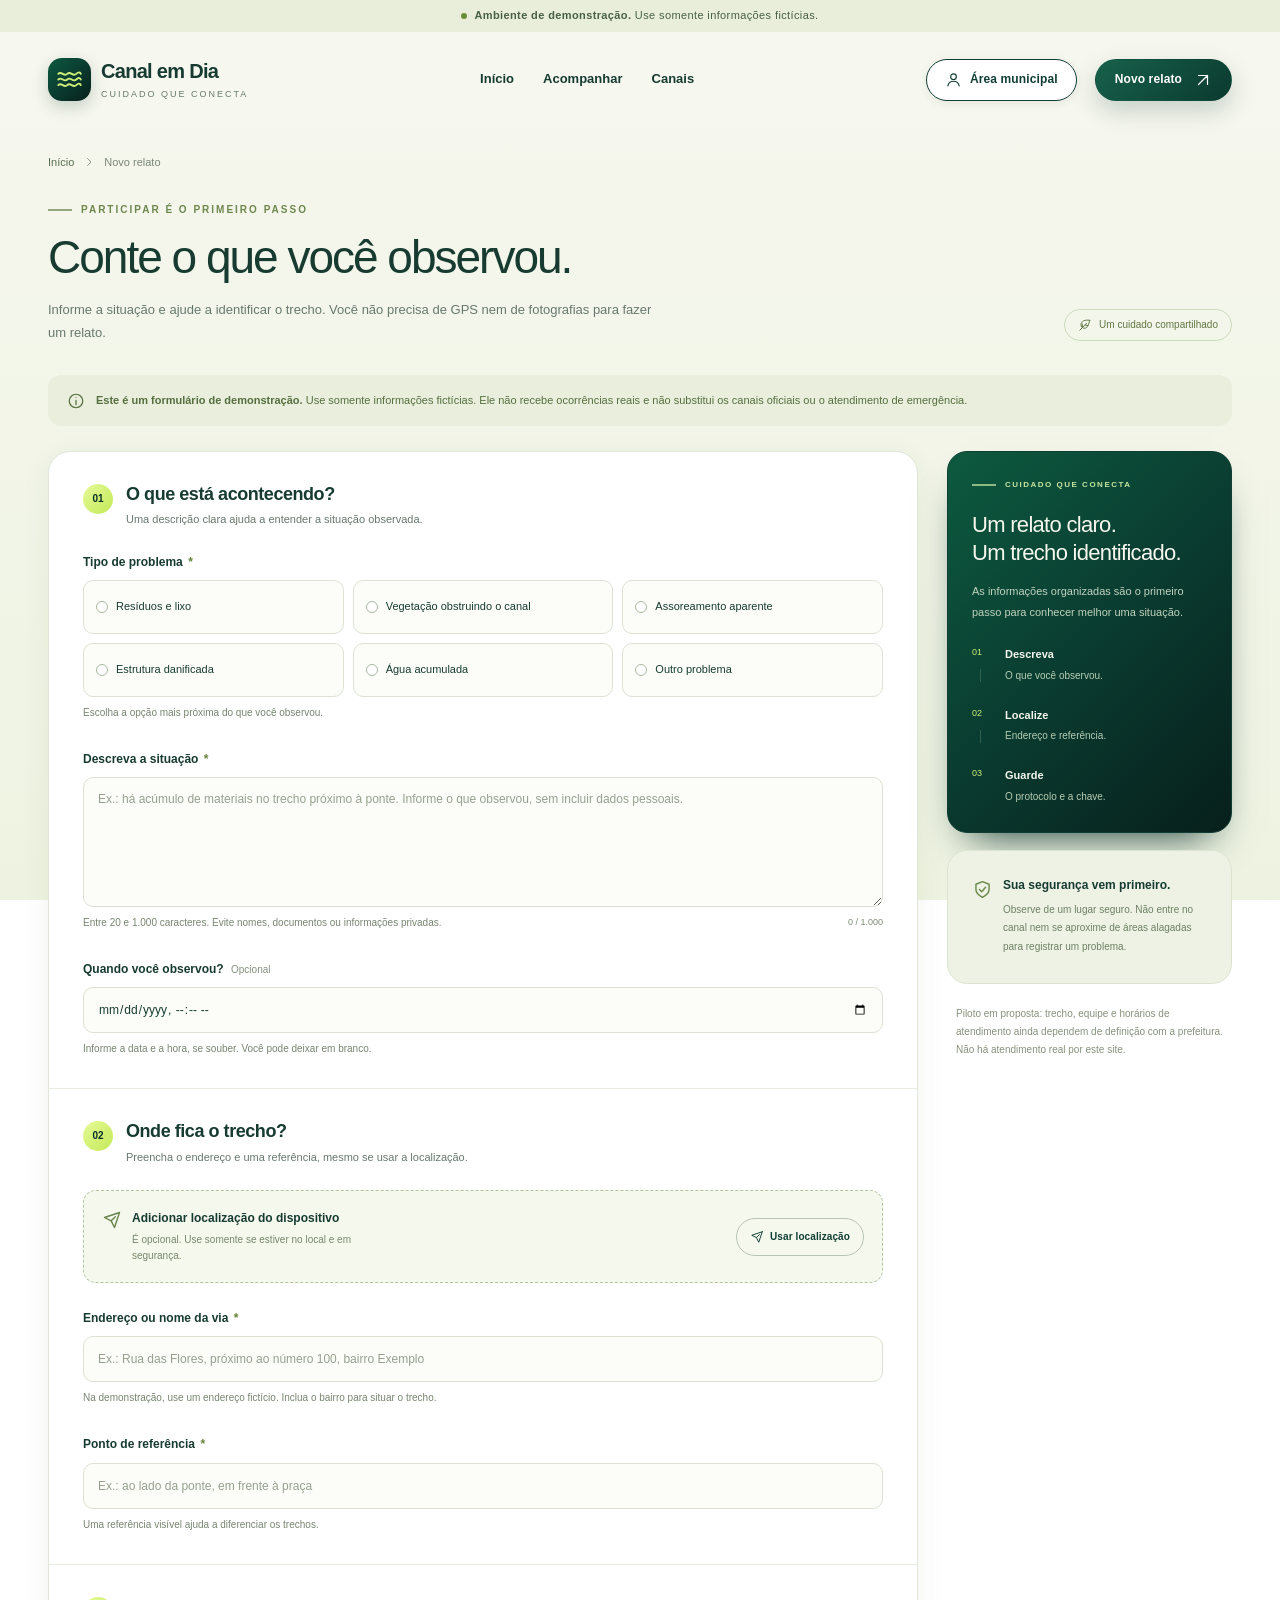
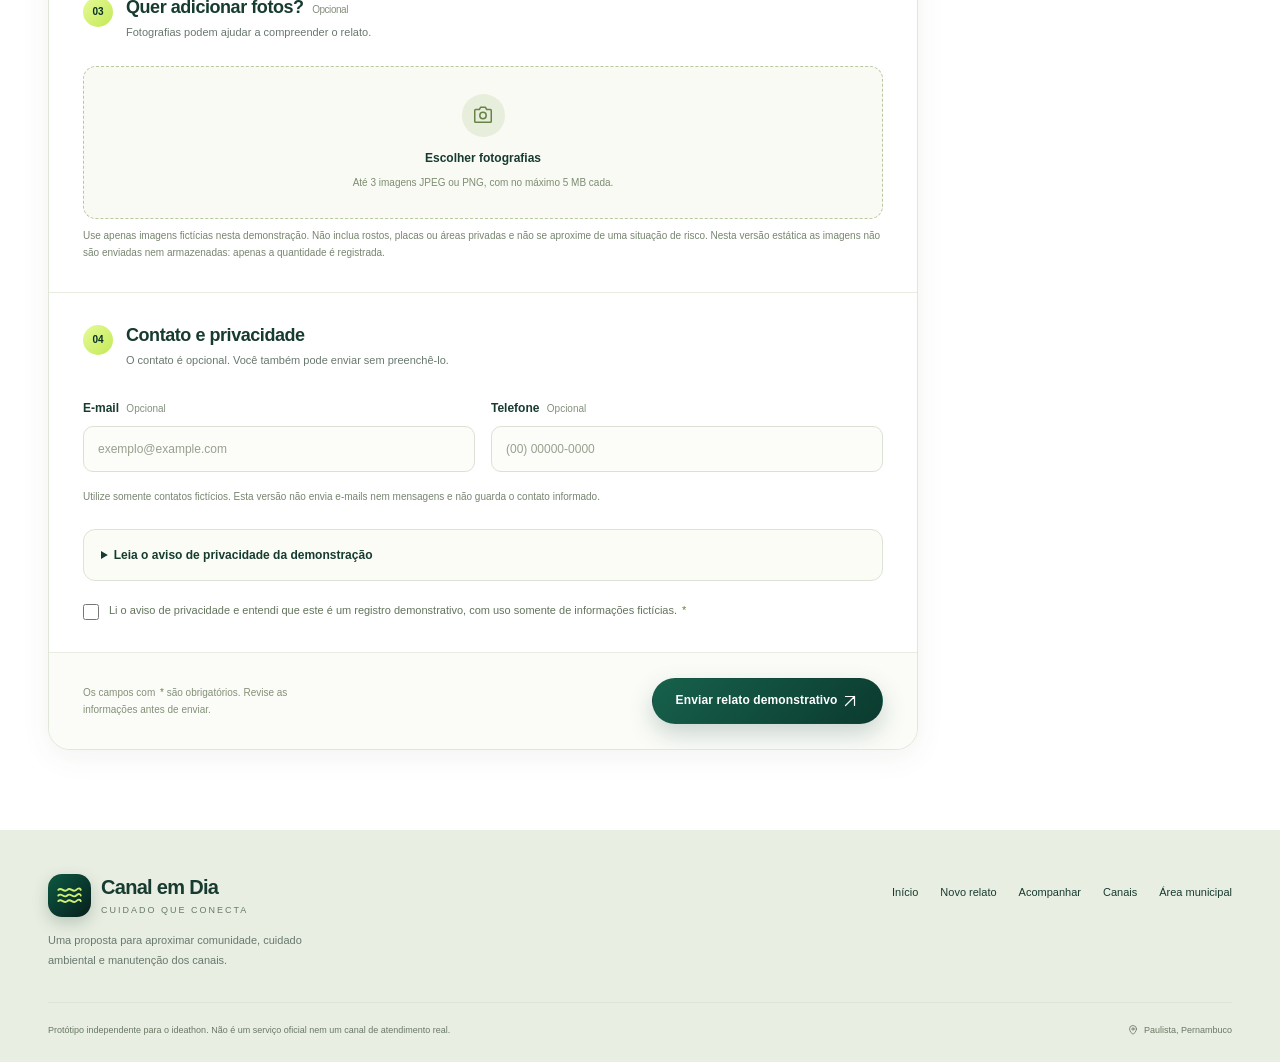
<file: novo-relato.html>
<!DOCTYPE html>
<html lang="pt-BR">
<head>
    <meta charset="utf-8">
    <meta name="viewport" content="width=device-width, initial-scale=1, viewport-fit=cover">
    <meta name="theme-color" content="#103e34">
    <meta name="description" content="Canal em Dia: protótipo para participação da comunidade e acompanhamento da manutenção dos canais de Paulista, Pernambuco.">
    <title>Novo relato · Canal em Dia</title>
    <link rel="icon" type="image/svg+xml" href="/images/favicon.svg">
    <link rel="stylesheet" href="/css/base.css">
    <link rel="stylesheet" href="/css/app.css">
    <link rel="stylesheet" href="/css/extra.css">
    <script src="/js/config.js" defer></script>
    <script src="/js/common.js" defer></script>
    <script src="/js/auth.js" defer></script>
    <script src="/js/novo-relato.js" defer></script>
</head>
<body>
    <a class="skip-link" href="#conteudo">Ir para o conteúdo</a>
<div class="demo-strip"><span class="demo-dot"></span><strong>Ambiente de demonstração.</strong> Use somente informações fictícias.</div>
<header class="site-header">
    <div class="container">
        <div class="header-inner">
            <a href="/" class="brand" aria-label="Canal em Dia — página inicial">
                <span class="brand-mark"><svg class="icon" viewBox="0 0 24 24" fill="none" stroke="currentColor" stroke-width="1.65" stroke-linecap="round" stroke-linejoin="round" aria-hidden="true"><path d="M2 7c3-3 5 3 8 0s5 3 8 0 4 0 4 0M2 12c3-3 5 3 8 0s5 3 8 0 4 0 4 0M2 17c3-3 5 3 8 0s5 3 8 0 4 0 4 0"/></svg></span>
                <span class="brand-name">Canal em Dia<small>Cuidado que conecta</small></span>
            </a>
            <nav class="desktop-nav" aria-label="Navegação principal">
                <a href="/" class="nav-item">Início</a>
                <a href="/acompanhar" class="nav-item">Acompanhar</a>
                <a href="/canais" class="nav-item">Canais</a>
            </nav>
            <div class="header-actions">
                <div class="staff-nav" data-staff-nav><a class="button button-outline button-small staff-cta" href="/entrar"><span class="cta-long">Área municipal</span></a></div>
                <a href="/novo-relato" class="button button-forest button-small" aria-current="page">Novo relato <svg class="icon" viewBox="0 0 24 24" fill="none" stroke="currentColor" stroke-width="1.65" stroke-linecap="round" stroke-linejoin="round" aria-hidden="true"><path d="M6 18 18 6M6 6h12v12"/></svg></a>
                <button class="mobile-toggle" type="button" id="menu-toggle" aria-expanded="false" aria-controls="mobile-navigation" aria-label="Abrir ou fechar menu">
                    <span data-open><svg class="icon" viewBox="0 0 24 24" fill="none" stroke="currentColor" stroke-width="1.65" stroke-linecap="round" stroke-linejoin="round" aria-hidden="true"><path d="M4 6h16M4 12h16M4 18h16"/></svg></span><span data-close hidden><svg class="icon" viewBox="0 0 24 24" fill="none" stroke="currentColor" stroke-width="1.65" stroke-linecap="round" stroke-linejoin="round" aria-hidden="true"><path d="m6 6 12 12M6 18 18 6"/></svg></span>
                </button>
            </div>
        </div>
        <nav id="mobile-navigation" class="mobile-nav d-lg-none" aria-label="Navegação principal no celular" hidden>
            <a class="nav-item" href="/">Início</a>
            <a class="nav-item" href="/acompanhar">Acompanhar relato</a>
            <a class="nav-item" href="/canais">Canais acompanhados</a>
            <div data-staff-nav-mobile><a class="nav-item" href="/entrar">Área municipal</a></div>
            <a class="button button-forest" href="/novo-relato">Novo relato <svg class="icon" viewBox="0 0 24 24" fill="none" stroke="currentColor" stroke-width="1.65" stroke-linecap="round" stroke-linejoin="round" aria-hidden="true"><path d="M4 12h15m-6-6 6 6-6 6"/></svg></a>
        </nav>
    </div>
</header>
    <main id="conteudo" tabindex="-1">
<div class="report-page">
    <div class="container">
        <nav class="breadcrumb-line" aria-label="Caminho de navegação"><a href="/">Início</a><svg class="icon" viewBox="0 0 24 24" fill="none" stroke="currentColor" stroke-width="1.65" stroke-linecap="round" stroke-linejoin="round" aria-hidden="true"><path d="m9 5 7 7-7 7"/></svg><span aria-current="page">Novo relato</span></nav>

        <section class="receipt-card" id="receipt" aria-labelledby="receipt-heading" hidden>
            <div class="receipt-top">
                <div class="success-icon"><svg class="icon" viewBox="0 0 24 24" fill="none" stroke="currentColor" stroke-width="1.65" stroke-linecap="round" stroke-linejoin="round" aria-hidden="true"><path d="m5 12 4 4L19 6"/></svg></div>
                <h1 id="receipt-heading" tabindex="-1">Relato demonstrativo registrado.</h1>
                <p>O envio foi salvo neste navegador. Guarde o protocolo e a chave abaixo. Este registro não será encaminhado para atendimento pela prefeitura.</p>
            </div>
            <div class="receipt-body">
                <dl class="receipt-metadata">
                    <div><dt>Seu protocolo</dt><dd class="receipt-protocol" id="r-protocol"></dd></div>
                    <div><dt>Registrado em</dt><dd id="r-received"></dd></div>
                    <div><dt>Situação</dt><dd id="r-status"></dd></div>
                </dl>
                <div class="credential-box">
                    <h2>Guarde sua chave de acesso</h2>
                    <p>A chave é privada e aparece neste recibo uma única vez, para você guardar. Use o protocolo e a chave em “Acompanhar” para consultar o andamento do relato.</p>
                    <div class="credential-row">
                        <code id="r-credential" tabindex="0" aria-label="Chave privada de acesso"></code>
                        <button type="button" class="button button-outline" id="copy-btn"><svg class="icon" viewBox="0 0 24 24" fill="none" stroke="currentColor" stroke-width="1.65" stroke-linecap="round" stroke-linejoin="round" aria-hidden="true"><rect x="7" y="4" width="13" height="16" rx="2"/><path d="M7 8H4v13h12v-1M11 4V2h5v2"/></svg> Copiar chave</button>
                    </div>
                    <div class="copy-status" id="copy-status" role="status" hidden></div>
                </div>
                <div class="receipt-notice"><svg class="icon" viewBox="0 0 24 24" fill="none" stroke="currentColor" stroke-width="1.65" stroke-linecap="round" stroke-linejoin="round" aria-hidden="true"><circle cx="12" cy="12" r="9"/><path d="M12 11v6m0-10h.01"/></svg><span>Este registro fica salvo apenas neste navegador (sem servidor, sem painel municipal e sem envio de e-mail); nenhum órgão real o recebe. Para acompanhá-lo, use o mesmo navegador. O projeto ainda depende de validação com a prefeitura para eventual uso real.</span></div>
                <div class="receipt-actions"><a href="/acompanhar" class="button button-lime">Acompanhar este relato <svg class="icon" viewBox="0 0 24 24" fill="none" stroke="currentColor" stroke-width="1.65" stroke-linecap="round" stroke-linejoin="round" aria-hidden="true"><path d="M4 12h15m-6-6 6 6-6 6"/></svg></a><button type="button" id="new-btn" class="button button-forest">Fazer outro relato <svg class="icon" viewBox="0 0 24 24" fill="none" stroke="currentColor" stroke-width="1.65" stroke-linecap="round" stroke-linejoin="round" aria-hidden="true"><path d="M12 4v16M4 12h16"/></svg></button><a href="/" class="button button-outline">Voltar ao início <svg class="icon" viewBox="0 0 24 24" fill="none" stroke="currentColor" stroke-width="1.65" stroke-linecap="round" stroke-linejoin="round" aria-hidden="true"><path d="M4 12h15m-6-6 6 6-6 6"/></svg></a></div>
            </div>
        </section>

        <div id="form-area">
            <div class="report-heading">
                <div><div class="eyebrow">Participar é o primeiro passo</div><h1 id="report-heading" tabindex="-1">Conte o que você observou.</h1><p>Informe a situação e ajude a identificar o trecho. Você não precisa de GPS nem de fotografias para fazer um relato.</p></div>
                <span class="report-label"><svg class="icon" viewBox="0 0 24 24" fill="none" stroke="currentColor" stroke-width="1.65" stroke-linecap="round" stroke-linejoin="round" aria-hidden="true"><path d="M20 4c-8-2-15 2-15 8a6 6 0 0 0 11 3c2-3 3-7 4-11Z"/><path d="M3 21 15 9M8 16l-1-6m5 2 5 1"/></svg> Um cuidado compartilhado</span>
            </div>
            <div class="demo-notice"><svg class="icon" viewBox="0 0 24 24" fill="none" stroke="currentColor" stroke-width="1.65" stroke-linecap="round" stroke-linejoin="round" aria-hidden="true"><circle cx="12" cy="12" r="9"/><path d="M12 11v6m0-10h.01"/></svg><p><strong>Este é um formulário de demonstração.</strong> Use somente informações fictícias. Ele não recebe ocorrências reais e não substitui os canais oficiais ou o atendimento de emergência.</p></div>

            <div class="error-summary" id="error-summary" role="alert" tabindex="-1" hidden>
                <h2>Confira os campos antes de enviar</h2>
                <ul id="error-list"></ul>
            </div>

            <div class="report-layout">
                <form id="report-form" class="report-card" novalidate aria-label="Novo relato demonstrativo">
                    <div class="honeypot" aria-hidden="true"><label for="field-website">Deixe este campo vazio</label><input id="field-website" type="text" tabindex="-1" autocomplete="off"></div>

                    <section class="form-section" aria-labelledby="observation-heading">
                        <div class="form-section-title"><span class="section-number" aria-hidden="true">01</span><div><h2 id="observation-heading">O que está acontecendo?</h2><p>Uma descrição clara ajuda a entender a situação observada.</p></div></div>
                        <fieldset class="category-fieldset" id="field-category" aria-describedby="category-help">
                            <legend class="field-label">Tipo de problema <span class="required-mark" aria-hidden="true">*</span></legend>
                            <div class="category-grid"><label class="category-choice"><input type="radio" name="category" value="residuos" required><span>Resíduos e lixo</span></label><label class="category-choice"><input type="radio" name="category" value="vegetacao" required><span>Vegetação obstruindo o canal</span></label><label class="category-choice"><input type="radio" name="category" value="assoreamento" required><span>Assoreamento aparente</span></label><label class="category-choice"><input type="radio" name="category" value="estrutura" required><span>Estrutura danificada</span></label><label class="category-choice"><input type="radio" name="category" value="agua_acumulada" required><span>Água acumulada</span></label><label class="category-choice"><input type="radio" name="category" value="outro" required><span>Outro problema</span></label></div>
                            <p class="field-help mb-0" id="category-help">Escolha a opção mais próxima do que você observou.</p>
                            <p class="field-error" id="error-category" hidden></p>
                        </fieldset>
                        <div class="mb-4">
                            <label for="field-description" class="form-label">Descreva a situação <span class="required-mark" aria-hidden="true">*</span></label>
                            <textarea id="field-description" class="form-control" rows="4" minlength="20" maxlength="1000" required placeholder="Ex.: há acúmulo de materiais no trecho próximo à ponte. Informe o que observou, sem incluir dados pessoais." aria-describedby="description-help"></textarea>
                            <div class="field-bottom"><p class="field-help mb-0" id="description-help">Entre 20 e 1.000 caracteres. Evite nomes, documentos ou informações privadas.</p><span class="char-counter" aria-hidden="true"><span id="char-count">0</span> / 1.000</span></div>
                            <p class="field-error" id="error-description" hidden></p>
                        </div>
                        <div><label for="field-observedAt" class="form-label">Quando você observou? <span class="optional">Opcional</span></label><input id="field-observedAt" type="datetime-local" class="form-control" aria-describedby="observedAt-help"><p class="field-help mb-0" id="observedAt-help">Informe a data e a hora, se souber. Você pode deixar em branco.</p><p class="field-error" id="error-observedAt" hidden></p></div>
                    </section>

                    <section class="form-section" aria-labelledby="location-heading">
                        <div class="form-section-title"><span class="section-number" aria-hidden="true">02</span><div><h2 id="location-heading">Onde fica o trecho?</h2><p>Preencha o endereço e uma referência, mesmo se usar a localização.</p></div></div>
                        <div class="gps-box"><div class="gps-intro"><svg class="icon" viewBox="0 0 24 24" fill="none" stroke="currentColor" stroke-width="1.65" stroke-linecap="round" stroke-linejoin="round" aria-hidden="true"><path d="m21 3-6 18-4-8-8-4L21 3Z"/><path d="m11 13 5-5"/></svg><div><strong>Adicionar localização do dispositivo</strong><p>É opcional. Use somente se estiver no local e em segurança.</p></div></div><button type="button" class="button button-outline" id="gps-btn"><svg class="icon" viewBox="0 0 24 24" fill="none" stroke="currentColor" stroke-width="1.65" stroke-linecap="round" stroke-linejoin="round" aria-hidden="true"><path d="m21 3-6 18-4-8-8-4L21 3Z"/><path d="m11 13 5-5"/></svg><span id="gps-label">Usar localização</span></button></div>
                        <p class="gps-message" id="gps-message" role="status" hidden></p>
                        <div class="mb-4"><label for="field-address" class="form-label">Endereço ou nome da via <span class="required-mark" aria-hidden="true">*</span></label><input id="field-address" type="text" maxlength="200" required autocomplete="off" class="form-control" placeholder="Ex.: Rua das Flores, próximo ao número 100, bairro Exemplo" aria-describedby="address-help"><p class="field-help mb-0" id="address-help">Na demonstração, use um endereço fictício. Inclua o bairro para situar o trecho.</p><p class="field-error" id="error-address" hidden></p></div>
                        <div><label for="field-reference" class="form-label">Ponto de referência <span class="required-mark" aria-hidden="true">*</span></label><input id="field-reference" type="text" maxlength="200" required autocomplete="off" class="form-control" placeholder="Ex.: ao lado da ponte, em frente à praça" aria-describedby="reference-help"><p class="field-help mb-0" id="reference-help">Uma referência visível ajuda a diferenciar os trechos.</p><p class="field-error" id="error-reference" hidden></p></div>
                        <div class="coordinates" id="coordinates" hidden><span>Latitude: <span id="lat-text"></span></span><span>Longitude: <span id="lon-text"></span></span><button type="button" class="button button-outline button-small" id="gps-remove">Remover localização</button></div>
                    </section>

                    <section class="form-section" aria-labelledby="photos-heading">
                        <div class="form-section-title"><span class="section-number" aria-hidden="true">03</span><div><h2 id="photos-heading">Quer adicionar fotos? <span class="optional">Opcional</span></h2><p>Fotografias podem ajudar a compreender o relato.</p></div></div>
                        <div class="upload-zone" id="field-photos"><div class="upload-icon"><svg class="icon" viewBox="0 0 24 24" fill="none" stroke="currentColor" stroke-width="1.65" stroke-linecap="round" stroke-linejoin="round" aria-hidden="true"><path d="M8 6 9.5 3.5h5L16 6h4a1 1 0 0 1 1 1v12a1 1 0 0 1-1 1H4a1 1 0 0 1-1-1V7a1 1 0 0 1 1-1h4Z"/><circle cx="12" cy="12.5" r="3.5"/></svg></div><label for="photos-upload">Escolher fotografias</label><input id="photos-upload" class="upload-input" type="file" multiple accept="image/jpeg,image/png" aria-describedby="photos-help"><p id="photos-help">Até 3 imagens JPEG ou PNG, com no máximo 5 MB cada.</p></div>
                        <p class="field-help mb-0 mt-2">Use apenas imagens fictícias nesta demonstração. Não inclua rostos, placas ou áreas privadas e não se aproxime de uma situação de risco. Nesta versão estática as imagens não são enviadas nem armazenadas: apenas a quantidade é registrada.</p>
                        <p class="field-error" id="error-photos" hidden></p>
                        <ul class="upload-list" id="photo-list" aria-label="Fotografias selecionadas" hidden></ul>
                    </section>

                    <section class="form-section" aria-labelledby="contact-heading">
                        <div class="form-section-title"><span class="section-number" aria-hidden="true">04</span><div><h2 id="contact-heading">Contato e privacidade</h2><p>O contato é opcional. Você também pode enviar sem preenchê-lo.</p></div></div>
                        <div class="row g-3 mb-4">
                            <div class="col-md-6"><label for="field-email" class="form-label">E-mail <span class="optional">Opcional</span></label><input id="field-email" type="email" maxlength="254" inputmode="email" autocomplete="off" class="form-control" placeholder="exemplo@example.com" aria-describedby="contact-help"><p class="field-error" id="error-email" hidden></p></div>
                            <div class="col-md-6"><label for="field-phone" class="form-label">Telefone <span class="optional">Opcional</span></label><input id="field-phone" type="tel" maxlength="30" inputmode="tel" autocomplete="off" class="form-control" placeholder="(00) 00000-0000" aria-describedby="contact-help"><p class="field-error" id="error-phone" hidden></p></div>
                            <div class="col-12"><p class="field-help mb-0 mt-0" id="contact-help">Utilize somente contatos fictícios. Esta versão não envia e-mails nem mensagens e não guarda o contato informado.</p></div>
                        </div>
                        <details class="privacy-box"><summary>Leia o aviso de privacidade da demonstração</summary><div class="privacy-content"><p>Este protótipo registra os dados preenchidos apenas no armazenamento local do seu navegador, para demonstrar o fluxo de criação e acompanhamento de relatos. Não há servidor, encaminhamento para órgãos públicos ou atendimento municipal.</p><p>Não informe dados pessoais reais nem envie imagens identificáveis de terceiros. O contato é opcional e não é guardado. Endereço, referência, descrição e categoria são necessários para demonstrar o relato. As coordenadas só são adicionadas se você escolher usar a localização e permitir o acesso no navegador, e também não são guardadas.</p><p>Guarde o protocolo e a chave exibidos ao final: juntos, eles permitem acompanhar o relato neste navegador. Antes de qualquer uso real, a equipe deverá definir com os responsáveis a governança, a base legal, a retenção e os canais para exercício de direitos.</p></div></details>
                        <label class="privacy-check" for="field-privacyAcknowledged"><input id="field-privacyAcknowledged" type="checkbox" required><span>Li o aviso de privacidade e entendi que este é um registro demonstrativo, com uso somente de informações fictícias. <span class="required-mark" aria-hidden="true">*</span></span></label>
                        <p class="field-error" id="error-privacyAcknowledged" hidden></p>
                    </section>
                    <div class="form-footer"><p>Os campos com <span class="required-mark" aria-hidden="true">*</span><span class="visually-hidden">asterisco</span> são obrigatórios. Revise as informações antes de enviar.</p><button type="submit" class="button button-forest" id="submit-btn"><span data-idle>Enviar relato demonstrativo <svg class="icon" viewBox="0 0 24 24" fill="none" stroke="currentColor" stroke-width="1.65" stroke-linecap="round" stroke-linejoin="round" aria-hidden="true"><path d="M6 18 18 6M6 6h12v12"/></svg></span><span data-busy hidden><span class="loading-spinner"></span> Registrando relato…</span></button></div>
                </form>

                <aside class="report-sidebar" aria-label="Orientações para o relato">
                    <div class="sidebar-card dark"><div class="eyebrow">Cuidado que conecta</div><h2>Um relato claro.<br>Um trecho identificado.</h2><p>As informações organizadas são o primeiro passo para conhecer melhor uma situação.</p><ol class="sidebar-steps"><li><strong>Descreva</strong><span>O que você observou.</span></li><li><strong>Localize</strong><span>Endereço e referência.</span></li><li><strong>Guarde</strong><span>O protocolo e a chave.</span></li></ol></div>
                    <div class="sidebar-card"><div class="sidebar-safe"><svg class="icon" viewBox="0 0 24 24" fill="none" stroke="currentColor" stroke-width="1.65" stroke-linecap="round" stroke-linejoin="round" aria-hidden="true"><path d="M12 3 4.5 6v6c0 5 7.5 9 7.5 9s7.5-4 7.5-9V6L12 3Z"/><path d="m8.5 12 2.5 2.5 4.5-5"/></svg><div><h3>Sua segurança vem primeiro.</h3><p>Observe de um lugar seguro. Não entre no canal nem se aproxime de áreas alagadas para registrar um problema.</p></div></div></div>
                    <p class="sidebar-caption">Piloto em proposta: trecho, equipe e horários de atendimento ainda dependem de definição com a prefeitura. Não há atendimento real por este site.</p>
                </aside>
            </div>
        </div>
    </div>
</div>
    </main>
<footer class="site-footer">
    <div class="container">
        <div class="footer-top">
            <div class="footer-brand">
                <a href="/" class="brand" aria-label="Canal em Dia — voltar ao início"><span class="brand-mark"><svg class="icon" viewBox="0 0 24 24" fill="none" stroke="currentColor" stroke-width="1.65" stroke-linecap="round" stroke-linejoin="round" aria-hidden="true"><path d="M2 7c3-3 5 3 8 0s5 3 8 0 4 0 4 0M2 12c3-3 5 3 8 0s5 3 8 0 4 0 4 0M2 17c3-3 5 3 8 0s5 3 8 0 4 0 4 0"/></svg></span><span class="brand-name">Canal em Dia<small>Cuidado que conecta</small></span></a>
                <p>Uma proposta para aproximar comunidade, cuidado ambiental e manutenção dos canais.</p>
            </div>
            <nav class="footer-links" aria-label="Navegação do rodapé">
                <a href="/">Início</a>
                <a href="/novo-relato">Novo relato</a>
                <a href="/acompanhar">Acompanhar</a>
                <a href="/canais">Canais</a>
                <span data-staff-nav-footer><a href="/entrar">Área municipal</a></span>
            </nav>
        </div>
        <div class="footer-bottom">
            <p>Protótipo independente para o ideathon. Não é um serviço oficial nem um canal de atendimento real.</p>
            <span class="footer-local"><svg class="icon" viewBox="0 0 24 24" fill="none" stroke="currentColor" stroke-width="1.65" stroke-linecap="round" stroke-linejoin="round" aria-hidden="true"><path d="M19 10c0 5-7 11-7 11S5 15 5 10a7 7 0 0 1 14 0Z"/><circle cx="12" cy="10" r="2.3"/></svg> Paulista, Pernambuco</span>
        </div>
    </div>
</footer>
    <nav class="tabbar" aria-label="Navegação rápida"><a href="/" class=""><svg class="icon" viewBox="0 0 24 24" fill="none" stroke="currentColor" stroke-width="1.65" stroke-linecap="round" stroke-linejoin="round" aria-hidden="true"><path d="m3 10 9-7 9 7M5 9v12h14V9M9 21v-7h6v7"/></svg><span>Início</span></a><a href="/acompanhar" class=""><svg class="icon" viewBox="0 0 24 24" fill="none" stroke="currentColor" stroke-width="1.65" stroke-linecap="round" stroke-linejoin="round" aria-hidden="true"><rect x="7" y="4" width="13" height="16" rx="2"/><path d="M7 8H4v13h12v-1M11 4V2h5v2"/></svg><span>Acompanhar</span></a><a href="/novo-relato" class="tab-cta" aria-current="page"><svg class="icon" viewBox="0 0 24 24" fill="none" stroke="currentColor" stroke-width="1.65" stroke-linecap="round" stroke-linejoin="round" aria-hidden="true"><path d="M12 4v16M4 12h16"/></svg><span>Relato</span></a><a href="/canais" class=""><svg class="icon" viewBox="0 0 24 24" fill="none" stroke="currentColor" stroke-width="1.65" stroke-linecap="round" stroke-linejoin="round" aria-hidden="true"><path d="M2 7c3-3 5 3 8 0s5 3 8 0 4 0 4 0M2 12c3-3 5 3 8 0s5 3 8 0 4 0 4 0M2 17c3-3 5 3 8 0s5 3 8 0 4 0 4 0"/></svg><span>Canais</span></a><a href="/entrar" class="tab-staff" data-tab-staff><svg class="icon" viewBox="0 0 24 24" fill="none" stroke="currentColor" stroke-width="1.65" stroke-linecap="round" stroke-linejoin="round" aria-hidden="true"><circle cx="12" cy="8" r="4"/><path d="M4 21c1-4.5 4.5-6.5 8-6.5s7 2 8 6.5"/></svg><span>Área</span></a></nav>
</body>
</html>
</file>
<file: css/app.css>
:root{--ink:#173b31;--forest:#103e34;--forest-dark:#082f29;--forest-soft:#2d6251;--lime:#d0ef78;--cream:#f6f7ef;--paper:#fff;--muted:#68786e;--line:#dce3d7;--danger:#9d3434;--radius:24px;--font:'Segoe UI',Inter,Arial,sans-serif}
*{box-sizing:border-box}html{scroll-behavior:smooth}body{margin:0;background:var(--cream);font-family:var(--font);color:var(--ink);font-size:16px;line-height:1.6;-webkit-font-smoothing:antialiased}a{color:inherit}button,input,textarea,select{font:inherit}button:disabled{cursor:not-allowed}a,button,input,textarea,select,summary{touch-action:manipulation}a:focus-visible,button:focus-visible,input:focus-visible,textarea:focus-visible,select:focus-visible,summary:focus-visible,[tabindex]:focus-visible{outline:3px solid #719d2e;outline-offset:4px}::selection{background:var(--lime);color:var(--forest-dark)}[x-cloak]{display:none!important}.container{max-width:1240px;padding-left:28px;padding-right:28px}.icon{display:inline-block;width:22px;height:22px;flex:none;vertical-align:middle}.skip-link{position:fixed;left:16px;top:-100px;z-index:1000;padding:12px 20px;border-radius:12px;background:var(--forest);color:#fff}.skip-link:focus{top:12px}.demo-strip{background:#e9eeda;color:#496044;font-size:11px;letter-spacing:.035em;text-align:center;padding:7px 20px}.demo-strip strong{font-weight:700}.demo-dot{display:inline-block;width:6px;height:6px;border-radius:100%;background:#6c8c38;margin-right:7px;vertical-align:middle}.site-header{position:relative;z-index:40;background:var(--cream)}.header-inner{min-height:96px;display:flex;align-items:center;justify-content:space-between;gap:24px}.brand{display:inline-flex;align-items:center;gap:10px;text-decoration:none;white-space:nowrap}.brand-mark{display:grid;place-items:center;width:43px;height:43px;background:var(--forest);border-radius:14px;color:var(--lime)}.brand-mark .icon{width:27px;height:27px}.brand-name{font-size:20px;letter-spacing:-.7px;font-weight:750;line-height:1.15}.brand-name small{display:block;font-size:9px;font-weight:500;letter-spacing:2px;text-transform:uppercase;margin-top:6px;color:var(--muted)}.desktop-nav{display:flex;align-items:center;gap:29px}.nav-item{font-size:13px;font-weight:600;text-decoration:none;position:relative}.nav-item.active:after{content:'';position:absolute;bottom:-8px;left:0;width:16px;height:2px;background:var(--forest)}.nav-pending{border:0;background:none;padding:0;color:#788278;display:inline-flex;align-items:center;gap:5px;white-space:nowrap;font-size:12px}.pending-pill{font-size:8px;letter-spacing:.05em;text-transform:uppercase;padding:2px 5px;background:#e7ebe0;border-radius:4px;color:#697263;line-height:1.3}.header-actions{display:flex;align-items:center;gap:18px}.button{display:inline-flex;align-items:center;justify-content:center;gap:12px;min-height:48px;padding:12px 23px;border-radius:50px;font-size:13px;font-weight:650;line-height:1.4;text-decoration:none;border:1px solid transparent;transition:background .2s,transform .2s,box-shadow .2s;white-space:normal}.button:hover{transform:translateY(-2px)}.button-lime{background:var(--lime);color:var(--forest-dark)}.button-lime:hover{background:#dcf696;color:var(--forest-dark);box-shadow:0 8px 24px #061e2520}.button-forest{background:var(--forest);color:#fff}.button-forest:hover{background:#235747;color:#fff;box-shadow:0 8px 20px #103e3420}.button-outline{background:transparent;color:var(--forest);border-color:#b8c5b5}.button-outline:hover{background:#e9eedf;color:var(--forest)}.button-small{min-height:42px;padding:10px 19px;font-size:12px}.button .icon{width:18px;height:18px}.mobile-toggle{border:1px solid var(--line);border-radius:50%;width:43px;height:43px;background:transparent;display:none;align-items:center;justify-content:center;color:var(--forest)}.mobile-nav{padding:8px 0 25px;border-top:1px solid var(--line)}.mobile-nav a,.mobile-nav>button{display:flex;width:100%;padding:13px 3px;text-decoration:none;gap:8px;align-items:center}.mobile-nav .button{width:auto;display:inline-flex;margin-top:8px;padding:12px 22px}.mobile-nav .nav-item.active:after{display:none}
.hero-shell{padding:0 18px}.hero{position:relative;background:var(--forest-dark);color:var(--cream);border-radius:30px;overflow:hidden;isolation:isolate}.hero:before{content:'';position:absolute;inset:0;background:radial-gradient(ellipse at 83% 40%,#3b6b4850,transparent 60%);z-index:-1}.hero-grid{display:grid;grid-template-columns:1fr 1fr;align-items:center;min-height:610px;gap:20px}.hero-copy{padding:68px 0 66px;position:relative;z-index:2}.eyebrow{font-size:10px;letter-spacing:2px;font-weight:750;text-transform:uppercase;display:flex;align-items:center;gap:9px;margin-bottom:24px}.eyebrow:before{content:'';width:24px;height:2px;background:currentColor;opacity:.7}.hero .eyebrow{color:var(--lime)}.hero h1{font-weight:480;font-size:clamp(44px,5.8vw,76px);line-height:1.075;letter-spacing:-3.8px;margin:0 0 25px;max-width:580px}.hero h1 em{font-style:normal;color:var(--lime);font-weight:500}.hero-description{font-size:15px;line-height:1.8;max-width:414px;color:#d0ddd1;margin-bottom:30px}.hero-actions{display:flex;align-items:center;gap:23px;flex-wrap:wrap}.text-link{display:inline-flex;align-items:center;gap:9px;font-size:12px;font-weight:600;text-decoration:none;border-bottom:1px solid transparent;padding:4px 0}.text-link:hover{border-bottom-color:currentColor}.text-link .icon{width:15px;height:15px}.hero .text-link{color:#e3e8db}.hero-note{font-size:10px;color:#b2c8b3;display:flex;align-items:center;gap:7px;margin:21px 0 0}.hero-note .icon{width:14px;height:14px}.hero-art{position:relative;height:580px;display:flex;align-items:center;justify-content:center;min-width:0}.hero-art>img{width:113%;max-width:none;height:100%;object-fit:contain;position:absolute;left:-5%;top:4%}.art-label{position:absolute;display:flex;align-items:center;gap:10px;background:#f6f7eff5;color:var(--forest);padding:12px 15px;border-radius:14px;box-shadow:0 15px 30px #00181025;font-size:11px;line-height:1.4}.art-label .label-icon{height:31px;width:31px;background:#e5eed8;border-radius:50%;display:grid;place-items:center}.art-label .icon{height:17px;width:17px}.art-label strong{font-size:11px;display:block}.art-label small{font-size:9px;color:#71806b;display:block;margin-top:2px}.art-label-one{top:125px;right:-4px;transform:rotate(3deg)}.art-label-two{left:3px;bottom:115px;transform:rotate(-4deg)}.art-caption{position:absolute;bottom:38px;right:28px;font-size:9px;letter-spacing:.07em;color:#b5caaa}.hero-bottom{display:flex;align-items:center;gap:40px;border-top:1px solid #a7c0ab26;padding:24px 0 27px;position:relative}.hero-bottom-intro{font-size:10px;color:#a6bda8;max-width:130px;line-height:1.6}.hero-step{display:flex;gap:12px;align-items:center;font-size:11px;color:#dce6d5}.hero-step span{display:grid;place-items:center;width:30px;height:30px;border:1px solid #adca9845;border-radius:50%;font-size:9px;color:var(--lime)}.hero-bottom .last-note{margin-left:auto;font-size:9px;letter-spacing:1px;text-transform:uppercase;color:#b5caaa}.section-space{padding:92px 0}.section-heading{font-size:clamp(30px,3.5vw,45px);line-height:1.16;font-weight:480;letter-spacing:-1.8px;margin:0 0 20px}.section-heading em{font-style:normal;color:#638142}.section-description{color:var(--muted);font-size:14px;line-height:1.85;max-width:350px}.how-grid{display:grid;grid-template-columns:1fr 1.6fr;gap:75px;align-items:start}.how-intro .eyebrow{color:#647b48}.how-intro .text-link{margin-top:12px;color:var(--forest)}.how-cards{display:grid;grid-template-columns:repeat(3,1fr);gap:15px}.how-card{border-radius:22px;padding:25px 21px;min-height:273px;position:relative;border:1px solid var(--line);background:#edf0e4;display:flex;flex-direction:column}.how-card:nth-child(2){background:var(--lime);border-color:var(--lime);margin-top:30px}.how-card:nth-child(3){background:var(--forest);border-color:var(--forest);color:var(--cream)}.how-card .card-number{font-size:9px;letter-spacing:1px;opacity:.65;position:absolute;right:20px;top:27px}.how-card .card-icon{width:40px;height:40px;border-radius:50%;display:grid;place-items:center;border:1px solid #71846145;margin-bottom:33px}.how-card:nth-child(3) .card-icon{border-color:#d5dfb845}.how-card .card-icon .icon{width:20px;height:20px}.how-card h3{font-size:19px;font-weight:550;letter-spacing:-.6px;line-height:1.22;margin:0 0 12px}.how-card p{font-size:11px;line-height:1.8;opacity:.8;margin:0}.scope-note{display:flex;gap:10px;padding:17px 20px;border:1px solid var(--line);border-radius:14px;font-size:11px;color:var(--muted);margin-top:29px;line-height:1.75}.scope-note .icon{width:17px;height:17px;margin-top:2px;color:#72914c}.participation-banner{position:relative;background:#e2ebd3;border-radius:25px;padding:43px 50px;display:flex;align-items:center;justify-content:space-between;gap:35px;overflow:hidden}.participation-banner:before{content:'';position:absolute;width:240px;height:240px;border:1px solid #a5ba8f40;border-radius:50%;right:13%;top:-135px;box-shadow:0 0 0 35px #a5ba8f15,0 0 0 70px #a5ba8f10}.participation-banner h2{font-size:29px;font-weight:500;line-height:1.25;letter-spacing:-1px;margin:0 0 9px}.participation-banner p{font-size:12px;color:#5a6f53;max-width:475px;margin:0}.participation-banner .button{flex:none;position:relative}.pre-footer{padding-bottom:80px}.site-footer{background:#e9eee2;padding:44px 0 25px}.footer-top{display:flex;align-items:flex-start;justify-content:space-between;gap:40px;padding-bottom:31px;border-bottom:1px solid #b9c9b343}.footer-brand p{font-size:11px;color:var(--muted);max-width:280px;margin:14px 0 0;line-height:1.8}.footer-links{display:flex;gap:22px;align-items:center;flex-wrap:wrap;padding-top:10px}.footer-links a{font-size:11px;text-decoration:none}.footer-links a:hover{text-decoration:underline}.footer-links .nav-pending{font-size:10px}.footer-bottom{display:flex;justify-content:space-between;align-items:center;gap:18px;font-size:9px;color:#697866;padding-top:20px}.footer-bottom p{margin:0}.footer-local{display:flex;align-items:center;gap:5px}.footer-local .icon{width:12px;height:12px}
.report-page{padding:25px 0 80px}.breadcrumb-line{display:flex;align-items:center;gap:9px;font-size:11px;color:#7a8777;margin-bottom:31px}.breadcrumb-line a{text-decoration:none;color:#59714f}.breadcrumb-line .icon{width:12px;height:12px}.report-heading{display:flex;align-items:flex-end;justify-content:space-between;gap:30px;margin-bottom:30px}.report-heading .eyebrow{color:#6e874d;margin-bottom:14px}.report-heading h1{font-size:46px;letter-spacing:-2px;line-height:1.1;font-weight:500;margin:0 0 15px}.report-heading p{font-size:13px;color:var(--muted);margin:0;max-width:625px;line-height:1.8}.report-label{border:1px solid #cddbbf;border-radius:50px;padding:7px 13px;display:flex;gap:7px;align-items:center;font-size:10px;color:#607744;white-space:nowrap;margin-bottom:4px}.report-label .icon{width:14px;height:14px}.demo-notice{display:flex;align-items:flex-start;gap:11px;padding:16px 19px;border-radius:13px;background:#e9efdc;color:#566e3f;font-size:11px;line-height:1.7;margin-bottom:25px}.demo-notice .icon{height:18px;width:18px;margin-top:1px}.demo-notice p{margin:0}.report-layout{display:grid;grid-template-columns:minmax(0,1fr) 285px;gap:29px;align-items:start}.report-card{background:var(--paper);border:1px solid #e0e6d8;border-radius:22px;box-shadow:0 7px 30px #304a2610;overflow:hidden}.form-section{padding:31px 34px;border-bottom:1px solid #e8ece1}.form-section:last-child{border-bottom:0}.form-section-title{display:flex;gap:13px;align-items:flex-start;margin-bottom:24px}.section-number{flex:none;width:30px;height:30px;border-radius:50%;background:#edf1e5;color:#668047;display:grid;place-items:center;font-size:10px;font-weight:700;margin-top:1px}.form-section-title h2{font-size:18px;font-weight:650;letter-spacing:-.45px;line-height:1.3;margin:0 0 5px}.form-section-title p{font-size:11px;color:var(--muted);line-height:1.6;margin:0}.field-label,.form-label{font-size:12px;font-weight:600;color:var(--ink);margin-bottom:8px}.optional{font-weight:400;color:#83907d;font-size:10px;margin-left:4px}.required-mark{color:#668337;margin-left:2px}.field-help,.form-text{font-size:10px;color:#778570;line-height:1.7;margin-top:7px}.form-control,.form-select{border:1px solid #dbe2d3;border-radius:10px;background:#fcfdf9;min-height:46px;padding:12px 14px;color:var(--ink);font-size:12px;line-height:1.5;box-shadow:none}.form-control::placeholder{color:#97a08f;opacity:1}.form-control:focus,.form-select:focus{background:#fff;border-color:#809f56;box-shadow:0 0 0 3px #b5d67b27;color:var(--ink)}textarea.form-control{min-height:130px;resize:vertical}.form-control.is-invalid,.form-select.is-invalid{border-color:#c87979}.invalid-feedback,.field-error{font-size:11px;color:var(--danger);line-height:1.6;margin-top:6px;display:block}.category-fieldset{border:0;padding:0;margin:0 0 24px}.category-grid{display:grid;grid-template-columns:repeat(3,1fr);gap:9px}.category-choice{position:relative;display:block;cursor:pointer}.category-choice input{position:absolute;opacity:0;inset:0;width:100%;height:100%;cursor:pointer}.category-choice span{display:flex;align-items:center;min-height:54px;height:100%;padding:11px 12px;border:1px solid #dce3d5;border-radius:10px;background:#fcfdf9;font-size:11px;line-height:1.4;transition:background .15s,border .15s}.category-choice span:before{content:'';width:12px;height:12px;border:1px solid #a9b7a0;border-radius:50%;margin-right:8px;flex:none;background:#fff}.category-choice input:checked+span{border-color:#6e8e41;background:#eef5df;color:#355328}.category-choice input:checked+span:before{border:3px solid #42672e;background:var(--lime)}.category-choice input:focus-visible+span{outline:3px solid #719d2e;outline-offset:3px}.field-bottom{display:flex;justify-content:space-between;gap:15px;align-items:flex-start}.char-counter{flex:none;margin-top:8px;font-size:9px;color:#7d8a74;font-variant-numeric:tabular-nums}.gps-box{border:1px dashed #b3c59e;border-radius:13px;background:#f5f8ed;padding:18px;margin-bottom:21px;display:flex;align-items:center;justify-content:space-between;gap:15px}.gps-intro{display:flex;align-items:flex-start;gap:10px}.gps-intro>.icon{width:20px;height:20px;margin-top:1px;color:#688349}.gps-intro strong{display:block;font-size:12px;font-weight:600}.gps-intro p{font-size:10px;color:#77876d;margin:4px 0 0;line-height:1.6;max-width:260px}.gps-box .button{min-height:38px;font-size:10px;padding:10px 13px;gap:6px;flex:none}.gps-box .button .icon{width:14px;height:14px}.gps-message{font-size:11px;color:#657a4c;line-height:1.6;margin:-9px 0 19px}.coordinates{display:flex;gap:15px;flex-wrap:wrap;color:#68804d;font-size:10px;background:#f0f5e6;padding:9px 12px;border-radius:8px;margin-top:13px}.upload-zone{border:1px dashed #b8c8a3;border-radius:13px;background:#f8faf3;text-align:center;position:relative;padding:27px 20px;transition:background .2s,border .2s}.upload-zone:hover{background:#f0f6e6;border-color:#74974a}.upload-icon{width:43px;height:43px;display:grid;place-items:center;background:#e7eedc;border-radius:50%;margin:0 auto 12px;color:#688445}.upload-zone label{font-size:12px;font-weight:600;display:block;cursor:pointer}.upload-zone label:after{content:'';position:absolute;inset:0;border-radius:13px}.upload-zone p{font-size:10px;color:#7e8d73;margin:7px 0 0}.upload-input{position:absolute;width:1px;height:1px;opacity:0;left:50%;top:50%;padding:0}.upload-zone:focus-within{outline:3px solid #719d2e;outline-offset:3px}.upload-status{font-size:11px;color:#617847;margin-top:12px}.upload-list{list-style:none;padding:0;margin:15px 0 0}.upload-list li{display:flex;gap:9px;align-items:center;border:1px solid var(--line);padding:10px 12px;border-radius:9px;margin-top:8px;font-size:11px;min-width:0}.upload-list li>.icon{width:17px;height:17px;color:#708c4b}.upload-file-name{overflow-wrap:anywhere;flex:1;min-width:0}.remove-upload{background:transparent;border:0;color:#8a5651;border-radius:5px;width:30px;height:30px;display:grid;place-items:center;flex:none}.remove-upload:hover{background:#faeded}.remove-upload .icon{width:16px;height:16px}.privacy-box{border:1px solid var(--line);border-radius:12px;padding:15px 17px;margin-bottom:20px;background:#fafcf5}.privacy-box summary{font-size:12px;font-weight:600;cursor:pointer;line-height:1.7}.privacy-content{font-size:11px;line-height:1.85;color:var(--muted);padding-top:14px}.privacy-content p:last-child{margin-bottom:0}.privacy-check{display:flex;align-items:flex-start;gap:10px;font-size:11px;line-height:1.8;color:#63745c}.privacy-check input{accent-color:var(--forest);width:16px;height:16px;flex:none;margin-top:3px}.form-footer{padding:25px 34px;background:#fbfcf8;display:flex;justify-content:space-between;gap:20px;align-items:center}.form-footer p{font-size:10px;color:#839078;margin:0;max-width:260px;line-height:1.7}.form-footer .button{font-size:12px;min-height:46px}.form-footer button:disabled{opacity:.7;transform:none}.report-sidebar{position:sticky;top:24px}.sidebar-card{padding:27px 24px;border:1px solid #dbe4cf;border-radius:20px;margin-bottom:17px;background:#edf2e5}.sidebar-card.dark{background:var(--forest);border-color:var(--forest);color:var(--cream)}.sidebar-card .eyebrow{font-size:8px;letter-spacing:1.5px;margin-bottom:20px}.sidebar-card.dark .eyebrow{color:#c6e4a0}.sidebar-card h2{font-size:22px;line-height:1.25;letter-spacing:-.7px;font-weight:500;margin:0 0 15px}.sidebar-card p{font-size:11px;color:#6e8063;line-height:1.85;margin:0}.sidebar-card.dark p{color:#c1d3be}.sidebar-steps{padding:0;margin:23px 0 0;list-style:none;counter-reset:side-step}.sidebar-steps li{position:relative;padding:0 0 22px 33px;font-size:11px;line-height:1.7;counter-increment:side-step}.sidebar-steps li:before{content:counter(side-step,decimal-leading-zero);position:absolute;left:0;top:0;font-size:9px;color:var(--lime)}.sidebar-steps li:not(:last-child):after{content:'';position:absolute;left:8px;top:24px;width:1px;height:13px;background:#9bb69445}.sidebar-steps li:last-child{padding-bottom:0}.sidebar-steps strong{display:block;font-size:11px;font-weight:600}.sidebar-steps span{display:block;color:#b7cdb4;font-size:10px;margin-top:3px}.sidebar-safe{display:flex;align-items:flex-start;gap:10px}.sidebar-safe>.icon{width:21px;height:21px;color:#6b8849;margin-top:1px}.sidebar-safe h3{font-size:12px;margin:0 0 8px;font-weight:650}.sidebar-safe p{font-size:10px}.sidebar-caption{font-size:10px;color:#87917c;line-height:1.8;padding:4px 9px}.error-summary{background:#fff4f1;border:1px solid #e7b8ac;border-radius:13px;padding:18px 21px;margin-bottom:23px;color:#934431;font-size:12px}.error-summary h2{font-size:14px;margin:0 0 8px;font-weight:650}.error-summary ul{padding-left:18px;margin:0}.error-summary a{color:inherit;text-underline-offset:3px}.connection-notice{font-size:12px;color:#835a22;border:1px solid #e1c797;background:#fff9eb;padding:15px 18px;border-radius:12px;margin-bottom:20px;line-height:1.8}.connection-notice .icon{width:17px;height:17px;margin-right:6px}.honeypot{position:absolute;left:-10000px;top:auto;width:1px;height:1px;overflow:hidden}
.receipt-card{max-width:850px;margin:0 auto;background:#fff;border:1px solid var(--line);border-radius:25px;overflow:hidden;box-shadow:0 8px 35px #304a2610}.receipt-top{text-align:center;padding:44px 40px 29px;background:#edf3e2;border-bottom:1px solid #dfe8d3}.success-icon{width:61px;height:61px;background:var(--forest);color:var(--lime);border-radius:50%;display:grid;place-items:center;margin:0 auto 20px}.success-icon .icon{width:27px;height:27px}.receipt-top h1{font-size:32px;letter-spacing:-1.2px;font-weight:550;line-height:1.2;margin:0 0 12px}.receipt-top p{max-width:570px;margin:0 auto;color:#6d7f60;font-size:12px;line-height:1.85}.receipt-body{padding:32px 38px}.receipt-metadata{display:grid;grid-template-columns:repeat(3,1fr);gap:20px;padding-bottom:25px;border-bottom:1px solid var(--line);margin-bottom:25px}.receipt-metadata dt{font-size:9px;text-transform:uppercase;letter-spacing:1px;color:#87937d;font-weight:500;margin-bottom:7px}.receipt-metadata dd{font-size:12px;font-weight:600;margin:0;overflow-wrap:anywhere}.receipt-protocol{font-size:16px!important;letter-spacing:.03em}.credential-box{background:#f4f7ed;border:1px solid #dbe5ce;border-radius:13px;padding:20px}.credential-box h2{font-size:13px;font-weight:650;margin:0 0 8px}.credential-box p{font-size:11px;color:#748369;line-height:1.8;margin:0 0 15px}.credential-row{display:flex;gap:14px;align-items:center}.credential-row code{display:block;flex:1;min-width:0;overflow-wrap:anywhere;color:#37582a;font-size:13px;letter-spacing:.02em}.credential-row .button{flex:none;font-size:10px;min-height:37px;padding:9px 13px;gap:7px}.copy-status{font-size:11px;color:#637b49;line-height:1.7;margin-top:11px}.receipt-notice{display:flex;gap:9px;margin-top:23px;font-size:11px;line-height:1.8;color:#78856e}.receipt-notice .icon{width:17px;height:17px;margin-top:2px;color:#6e8a4c}.receipt-actions{display:flex;justify-content:center;gap:14px;flex-wrap:wrap;padding-top:10px;margin-top:23px}.receipt-actions .button{font-size:11px}.loading-spinner{width:15px;height:15px;border:2px solid currentColor;border-right-color:transparent;border-radius:50%;display:inline-block;animation:spin .8s linear infinite;vertical-align:middle;margin-right:6px}@keyframes spin{to{transform:rotate(360deg)}}
@media(min-width:1500px){.hero-grid{min-height:670px}.hero-art{height:630px}.hero h1{font-size:80px}}
@media(max-width:1199px){.desktop-nav{gap:17px}.header-actions{gap:13px}.header-actions>.nav-pending{display:none}.hero h1{font-size:63px;letter-spacing:-3px}.hero-art{height:530px}.art-label-one{right:2px;top:110px}.art-label-two{left:0;bottom:90px}.how-grid{grid-template-columns:1fr 1.8fr;gap:35px}.how-card{padding:23px 16px}.report-layout{grid-template-columns:minmax(0,1fr) 260px;gap:22px}.sidebar-card{padding:24px 20px}.category-grid{grid-template-columns:repeat(2,1fr)}}
@media(max-width:991px){.desktop-nav{display:none}.mobile-toggle{display:flex}.header-actions>.button{display:none}.header-inner{min-height:83px}.hero-grid{min-height:550px;gap:0;grid-template-columns:1.05fr 1fr}.hero-copy{padding:49px 0}.hero h1{font-size:51px;letter-spacing:-2.5px}.hero-description{font-size:13px}.hero-art{height:480px}.art-label{padding:9px 11px;gap:7px}.art-label-one{right:-6px;top:100px}.art-label-two{left:5px;bottom:98px}.art-label small{font-size:8px}.art-label strong{font-size:10px}.art-label .label-icon{width:25px;height:25px}.hero-actions{gap:13px}.hero-actions .button{font-size:11px;padding:12px 18px}.hero .text-link{font-size:10px}.hero-bottom{gap:24px}.hero-bottom .last-note{display:none}.hero-step{font-size:10px}.how-grid{grid-template-columns:1fr;gap:35px}.how-intro{display:grid;grid-template-columns:1fr 1fr;column-gap:40px}.how-intro .eyebrow{grid-column:1 / -1}.how-intro .section-description{padding-top:3px}.how-intro>.text-link{margin-top:0}.how-cards{gap:20px}.how-card{min-height:245px;padding:25px}.how-card:nth-child(2){margin-top:0}.how-card .card-icon{margin-bottom:26px}.scope-note{grid-column:1 / -1;margin-top:0}.participation-banner{padding:35px}.participation-banner h2{font-size:25px}.report-layout{grid-template-columns:minmax(0,1fr) 235px;gap:20px}.form-section{padding:27px 25px}.form-footer{padding:23px 25px;flex-direction:column;align-items:flex-start;gap:13px}.form-footer p{max-width:none}.form-footer .button{align-self:stretch}.gps-box{align-items:flex-start;flex-direction:column}.gps-intro p{max-width:none}.report-heading h1{font-size:40px}.report-heading p{max-width:530px}.report-label{display:none}.sidebar-card{padding:23px 18px}.sidebar-card h2{font-size:21px}.footer-links{gap:15px}.footer-links .nav-pending .pending-pill{display:none}}
@media(max-width:767px){.container{padding-left:21px;padding-right:21px}.demo-strip{font-size:9px;padding:7px 12px}.hero-shell{padding:0 10px}.hero{border-radius:23px}.hero-grid{grid-template-columns:1fr;min-height:0}.hero-copy{padding:46px 4px 5px}.hero h1{font-size:55px;letter-spacing:-2.7px;max-width:480px}.hero .eyebrow{margin-bottom:20px;font-size:9px}.hero-description{font-size:14px;max-width:390px;margin-bottom:25px}.hero-actions{gap:20px}.hero-actions .button{font-size:12px;padding:13px 21px}.hero .text-link{font-size:11px}.hero-note{font-size:9px}.hero-art{height:385px;margin-top:-8px}.hero-art>img{width:100%;left:0;top:0}.art-label-one{top:78px;right:5%}.art-label-two{left:7%;bottom:65px}.art-caption{bottom:17px;right:5%;font-size:8px}.hero-bottom{padding:20px 4px 23px;gap:14px;justify-content:space-between}.hero-bottom-intro{display:none}.hero-step{font-size:9px;gap:7px}.hero-step span{width:25px;height:25px;font-size:8px}.section-space{padding:61px 0}.how-intro{display:block}.how-intro .section-heading{font-size:36px;max-width:440px}.section-description{max-width:450px;font-size:13px}.how-intro>.text-link{margin-top:5px}.how-cards{gap:12px}.how-card{padding:23px 17px;min-height:250px;border-radius:18px}.how-card h3{font-size:18px}.how-card p{font-size:10px}.how-card .card-number{right:15px}.how-card .card-icon{width:35px;height:35px;margin-bottom:24px}.participation-banner{padding:30px;flex-direction:column;align-items:flex-start;gap:22px;border-radius:20px}.participation-banner h2{font-size:27px}.participation-banner p{font-size:12px}.pre-footer{padding-bottom:55px}.footer-top{flex-direction:column;gap:21px}.footer-links{padding-top:0;gap:20px}.footer-bottom{align-items:flex-start;flex-direction:column;gap:9px}.site-footer{padding-top:33px}.footer-brand p{max-width:380px}.report-page{padding-top:14px;padding-bottom:55px}.breadcrumb-line{margin-bottom:26px}.report-heading{margin-bottom:24px}.report-heading h1{font-size:37px;letter-spacing:-1.7px}.report-heading .eyebrow{font-size:9px;margin-bottom:13px}.report-heading p{font-size:12px}.report-layout{grid-template-columns:1fr;gap:25px}.report-sidebar{position:static;display:grid;grid-template-columns:1fr 1fr;gap:15px}.sidebar-card{margin-bottom:0}.sidebar-card.dark{grid-row:span 2}.sidebar-caption{margin:0}.form-section{padding:27px}.form-footer{flex-direction:row;align-items:center}.form-footer p{max-width:230px}.form-footer .button{align-self:auto}.gps-box{flex-direction:row;align-items:center}.gps-intro p{max-width:280px}.category-grid{grid-template-columns:repeat(3,1fr)}.receipt-top{padding:35px 26px 27px}.receipt-top h1{font-size:29px}.receipt-body{padding:27px}.receipt-metadata{gap:15px}}
@media(max-width:575px){.brand-name{font-size:18px}.brand-name small{font-size:8px}.brand-mark{width:38px;height:38px;border-radius:12px}.header-inner{min-height:76px}.hero h1{font-size:47px;letter-spacing:-2.3px;max-width:350px}.hero-copy{padding-top:35px}.hero-description{font-size:12px;line-height:1.85;max-width:330px}.hero .eyebrow{font-size:8px;letter-spacing:1.5px}.hero-actions{gap:15px}.hero-actions .button{font-size:11px;min-height:46px;padding:12px 19px}.hero .text-link{font-size:10px}.hero-art{height:330px;margin-top:0}.art-label-one{right:0;top:66px}.art-label-two{left:0;bottom:55px}.art-label{padding:8px 10px}.art-label strong{font-size:9px}.art-label small{font-size:7px}.art-label .label-icon{width:25px;height:25px}.hero-step{font-size:8px;gap:5px}.hero-step span{width:22px;height:22px;font-size:7px}.hero-bottom{gap:8px}.how-intro .section-heading{font-size:33px}.how-cards{grid-template-columns:1fr;gap:12px}.how-card{min-height:0;padding:24px 23px 24px 83px}.how-card .card-icon{position:absolute;left:23px;top:24px;margin:0;width:39px;height:39px}.how-card h3{font-size:19px;max-width:230px;padding-right:14px}.how-card p{font-size:11px;max-width:290px}.how-card .card-number{top:25px;right:19px;font-size:8px}.how-grid{gap:27px}.scope-note{padding:15px;font-size:10px;margin-top:0}.participation-banner{padding:27px 25px}.participation-banner h2{font-size:26px}.participation-banner p{font-size:11px}.participation-banner .button{font-size:11px}.footer-links{gap:18px 20px}.footer-links .nav-pending{font-size:10px}.footer-links .pending-pill{display:none}.footer-links a{font-size:10px}.report-heading h1{font-size:34px}.demo-notice{padding:14px;font-size:10px;gap:9px}.demo-notice .icon{width:16px;height:16px}.form-section{padding:25px 20px}.form-section-title{gap:11px;margin-bottom:23px}.form-section-title h2{font-size:17px}.form-section-title p{font-size:10px}.section-number{width:27px;height:27px;font-size:9px}.category-grid{grid-template-columns:repeat(2,1fr);gap:8px}.category-choice span{font-size:10px;padding:10px;min-height:52px}.category-choice span:before{width:11px;height:11px;margin-right:7px}.gps-box{flex-direction:column;align-items:flex-start;padding:15px;gap:13px}.gps-box .button{margin-left:30px}.gps-intro strong{font-size:11px}.gps-intro p{font-size:10px}.field-bottom{gap:8px}.form-control,.form-select{font-size:16px;padding:11px 12px;min-height:47px}.form-control::placeholder{font-size:12px}textarea.form-control{font-size:14px}.char-counter{font-size:8px}.field-help{font-size:10px}.form-footer{padding:23px 20px;flex-direction:column;align-items:stretch}.form-footer p{max-width:none;order:2;text-align:center}.form-footer .button{width:100%;font-size:12px}.report-sidebar{grid-template-columns:1fr}.sidebar-card.dark{grid-row:auto}.sidebar-card{padding:25px}.sidebar-card h2{font-size:22px}.sidebar-steps{display:grid;grid-template-columns:repeat(3,1fr);gap:15px}.sidebar-steps li{padding:25px 0 0;font-size:10px}.sidebar-steps li:before{top:0}.sidebar-steps li:not(:last-child):after{height:1px;width:calc(100% - 20px);left:22px;top:8px}.sidebar-steps strong{font-size:10px}.sidebar-steps span{font-size:9px}.sidebar-caption{padding:0 7px}.privacy-box{padding:14px}.privacy-box summary{font-size:11px}.privacy-check{font-size:10px}.privacy-content{font-size:10px}.receipt-top{padding:31px 21px 26px}.receipt-top h1{font-size:26px}.receipt-top p{font-size:11px}.receipt-body{padding:25px 20px}.receipt-metadata{grid-template-columns:1fr 1fr;gap:19px}.receipt-metadata>div:first-child{grid-column:1 / -1}.receipt-metadata dt{font-size:8px}.receipt-metadata dd{font-size:11px}.credential-box{padding:17px}.credential-row{align-items:flex-start;flex-direction:column;gap:12px}.credential-row code{font-size:12px;width:100%}.receipt-actions{flex-direction:column}.receipt-actions .button{width:100%}.receipt-notice{font-size:10px}.error-summary{padding:16px;font-size:11px}.error-summary h2{font-size:13px}}
@media(prefers-reduced-motion:reduce){html{scroll-behavior:auto}*,*:before,*:after{animation-duration:.01ms!important;transition-duration:.01ms!important;scroll-behavior:auto!important}.button:hover{transform:none}}

/* Área municipal */
.nav-logout{background:none;border:0;padding:0;color:inherit;cursor:pointer}
.auth-page{padding:48px 0 80px}.auth-card{max-width:460px;margin:0 auto;background:var(--paper);border:1px solid var(--line);border-radius:var(--radius);padding:36px 32px}.auth-card h1{font-size:1.9rem;color:var(--forest);margin:4px 0 8px}.auth-card p{color:var(--muted)}.auth-alt{margin:20px 0 0;text-align:center;font-size:.95rem}.auth-alt a{color:var(--forest);font-weight:600}
.dash-page{padding:32px 0 80px}.dash-head h1{font-size:2rem;color:var(--forest);margin:4px 0}.dash-head p{color:var(--muted)}
.dash-stats{display:grid;grid-template-columns:repeat(auto-fit,minmax(130px,1fr));gap:12px;margin:20px 0 28px}
.stat-card{display:flex;flex-direction:column;align-items:flex-start;text-align:left;background:var(--paper);border:1px solid var(--line);border-radius:18px;padding:16px 18px;cursor:pointer;color:var(--ink)}.stat-card strong{font-size:1.9rem;line-height:1.1;color:var(--forest)}.stat-card span{font-size:.85rem;color:var(--muted)}.stat-card:hover,.stat-card.is-active{border-color:var(--forest);background:#eef5e0}
.dash-card{background:var(--paper);border:1px solid var(--line);border-radius:var(--radius);padding:22px}.dash-sub,.detail-sub{font-size:1rem;color:var(--forest);margin:0 0 12px}.detail-sub{margin-top:24px}
.dash-filters{display:grid;grid-template-columns:2fr 1fr 1fr;gap:12px;margin-bottom:16px}
@media(max-width:700px){.dash-filters{grid-template-columns:1fr}.auth-card{padding:28px 20px}}
.report-row{display:flex;align-items:center;justify-content:space-between;gap:12px;width:100%;text-align:left;background:none;border:0;border-top:1px solid var(--line);padding:14px 6px;cursor:pointer;color:var(--ink)}.report-row:hover,.report-row.is-selected{background:#f1f6e6}.report-row-main{display:flex;flex-direction:column;min-width:0}.report-row-main span{overflow:hidden;text-overflow:ellipsis}.report-row-main small{color:var(--muted)}
.status-pill{flex:none;font-size:.78rem;font-weight:600;padding:3px 12px;border-radius:99px;background:#e9eeda;color:var(--forest)}
.status-recebido{background:#fdf0c9;color:#6b4e00}.status-em-analise{background:#dbe9f7;color:#1d4a73}.status-encaminhado{background:#e5dcf5;color:#4a2c80}.status-resolvido{background:var(--lime);color:var(--forest-dark)}.status-descartado{background:#ececec;color:#555}
.dash-empty{color:var(--muted);text-align:center;padding:32px 0 12px;margin:0}.dash-pager{display:flex;justify-content:space-between;align-items:center;gap:8px;border-top:1px solid var(--line);padding-top:14px;font-size:.9rem;color:var(--muted)}
.cat-list{list-style:none;margin:0;padding:0}.cat-list li{display:flex;gap:12px;justify-content:space-between;padding:8px 0;border-top:1px solid var(--line)}.cat-list li:first-child{border-top:0}
.detail-top{display:flex;justify-content:space-between;gap:12px;align-items:flex-start}.detail-top h2{font-size:1.25rem;color:var(--forest);margin:0}.detail-top code{font-size:.8rem}.detail-close{background:none;border:0;cursor:pointer;color:var(--muted)}
.detail-list{margin:16px 0}.detail-list div{padding:8px 0;border-top:1px solid var(--line)}.detail-list dt{font-size:.78rem;text-transform:uppercase;letter-spacing:.04em;color:var(--muted)}.detail-list dd{margin:0;overflow-wrap:anywhere}
.detail-photos{display:flex;gap:8px;flex-wrap:wrap;margin-bottom:16px}.detail-photos img{width:96px;height:96px;object-fit:cover;border-radius:12px;border:1px solid var(--line)}
.detail-form{border-top:1px solid var(--line);padding-top:16px}.history{list-style:none;margin:0;padding:0;font-size:.9rem}.history li{padding:8px 0;border-top:1px solid var(--line)}.history small{color:var(--muted)}

.staff-nav{display:flex;align-items:center;gap:18px}.staff-nav form{margin:0}
@media(max-width:1199px){.staff-nav{display:none}}
.mobile-nav form{margin:0}.mobile-nav .nav-logout{display:flex;width:100%;padding:13px 3px;text-align:left}
@media(max-width:575px){.dash-stats{grid-template-columns:1fr 1fr}.dash-stats .stat-card:last-child{grid-column:1/-1}.stat-card{padding:12px 14px}.stat-card strong{font-size:1.6rem}}
@media(min-width:992px){.detail{position:sticky;top:16px;max-height:calc(100vh - 32px);overflow:auto}}
@media(max-width:575px){.auth-page{padding:24px 0 56px}.auth-card{padding:24px 18px}.auth-card h1{font-size:1.55rem}.auth-card p{font-size:.95rem}.dash-page{padding-top:16px}.dash-head h1{font-size:1.7rem}}

/* Acompanhar e Canais */
.hero-compact .hero-grid{min-height:440px}
.hero-compact .hero-copy{padding:56px 0 50px}
.hero-compact h1{font-size:clamp(40px,5vw,64px);letter-spacing:-3px;margin-bottom:20px}
.hero-compact .hero-description{margin-bottom:0}
.hero-compact .hero-art{height:430px}
.hero-compact .hero-note{margin-top:18px}
.tile{display:grid;place-items:center;flex:none;width:58px;height:58px;border-radius:16px;background:var(--forest);color:var(--lime)}.tile .icon{width:26px;height:26px}.tile-round{width:46px;height:46px;border-radius:50%}.tile-round .icon{width:22px;height:22px}
.lookup-card{margin-top:28px;max-width:470px;background:var(--cream);color:var(--ink);border-radius:22px;padding:22px 22px 20px;box-shadow:0 18px 40px #00181033}
.lookup-field{margin-bottom:16px}.lookup-field .form-label{display:block}
.lookup-secret{position:relative}.lookup-secret .form-control{padding-right:52px}
.lookup-toggle{position:absolute;right:5px;top:50%;transform:translateY(-50%);width:38px;height:38px;display:grid;place-items:center;border:0;border-radius:50%;background:transparent;color:#59714f}.lookup-toggle:hover{background:#e9eedf}.lookup-toggle .icon{width:19px;height:19px}
.lookup-submit{width:100%}.lookup-card .connection-notice{margin:14px 0 0;font-size:11px}
.track-section{padding:56px 0 20px}.channels-section{padding:34px 0 20px}
.section-head{display:flex;align-items:flex-end;justify-content:space-between;gap:20px;margin-bottom:26px}.section-head .eyebrow{color:#647b48;margin-bottom:12px}.section-head h2{font-size:clamp(26px,3vw,36px);font-weight:500;letter-spacing:-1.3px;line-height:1.2;margin:0}.section-head p{font-size:12px;color:var(--muted);line-height:1.8;max-width:520px;margin:9px 0 0}.section-head .button{flex:none}
.track-layout{display:grid;grid-template-columns:minmax(0,1fr) 285px;gap:29px;align-items:start}.track-layout.has-detail{grid-template-columns:minmax(0,1fr) minmax(0,1.1fr)}
.track-list,.channel-list{list-style:none;margin:0;padding:0;display:grid;gap:12px}
.protocol-card{width:100%;display:flex;align-items:center;gap:16px;text-align:left;background:var(--paper);border:1px solid #e0e6d8;border-radius:20px;padding:15px 18px;color:var(--ink);cursor:pointer;box-shadow:0 7px 30px #304a2608;transition:border-color .2s,background .2s,transform .2s}.protocol-card:hover{border-color:#a9c07f;transform:translateY(-1px)}.protocol-card.is-selected{border-color:#6e8e41;background:#f3f8e8}
.protocol-main{flex:1;min-width:0;display:flex;flex-direction:column;gap:1px}.protocol-main code{font-size:10px;color:#74836d;letter-spacing:.03em;overflow-wrap:anywhere}.protocol-main strong{font-size:15px;font-weight:650;letter-spacing:-.3px;line-height:1.35}.protocol-main small{font-size:11px;color:var(--muted);overflow-wrap:anywhere}
.protocol-side{flex:none;display:flex;flex-direction:column;align-items:flex-end;gap:7px}.protocol-side small{font-size:10px;color:#7a8777}
.protocol-chevron,.channel-chevron{width:18px;height:18px;flex:none;color:#6c7f62;transition:transform .2s}.protocol-card.is-selected .protocol-chevron{transform:rotate(90deg)}
.track-detail{background:var(--paper);border:1px solid #e0e6d8;border-radius:22px;box-shadow:0 7px 30px #304a2610;padding:28px 30px}
.track-detail .detail-list dd{font-size:13px}.track-detail .detail-list dt{font-size:9px;letter-spacing:1px;font-weight:500;color:#87937d}.track-detail .detail-sub{font-size:14px;font-weight:650;margin:26px 0 10px}.track-detail-top{display:flex;justify-content:space-between;align-items:flex-start;gap:14px;margin-bottom:18px}.track-detail h2{font-size:22px;font-weight:600;letter-spacing:-.7px;line-height:1.3;margin:0 0 5px}.track-detail code{font-size:11px;color:#74836d;overflow-wrap:anywhere}
.status-box{display:flex;align-items:flex-start;gap:12px;padding:15px 17px;border-radius:14px;background:#edf3e2;margin-bottom:24px}.status-box p{margin:0;font-size:12px;line-height:1.75;color:#4d6641}
.timeline{list-style:none;margin:0 0 6px;padding:0}.timeline li{position:relative;display:flex;flex-direction:column;padding:0 0 20px 28px;font-size:12px}.timeline li:last-child{padding-bottom:0}.timeline li:before{content:'';position:absolute;left:0;top:5px;width:12px;height:12px;border-radius:50%;background:#fff;border:2px solid #9bb48a}.timeline li.is-current:before{background:var(--forest);border-color:var(--forest);box-shadow:0 0 0 4px #d0ef7866}.timeline li:not(:last-child):after{content:'';position:absolute;left:5.5px;top:19px;bottom:-5px;width:1px;background:#cfdcc3}.timeline strong{font-weight:600}.timeline span{font-size:11px;color:var(--muted)}
.detail-note{display:flex;gap:9px;align-items:flex-start;font-size:11px;line-height:1.8;color:#6c7d62;margin:18px 0 0}.detail-note .icon{width:16px;height:16px;margin-top:3px;color:#6e8a4c}
.empty-card{border:1px dashed #b8c8a3;border-radius:22px;background:#f8faf3;text-align:center;padding:38px 24px}.empty-card .tile{margin:0 auto 16px}.empty-card h3{font-size:17px;font-weight:650;letter-spacing:-.4px;margin:0 0 8px}.empty-card p{font-size:12px;color:var(--muted);line-height:1.8;max-width:420px;margin:0 auto 4px}.empty-card p a{color:var(--forest);font-weight:600}.empty-card .button{margin-top:14px}
.help-band{display:flex;align-items:center;gap:18px;background:#e2ebd3;border-radius:22px;padding:22px 26px;margin-top:30px}.help-band h3{font-size:14px;font-weight:650;margin:0 0 4px}.help-band p{font-size:11px;line-height:1.75;color:#566c4f;margin:0;max-width:560px}.help-band>div{flex:1;min-width:0}.help-band .button,.help-band .help-pending{flex:none;margin-left:auto}.help-pending{font-size:12px;color:#5f6e58}.help-pending .icon{width:16px;height:16px}
.filter-bar{display:grid;grid-template-columns:minmax(0,1fr) 250px;gap:12px;margin-bottom:14px}.search-field{position:relative}.search-field>.icon{position:absolute;left:17px;top:50%;transform:translateY(-50%);width:18px;height:18px;color:#7b8a72;pointer-events:none}.search-field .form-control{padding-left:47px;border-radius:50px}.filter-bar .form-select{border-radius:50px;padding-left:18px}
.results-count{font-size:11px;color:var(--muted);margin:0 0 14px 6px}.results-clear{background:none;border:0;padding:0;font-size:11px;color:var(--forest);text-decoration:underline;text-underline-offset:3px}
.channel-item{background:var(--paper);border:1px solid #e0e6d8;border-radius:20px;box-shadow:0 7px 30px #304a2608;overflow:hidden}
.channel-row{width:100%;display:grid;grid-template-columns:58px minmax(0,1fr) auto 140px 18px;align-items:center;gap:16px;text-align:left;background:none;border:0;padding:15px 18px;color:var(--ink);cursor:pointer;transition:background .2s}.channel-row:hover{background:#f7faf0}.channel-row[aria-expanded=true] .channel-chevron{transform:rotate(90deg)}
.channel-main{display:flex;flex-direction:column;min-width:0}.channel-main strong{font-size:15px;font-weight:650;letter-spacing:-.3px;line-height:1.35}.channel-main small{font-size:11px;color:var(--muted)}
.channel-date{display:flex;flex-direction:column;font-size:12px;color:var(--ink);font-variant-numeric:tabular-nums}.channel-date small{font-size:9px;letter-spacing:.06em;text-transform:uppercase;color:#7a8777}
.status-pill .icon{width:13px;height:13px;margin:-2px 4px 0 0}.channel-status{white-space:nowrap}
.status-canal-em-dia{background:#dcf0b8;color:#1f4a2a}.status-canal-atencao{background:#fdecc0;color:#6b4300}.status-canal-obstrucao{background:#f7dad3;color:#8a2a1c}.status-canal-sem-registro{background:#e9ebe4;color:#4f5a49}
.channel-detail{padding:2px 20px 20px 92px;border-top:1px solid #edf1e5}.channel-meaning{font-size:12px;line-height:1.8;color:#566c4f;margin:16px 0 0}.channel-facts{display:grid;grid-template-columns:repeat(2,minmax(0,1fr));gap:14px 24px;margin:16px 0 0}.channel-facts dt{font-size:9px;letter-spacing:1px;text-transform:uppercase;color:#87937d;font-weight:500;margin-bottom:4px}.channel-facts dd{font-size:12px;font-weight:600;margin:0}
.legend-list{list-style:none;margin:22px 0 0;padding:0;display:grid;gap:16px}.legend-list li{display:grid;gap:6px;font-size:10px;line-height:1.7;color:#b7cdb4}.legend-list .status-pill{justify-self:start}
@media(max-width:1199px){.track-layout{grid-template-columns:minmax(0,1fr) 260px;gap:22px}.track-layout.has-detail{grid-template-columns:minmax(0,1fr) minmax(0,1.1fr)}.channel-row{grid-template-columns:52px minmax(0,1fr) auto 18px;grid-template-areas:"thumb main status chev" "thumb date date chev";gap:4px 14px}.channel-row .tile{grid-area:thumb;width:52px;height:52px}.channel-main{grid-area:main}.channel-status{grid-area:status}.channel-date{grid-area:date;flex-direction:row;align-items:baseline;gap:7px}.channel-chevron{grid-area:chev}.channel-detail{padding-left:86px}}
@media(max-width:991px){.hero-compact .hero-grid{min-height:420px}.hero-compact .hero-art{height:400px}.track-layout,.track-layout.has-detail{grid-template-columns:1fr}.track-detail{padding:25px}.filter-bar{grid-template-columns:minmax(0,1fr) 220px}}
@media(max-width:767px){.hero-compact .hero-grid{min-height:0}.hero-compact .hero-copy{padding:44px 4px 8px}.hero-compact .hero-art{height:300px;margin-top:0}.hero-compact h1{font-size:46px;letter-spacing:-2.3px}.lookup-card{max-width:none}.track-section{padding-top:42px}.section-head{align-items:flex-start;flex-direction:column;gap:16px}.help-band{display:grid;grid-template-columns:46px minmax(0,1fr);align-items:start;gap:14px 16px;padding:22px}.help-band .button,.help-band .help-pending{grid-column:2;justify-self:start;margin-left:0}.filter-bar{grid-template-columns:1fr}.channel-detail{padding:2px 18px 18px}}
@media(max-width:575px){.hero-compact h1{font-size:40px}.hero-compact .hero-art{height:250px}.lookup-card{padding:20px 18px 18px}.tile{width:48px;height:48px;border-radius:14px}.tile .icon{width:22px;height:22px}.protocol-card{padding:14px;gap:12px;align-items:flex-start}.protocol-card .protocol-chevron{display:none}.protocol-card{flex-wrap:wrap}.protocol-main{flex-basis:calc(100% - 64px)}.protocol-side{flex-direction:row;align-items:center;flex-basis:100%;justify-content:space-between;padding-left:60px}.track-detail{padding:22px 18px}.status-box{flex-direction:column;gap:9px}.channel-row{grid-template-columns:48px minmax(0,1fr) 18px;grid-template-areas:"thumb main chev" ". status status" ". date date";gap:8px 12px;padding:14px}.channel-row .tile{width:48px;height:48px}.channel-status{justify-self:start}.channel-facts{grid-template-columns:1fr}.legend-list li{font-size:11px}}


/* Versão estática */
[hidden]{display:none!important}
.field-error[hidden]{display:none!important}
</file>
<file: css/extra.css>
/* Camada visual extra (carregada por último): mais cor, movimento e ajustes para celular. */
:root{--grad-forest:linear-gradient(135deg,#0d5a3f 0%,#0a3d31 48%,#071f1b 100%);--grad-lime:linear-gradient(135deg,#e6fa98,#c3e957);--tab-h:64px}
html{scroll-padding-top:96px}
body{background:linear-gradient(180deg,#f6f7ef 0%,#eef3e1 100%) fixed}

/* Cabeçalho fixo com vidro */
.site-header{position:sticky;top:0;background:#f6f7efd9;-webkit-backdrop-filter:saturate(1.4) blur(14px);backdrop-filter:saturate(1.4) blur(14px);border-bottom:1px solid transparent;transition:box-shadow .25s,border-color .25s}
.site-header.is-stuck{box-shadow:0 8px 28px #0b2a2218;border-bottom-color:var(--line)}
.brand-mark{background:var(--grad-forest);box-shadow:0 6px 16px #103e3438}
.nav-item.active:after{width:100%;height:3px;border-radius:3px;background:var(--grad-lime);bottom:-10px}

/* Hero */
.hero{background:var(--grad-forest);box-shadow:0 30px 60px -28px #082f29aa}
.hero:before{background:radial-gradient(circle at 86% 32%,#8fe05a44,transparent 46%),radial-gradient(circle at 8% 95%,#d0ef7822,transparent 42%)}
.hero:after{content:'';position:absolute;right:-8%;bottom:-40%;width:520px;height:520px;border-radius:50%;background:radial-gradient(circle,#d0ef7830,transparent 66%);z-index:-1;animation:glow 9s ease-in-out infinite}
.hero h1 em{background:linear-gradient(90deg,#e6fa98,#9be27a);-webkit-background-clip:text;background-clip:text;-webkit-text-fill-color:transparent;color:transparent}
.hero-art>img{filter:drop-shadow(0 26px 38px #00000045);animation:floaty 7s ease-in-out infinite}
.hero-copy>*{animation:rise .75s cubic-bezier(.2,.7,.2,1) both}
.hero-copy>*:nth-child(2){animation-delay:.08s}.hero-copy>*:nth-child(3){animation-delay:.16s}.hero-copy>*:nth-child(4){animation-delay:.24s}.hero-copy>*:nth-child(5){animation-delay:.32s}
.hero-step span{background:#d0ef7814;border-color:#d0ef7855}
@keyframes rise{from{opacity:0;transform:translateY(18px)}to{opacity:1;transform:none}}
@keyframes floaty{0%,100%{transform:translateY(0)}50%{transform:translateY(-10px)}}
@keyframes glow{0%,100%{transform:scale(1);opacity:.8}50%{transform:scale(1.18);opacity:1}}
@keyframes pulse-ring{0%{box-shadow:0 0 0 0 #d0ef7899}70%{box-shadow:0 0 0 18px #d0ef7800}100%{box-shadow:0 0 0 0 #d0ef7800}}

/* Botões */
.button{font-weight:700;letter-spacing:.01em}
.button:active{transform:scale(.97)}
.button-lime{background:var(--grad-lime);box-shadow:0 12px 28px #b6dd5a55}
.hero .button-lime{animation:pulse-ring 2.6s ease-out infinite}
.button-forest{background:linear-gradient(135deg,#17614b,#0b3a2f);box-shadow:0 10px 24px #103e3435}
.button-forest:hover{background:linear-gradient(135deg,#1d7458,#0f4a3b)}

/* Cartões: relevo e movimento */
.how-card,.channel-item,.protocol-card,.sidebar-card,.help-band,.participation-banner,.report-card,.receipt-card,.empty-card,.track-detail{transition:transform .25s ease,box-shadow .25s ease,border-color .25s}
@media(hover:hover){.how-card:hover,.channel-item:hover{transform:translateY(-4px);box-shadow:0 18px 38px -16px #0f3d2e40}.how-card:nth-child(2):hover{transform:translateY(-4px)}}
.how-card .card-icon{background:#ffffff80;border-color:#71846155}
.how-card:nth-child(3) .card-icon{background:#d0ef7822;color:var(--lime)}
.channel-item,.protocol-card{box-shadow:0 10px 30px -14px #0f3d2e30}
.sidebar-card.dark{background:var(--grad-forest);box-shadow:0 22px 40px -22px #082f29}
.participation-banner{background:var(--grad-forest);color:#fff;box-shadow:0 26px 50px -26px #082f29}
.participation-banner h2{color:#fff}.participation-banner p{color:#c6dbc7}
.participation-banner .button-forest{background:var(--grad-lime);color:var(--forest-dark);box-shadow:0 12px 28px #00000030}
.participation-banner:before{border-color:#d0ef7833;box-shadow:0 0 0 35px #d0ef780d,0 0 0 70px #d0ef7808}
.help-band{background:linear-gradient(135deg,#e2ebd3,#d4e6b8)}
.lookup-card{box-shadow:0 22px 50px #00140f55,0 0 0 1px #ffffff22 inset;background:#f8faef}
.status-pill{box-shadow:0 0 0 1px #00000010 inset}
.success-icon{background:var(--grad-forest);box-shadow:0 0 0 8px #d0ef7855}
.section-number{background:var(--grad-lime);color:var(--forest-dark)}
.category-choice input:checked+span{box-shadow:0 8px 20px -10px #42672e88}

/* Resumo clicável em Canais */
.chip-stats{display:grid;grid-template-columns:repeat(4,minmax(0,1fr));gap:12px;margin-bottom:16px}
.chip-stat{display:grid;grid-template-columns:auto 1fr;grid-template-areas:"ic num" "ic lbl";align-items:center;column-gap:10px;text-align:left;border:2px solid transparent;border-radius:18px;padding:13px 15px;cursor:pointer;transition:transform .2s,box-shadow .2s,border-color .2s}
.chip-stat .icon{grid-area:ic;width:26px;height:26px}
.chip-stat strong{grid-area:num;font-size:26px;line-height:1;letter-spacing:-1px}
.chip-stat span{grid-area:lbl;font-size:11px;font-weight:600;opacity:.85}
.chip-stat:hover{transform:translateY(-2px);box-shadow:0 12px 24px -14px #0f3d2e66}
.chip-stat[aria-pressed=true]{border-color:var(--forest);box-shadow:0 0 0 3px #d0ef7899}

/* Revelar ao rolar */
.reveal{opacity:0;transform:translateY(22px);transition:opacity .6s ease,transform .6s cubic-bezier(.2,.7,.2,1)}
.reveal.in{opacity:1;transform:none}

/* Barra de abas (celular) */
.tabbar{display:none}

/* ---------- Celular e tablet ---------- */
@media(max-width:991px){
    body{padding-bottom:calc(var(--tab-h) + 30px + env(safe-area-inset-bottom,0px))}
    .mobile-toggle,.mobile-nav{display:none!important}
    .header-inner{min-height:68px}
    .tabbar{display:grid;grid-template-columns:repeat(5,1fr);gap:4px;position:fixed;left:max(10px,env(safe-area-inset-left,0px));right:max(10px,env(safe-area-inset-right,0px));bottom:calc(10px + env(safe-area-inset-bottom,0px));z-index:80;padding:6px;border-radius:24px;background:#082f29ee;-webkit-backdrop-filter:blur(16px);backdrop-filter:blur(16px);box-shadow:0 16px 40px #00201a66,0 0 0 1px #ffffff14 inset}
    .tabbar a{display:flex;flex-direction:column;align-items:center;justify-content:center;gap:3px;min-height:52px;padding:6px 2px;border-radius:18px;color:#b9d0bb;text-decoration:none;font-size:10.5px;font-weight:650;letter-spacing:.01em;transition:background .2s,color .2s,transform .15s}
    .tabbar a:active{transform:scale(.94)}
    .tabbar .icon{width:22px;height:22px}
    .tabbar a[aria-current=page]{background:var(--grad-lime);color:var(--forest-dark)}
    .tabbar a.tab-cta .icon{width:30px;height:30px;padding:6px;border-radius:50%;background:var(--grad-lime);color:var(--forest-dark);margin-top:-14px;box-shadow:0 8px 18px #00000040,0 0 0 4px #082f29}
    .tabbar a.tab-cta[aria-current=page]{background:transparent;color:#fff}
    .hero-art>img{animation:none}
}
@media(max-width:767px){
    .container{padding-left:18px;padding-right:18px}
    .demo-strip{padding:6px 12px;font-size:10px}
    .hero-shell{padding:0 10px}
    .hero{border-radius:26px}
    .hero-copy{padding:40px 6px 4px}
    .hero h1{font-size:clamp(40px,12.5vw,54px);letter-spacing:-2.4px;line-height:1.05}
    .hero-description{font-size:15px;max-width:none}
    .hero-actions{flex-direction:column;align-items:stretch;gap:14px}
    .hero-actions .button{width:100%;min-height:54px;font-size:14px}
    .hero-actions .text-link{justify-content:center;font-size:12px}
    .hero-art{height:290px}
    .hero-bottom{flex-wrap:wrap;gap:10px 14px;justify-content:flex-start}
    .section-heading{font-size:34px}
    .how-card{min-height:0}
    .participation-banner .button{width:100%}
    .chip-stats{grid-template-columns:repeat(2,minmax(0,1fr));gap:10px}
    .chip-stat{padding:12px 13px}
    .button,.form-control,.form-select{min-height:50px}
    .form-control,.form-select,textarea.form-control{font-size:16px}
    .category-choice span{min-height:58px;font-size:12px}
    .report-heading h1{font-size:clamp(32px,9.5vw,40px)}
    .form-footer .button{min-height:54px;font-size:14px}
    .lookup-submit{min-height:54px;font-size:14px}
    .protocol-card{padding:16px}
    .protocol-card:active,.channel-row:active{background:#eef5df}
    .channel-row{padding:16px}
    .receipt-actions .button{width:100%}
    .help-band .button,.help-band .help-pending{width:auto}
    .report-sidebar{grid-template-columns:1fr}
    .sidebar-card.dark{grid-row:auto}
    .footer-links{gap:12px 22px}
    .footer-links a{font-size:12px;padding:6px 0}
}
@media(max-width:380px){
    .brand-name{font-size:17px}
    .brand-name small{display:none}
    .chip-stat strong{font-size:22px}
    .tabbar a{font-size:10px}
}

@media(prefers-reduced-motion:reduce){
    .hero:after,.hero-art>img,.hero-copy>*,.hero .button-lime{animation:none!important}
    .reveal{opacity:1;transform:none;transition:none}
}

/* Navegação da área municipal (preenchida por js/auth.js) */
[data-staff-nav-mobile],[data-staff-nav-footer]{display:contents}
.footer-links .nav-logout{font-size:11px;font-family:inherit}
.footer-links .nav-logout:hover{text-decoration:underline}
.desktop-nav + .header-actions .nav-logout,.staff-nav .nav-logout{font-family:inherit}

/* Botão "Área municipal" em destaque no cabeçalho (todas as larguras) */
.staff-nav{display:flex!important;align-items:center;gap:10px}
.staff-cta{margin-top:0!important;min-height:42px!important;padding:9px 18px!important;gap:8px;font-size:12px!important;border:1.5px solid var(--forest)!important;background:#fff!important;color:var(--forest)!important;box-shadow:0 2px 10px #103e3416;white-space:nowrap}
.staff-cta .icon{width:17px;height:17px}
.staff-cta:hover,.staff-cta.is-current{background:var(--forest)!important;color:#fff!important}
.staff-cta .cta-short{display:none}
.staff-exit{display:inline-flex;align-items:center;gap:6px;font-size:12px;font-weight:600;color:var(--forest);background:none;border:0;padding:6px 4px;cursor:pointer}
.staff-exit .icon{width:16px;height:16px}
.staff-exit:hover{text-decoration:underline}
@media(max-width:991px){.header-actions{display:flex!important}.header-inner{gap:12px}}
@media(max-width:575px){
    .staff-cta{padding:8px 14px!important;min-height:40px!important}
    .staff-cta .cta-long{display:none}.staff-cta .cta-short{display:inline}
    .staff-exit span{display:none}
}

/* 5º item da barra inferior: acesso à área municipal (celular) */
@media(max-width:991px){
    .tabbar a.tab-staff{color:var(--lime);box-shadow:inset 0 0 0 1.5px #d0ef7870}
    .tabbar a.tab-staff[aria-current=page]{box-shadow:none;color:var(--forest-dark)}
}
@media(max-width:380px){.tabbar{gap:2px;padding:5px}.tabbar a{font-size:9.5px!important;letter-spacing:0}}
</file>
<file: css/painel.css>
/* Área municipal: login, cadastro e painel. Complementa o app.css (que já traz .auth-* e .dash-*). */
.field{margin-bottom:1rem}
.field-last{margin-bottom:1.5rem}
.btn-block{width:100%;justify-content:center;margin-top:0}
.auth-card .demo-notice{margin:18px 0 22px}
.auth-card .demo-notice code{font-size:.85em}
.auth-card .form-label,.detail-form .form-label{display:block}
.auth-card .form-control,.dash-card .form-control,.dash-card .form-select{width:100%}
.auth-card .button .loading-spinner,.detail-form .button .loading-spinner{margin-right:0}

.dash-head{margin-bottom:6px}
.dash-page .demo-notice{margin:14px 0 0}
.dash-layout{display:grid;grid-template-columns:minmax(0,1fr) 300px;gap:24px;align-items:start}
.dash-layout.has-detail{grid-template-columns:minmax(0,1.35fr) minmax(0,1fr)}
@media(max-width:991px){.dash-layout,.dash-layout.has-detail{grid-template-columns:1fr}}
.dash-filters label{display:block}
.detail{scroll-margin-top:12px}
.detail-top h2:focus{outline:none}
.detail-close{width:36px;height:36px;border-radius:50%;display:grid;place-items:center;flex:none}
.detail-close:hover{background:#eef2e6}
.detail-close .icon{width:18px;height:18px}
.detail-form textarea.form-control{min-height:84px}
.detail-form .field{margin-bottom:.9rem}
.detail-form .copy-status{margin-top:12px}
.report-row small{display:block}
.report-row:focus-visible{outline:3px solid #719d2e;outline-offset:-3px;border-radius:10px}
.stat-card:focus-visible{outline:3px solid #719d2e;outline-offset:2px}
.history strong{font-weight:600}

/* Erros de campo: a regra .auth-card p (cor "muted") do app.css não pode apagar o vermelho */
.auth-card .field-error,.detail-form .field-error{color:var(--danger);font-size:12.5px;line-height:1.5;margin-top:6px}
.form-control[aria-invalid=true],.form-select[aria-invalid=true]{border-color:#c87979}
.form-control[aria-invalid=true]:focus,.form-select[aria-invalid=true]:focus{box-shadow:0 0 0 3px #c8797933}
.copy-status:focus{outline:none}
</file>
<file: css/base.css>
/* Subconjunto local do Bootstrap 5.3 (reboot + utilitários usados). Substitui o CDN: funciona offline. */
*,::after,::before{box-sizing:border-box}
html{-webkit-text-size-adjust:100%;-webkit-tap-highlight-color:transparent}
body{margin:0}
[hidden]{display:none!important}
h1,h2,h3,h4,h5,h6{margin-top:0;margin-bottom:.5rem;font-weight:500;line-height:1.2}
p{margin-top:0;margin-bottom:1rem}
ol,ul{padding-left:2rem;margin-top:0;margin-bottom:1rem}
ol ol,ol ul,ul ol,ul ul{margin-bottom:0}
dl{margin-top:0;margin-bottom:1rem}
dt{font-weight:700}
dd{margin-bottom:.5rem;margin-left:0}
strong{font-weight:bolder}
small{font-size:.875em}
a{text-decoration:underline}
code{font-family:SFMono-Regular,Menlo,Monaco,Consolas,"Liberation Mono","Courier New",monospace;font-size:.875em;word-wrap:break-word}
img,svg{vertical-align:middle}
label{display:inline-block}
button{border-radius:0;cursor:pointer}
button:focus:not(:focus-visible){outline:0}
button,input,optgroup,select,textarea{margin:0;font-family:inherit;font-size:inherit;line-height:inherit}
button,select{text-transform:none}
[type=button],[type=reset],[type=submit],button{-webkit-appearance:button}
fieldset{min-width:0;padding:0;margin:0;border:0}
legend{float:left;width:100%;padding:0;margin-bottom:.5rem;font-size:calc(1.275rem + .3vw);line-height:inherit}
legend+*{clear:left}
summary{display:list-item;cursor:pointer}
textarea{resize:vertical}
[type=search]{-webkit-appearance:textfield;outline-offset:-2px}
::-webkit-search-decoration{-webkit-appearance:none}
table{caption-side:bottom;border-collapse:collapse}

.container{width:100%;margin-right:auto;margin-left:auto}
.row{--bs-gutter-x:1.5rem;--bs-gutter-y:0;display:flex;flex-wrap:wrap;margin-top:calc(-1*var(--bs-gutter-y));margin-right:calc(-.5*var(--bs-gutter-x));margin-left:calc(-.5*var(--bs-gutter-x))}
.row>*{flex-shrink:0;width:100%;max-width:100%;padding-right:calc(var(--bs-gutter-x)*.5);padding-left:calc(var(--bs-gutter-x)*.5);margin-top:var(--bs-gutter-y)}
.g-3{--bs-gutter-x:1rem;--bs-gutter-y:1rem}
.col-12{flex:0 0 auto;width:100%}
@media(min-width:768px){.col-md-6{flex:0 0 auto;width:50%}}
@media(min-width:992px){.d-lg-none{display:none!important}}

.mb-0{margin-bottom:0!important}.mb-4{margin-bottom:1.5rem!important}
.mt-0{margin-top:0!important}.mt-2{margin-top:.5rem!important}.mt-3{margin-top:1rem!important}

.visually-hidden{width:1px!important;height:1px!important;padding:0!important;margin:-1px!important;overflow:hidden!important;clip:rect(0,0,0,0)!important;white-space:nowrap!important;border:0!important;position:absolute!important}

.form-label{margin-bottom:.5rem}
.form-control{display:block;width:100%;padding:.375rem .75rem;font-size:1rem;font-weight:400;line-height:1.5;color:#212529;background-color:#fff;background-clip:padding-box;border:1px solid #dee2e6;-webkit-appearance:none;appearance:none;border-radius:.375rem;transition:border-color .15s ease-in-out,box-shadow .15s ease-in-out}
.form-control[type=file]{overflow:hidden}
.form-control:focus{outline:0}
.form-control::placeholder{color:#6c757d;opacity:1}
.form-control:disabled{background-color:#e9ecef;opacity:1}
textarea.form-control{min-height:calc(1.5em + .75rem + 2px)}
.form-select{display:block;width:100%;padding:.375rem 2.25rem .375rem .75rem;font-size:1rem;font-weight:400;line-height:1.5;color:#212529;background-color:#fff;background-image:url("data:image/svg+xml,%3csvg xmlns='http://www.w3.org/2000/svg' viewBox='0 0 16 16'%3e%3cpath fill='none' stroke='%23343a40' stroke-linecap='round' stroke-linejoin='round' stroke-width='2' d='m2 5 6 6 6-6'/%3e%3c/svg%3e");background-repeat:no-repeat;background-position:right .75rem center;background-size:16px 12px;border:1px solid #dee2e6;border-radius:.375rem;-webkit-appearance:none;appearance:none}
.form-select:focus{outline:0}
.is-invalid{border-color:#dc3545}
</file>
